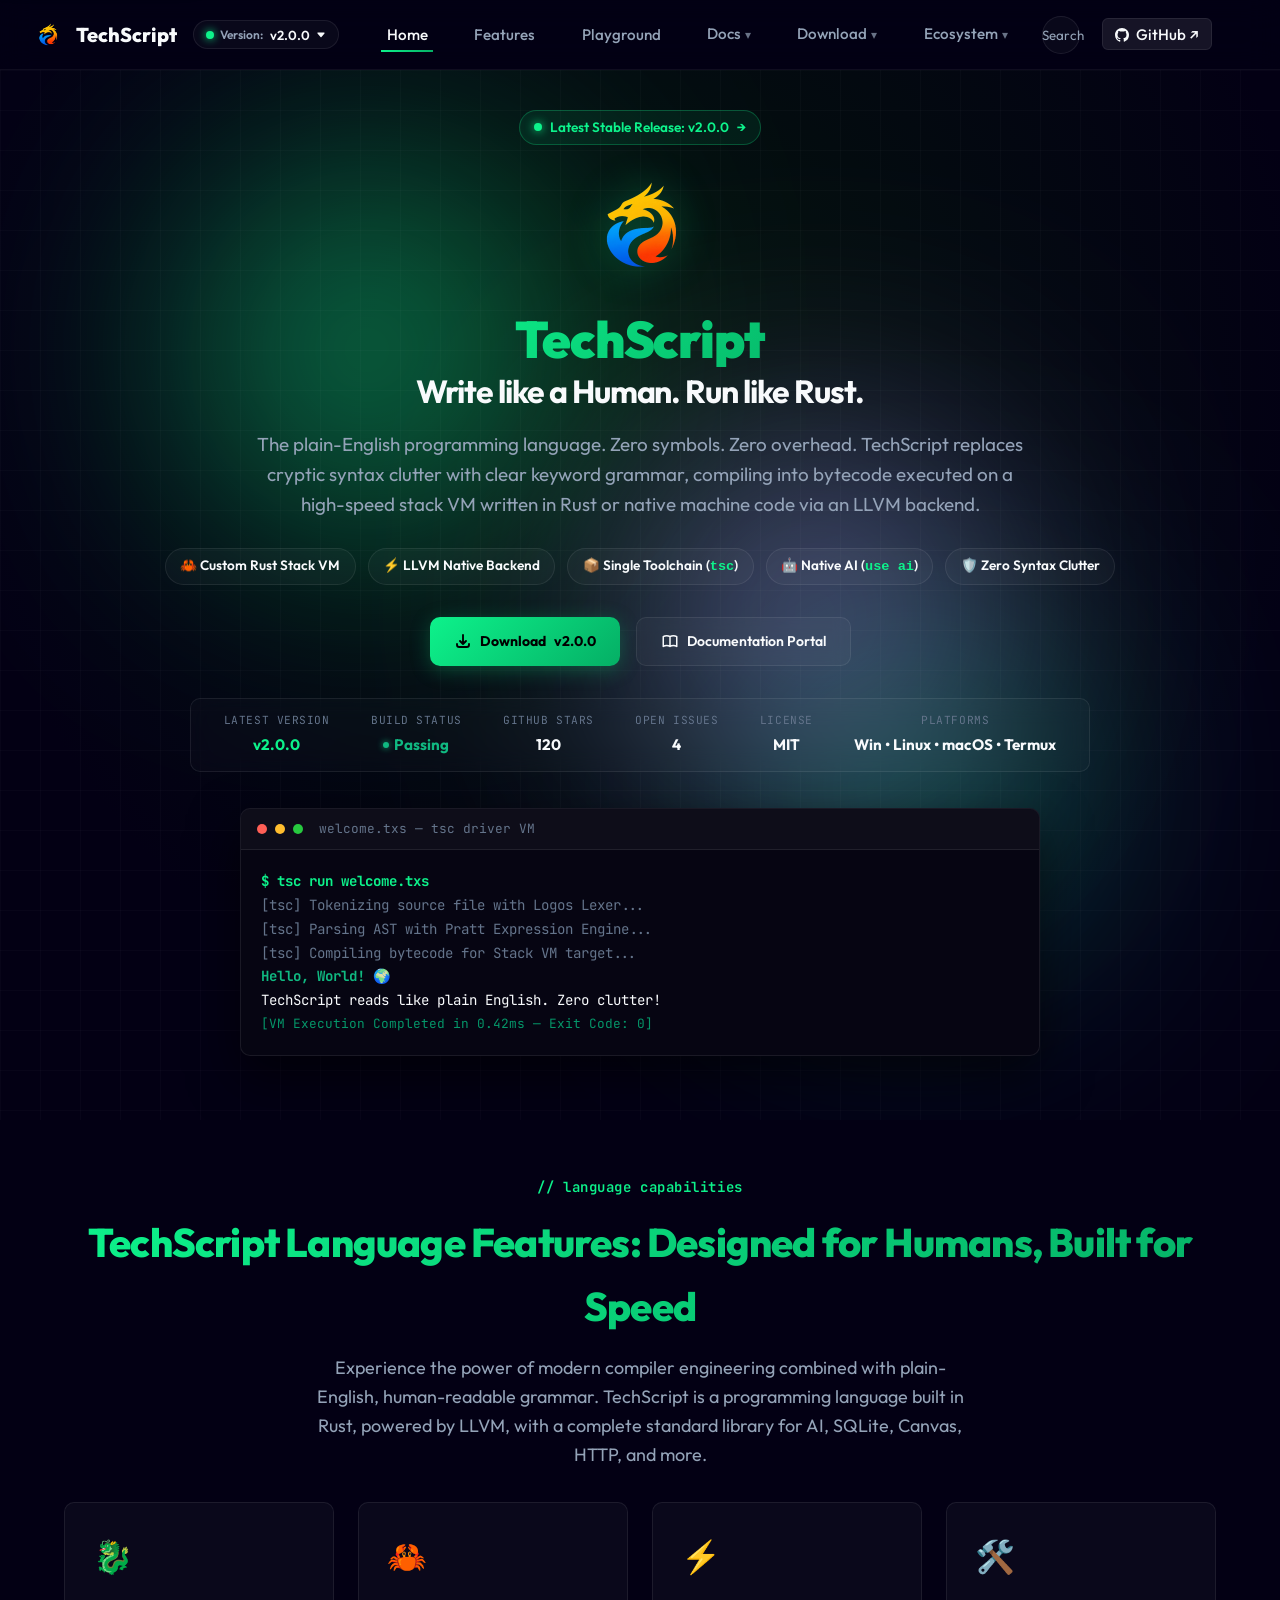
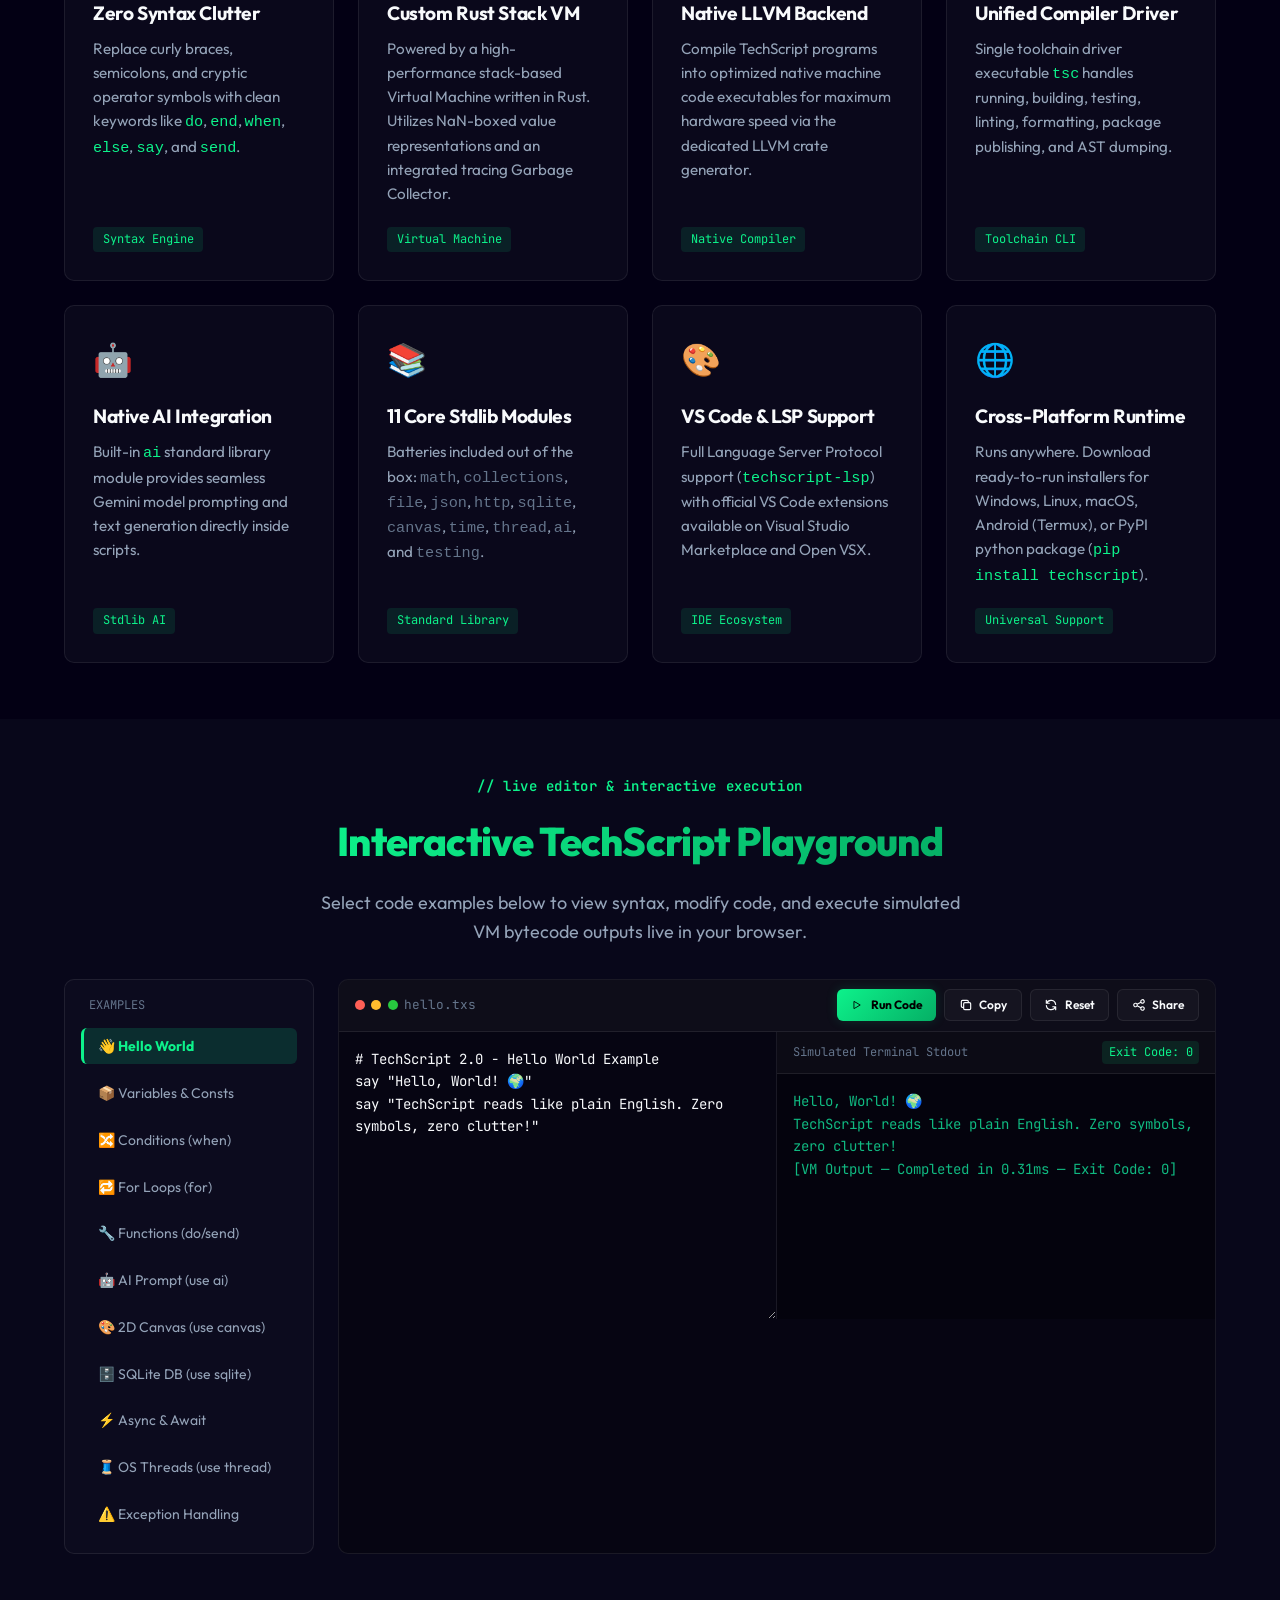
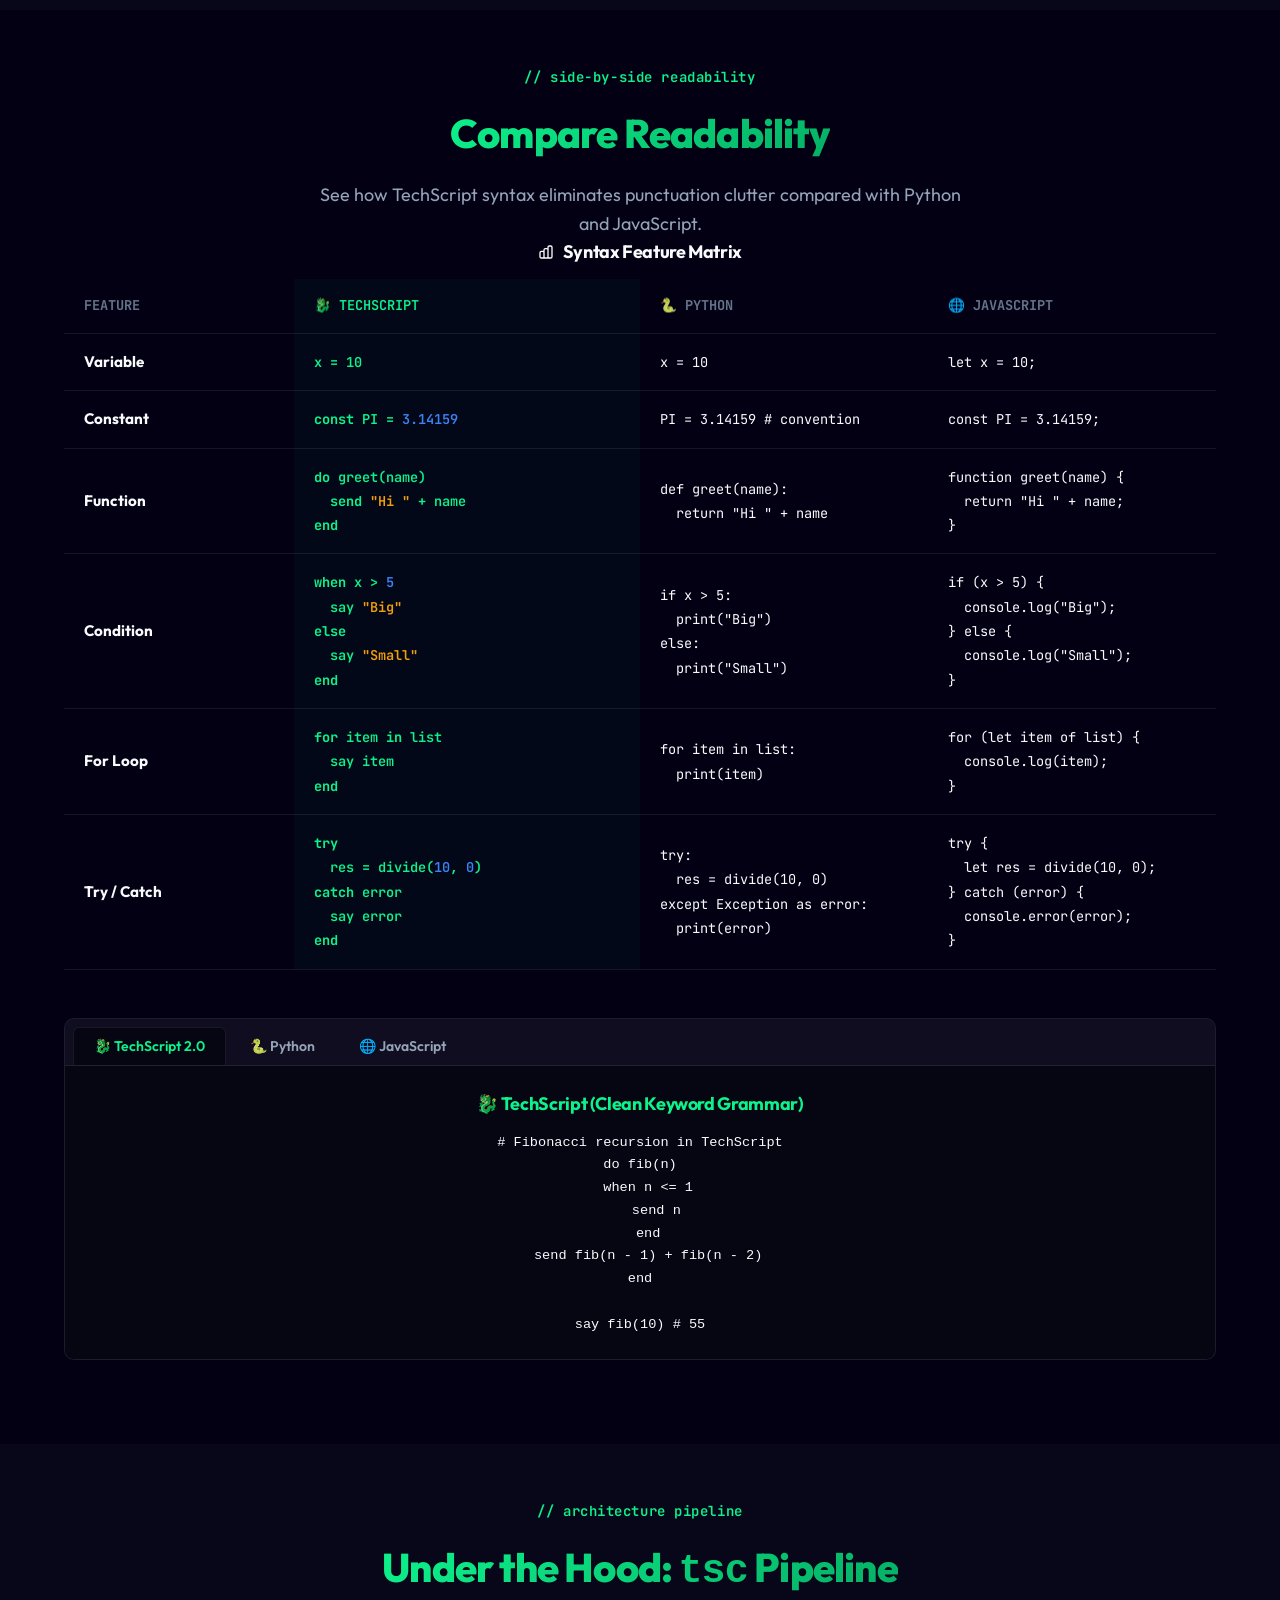
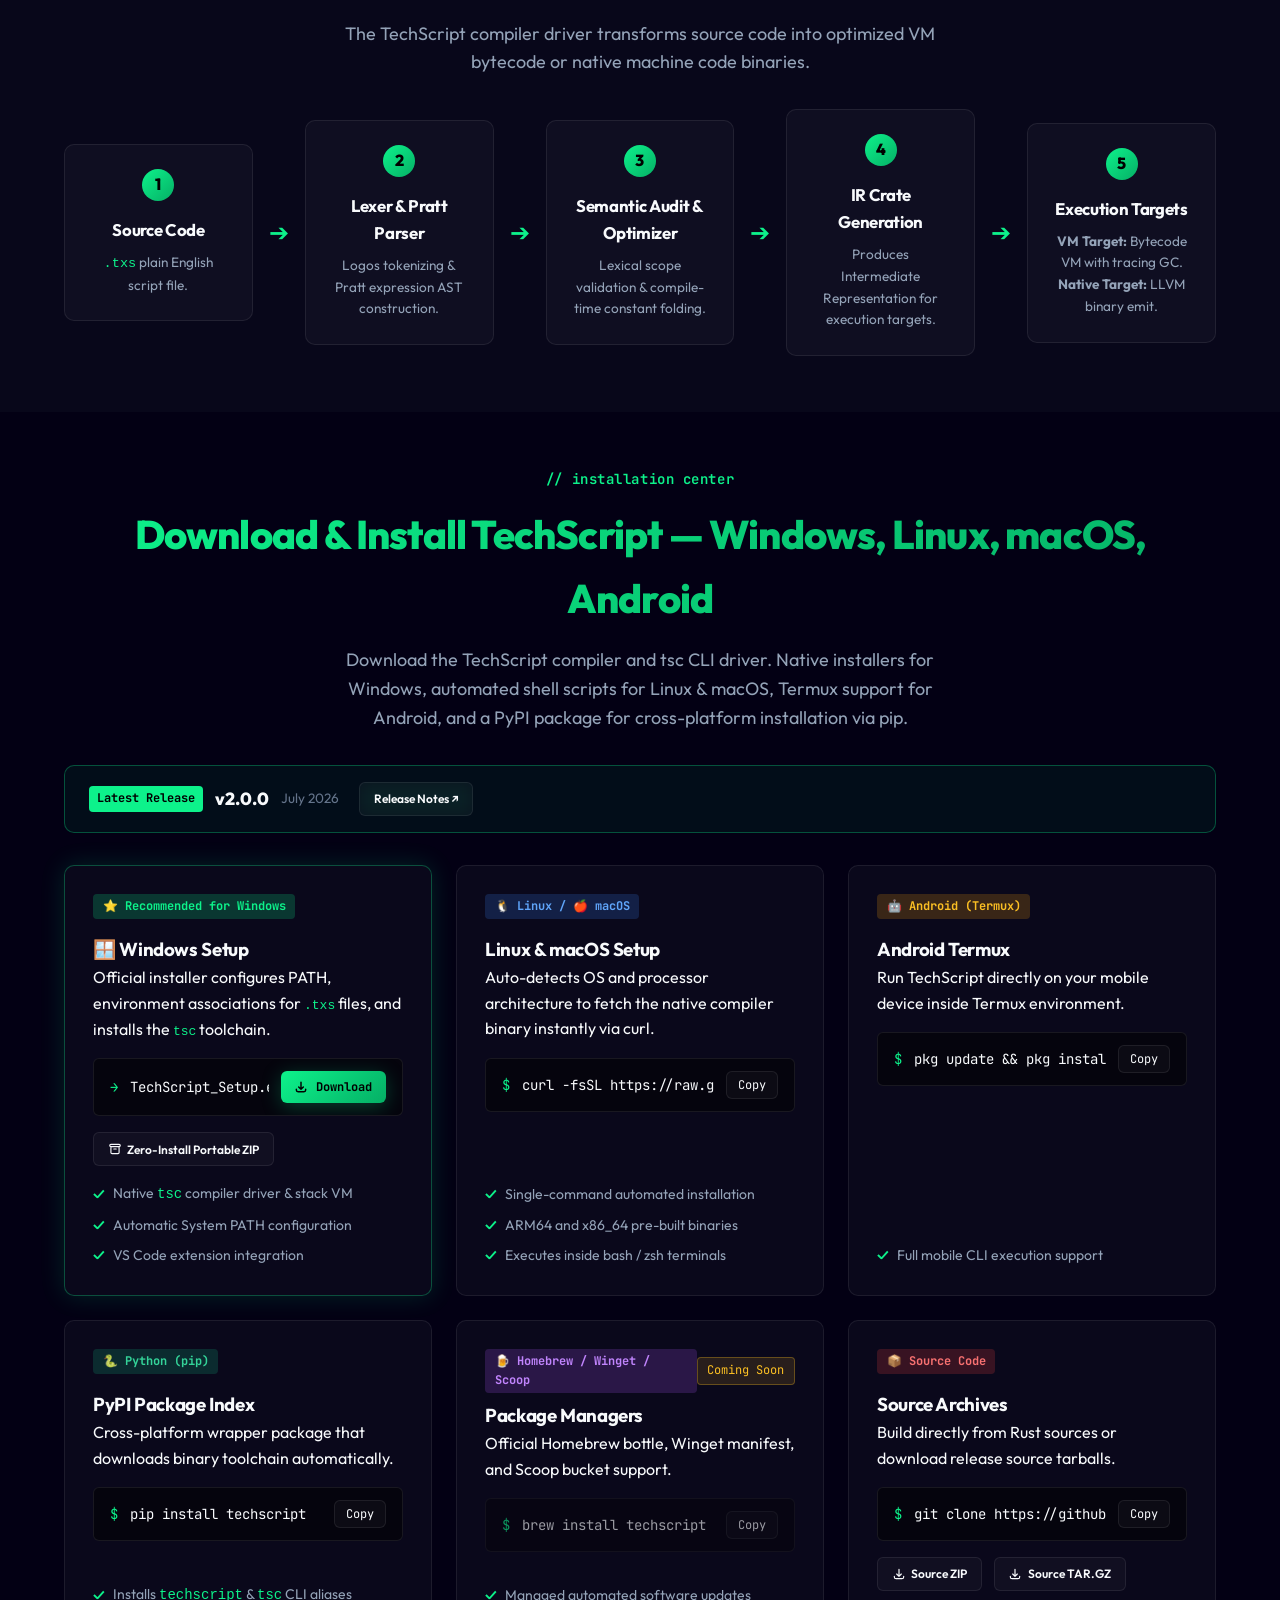
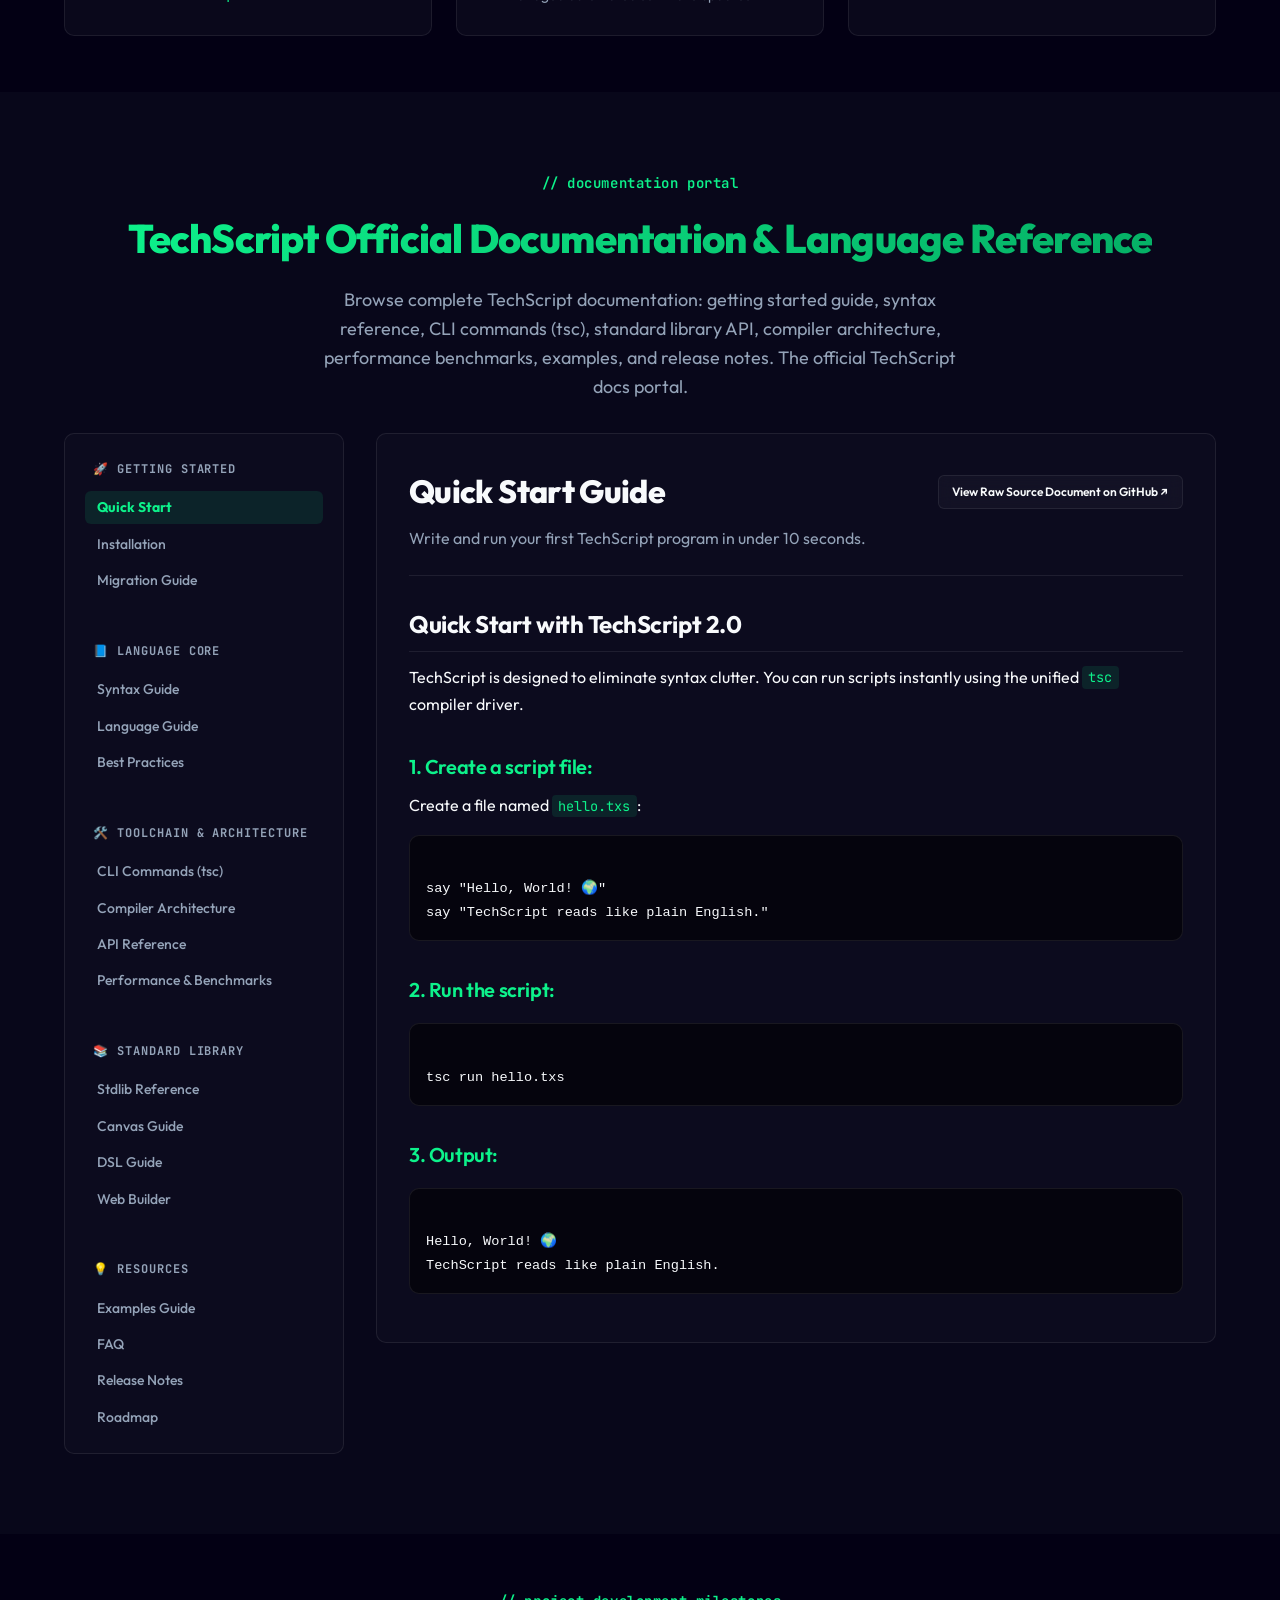
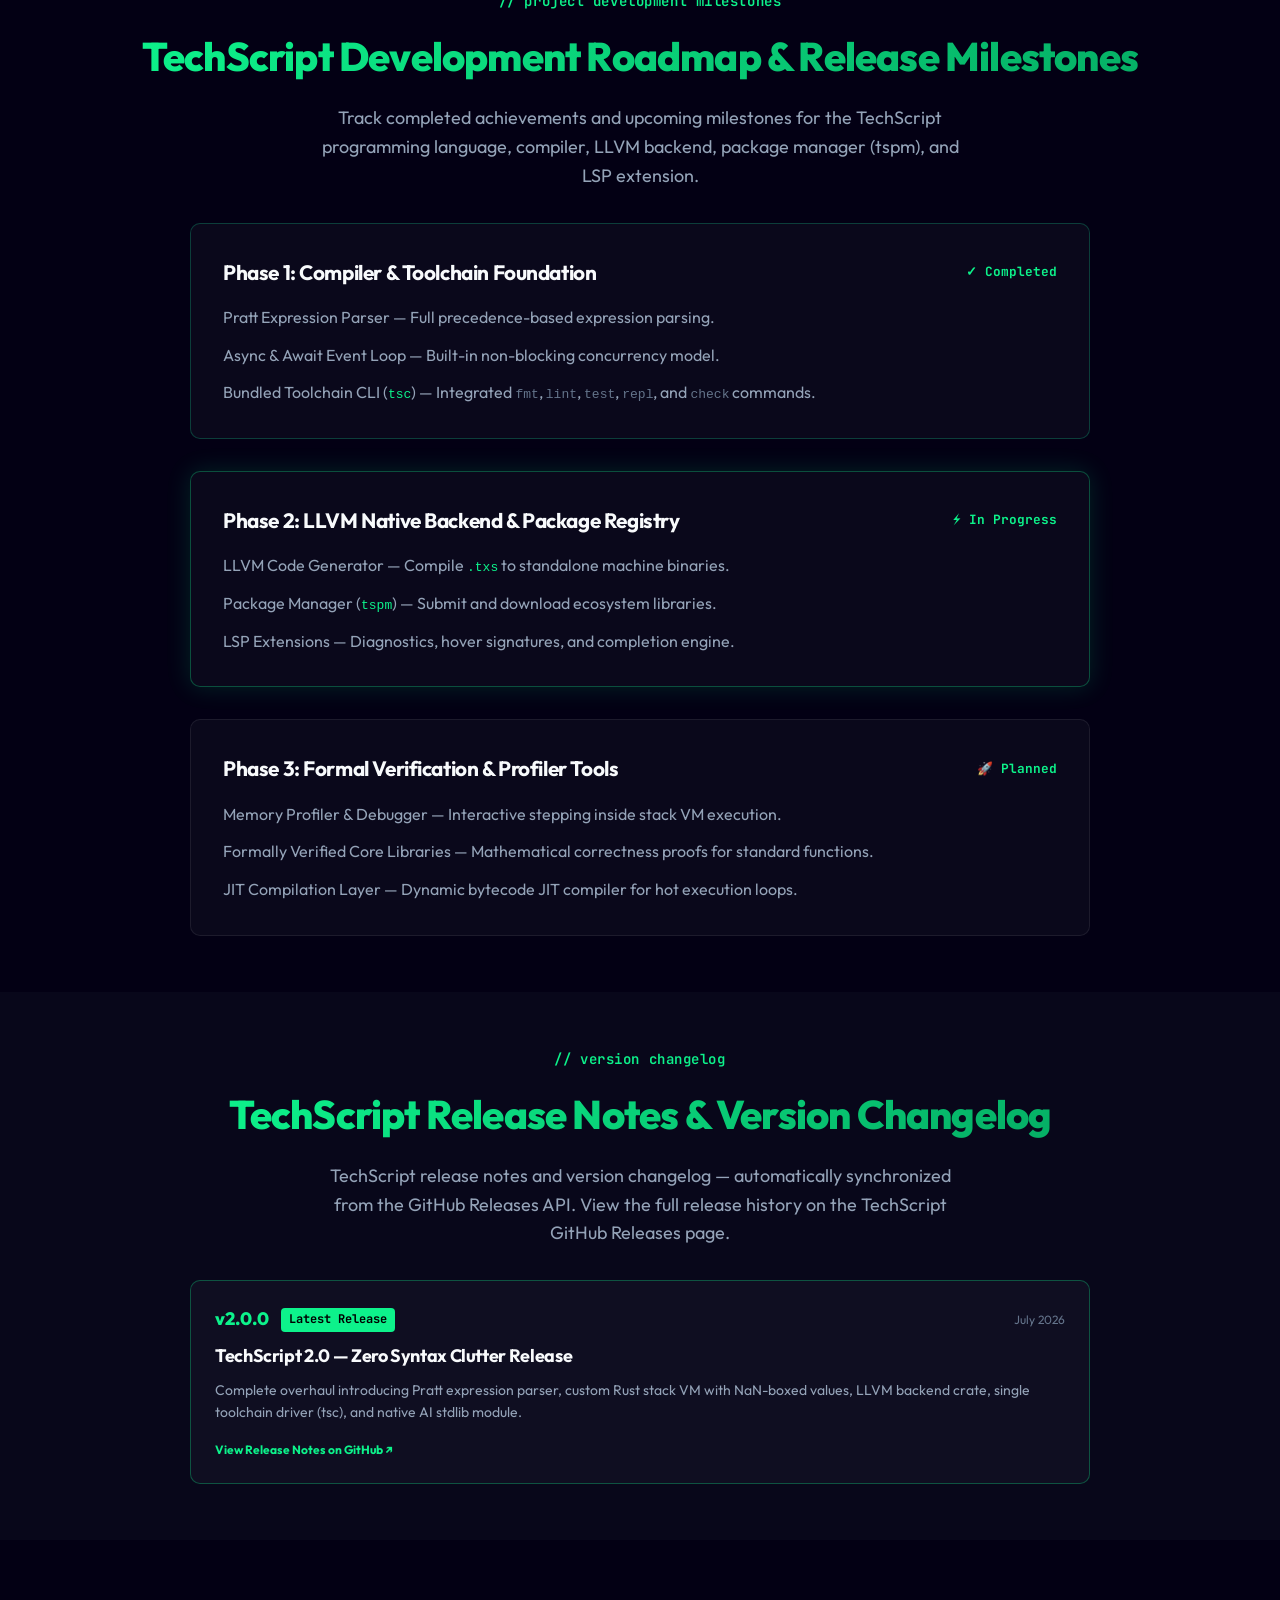
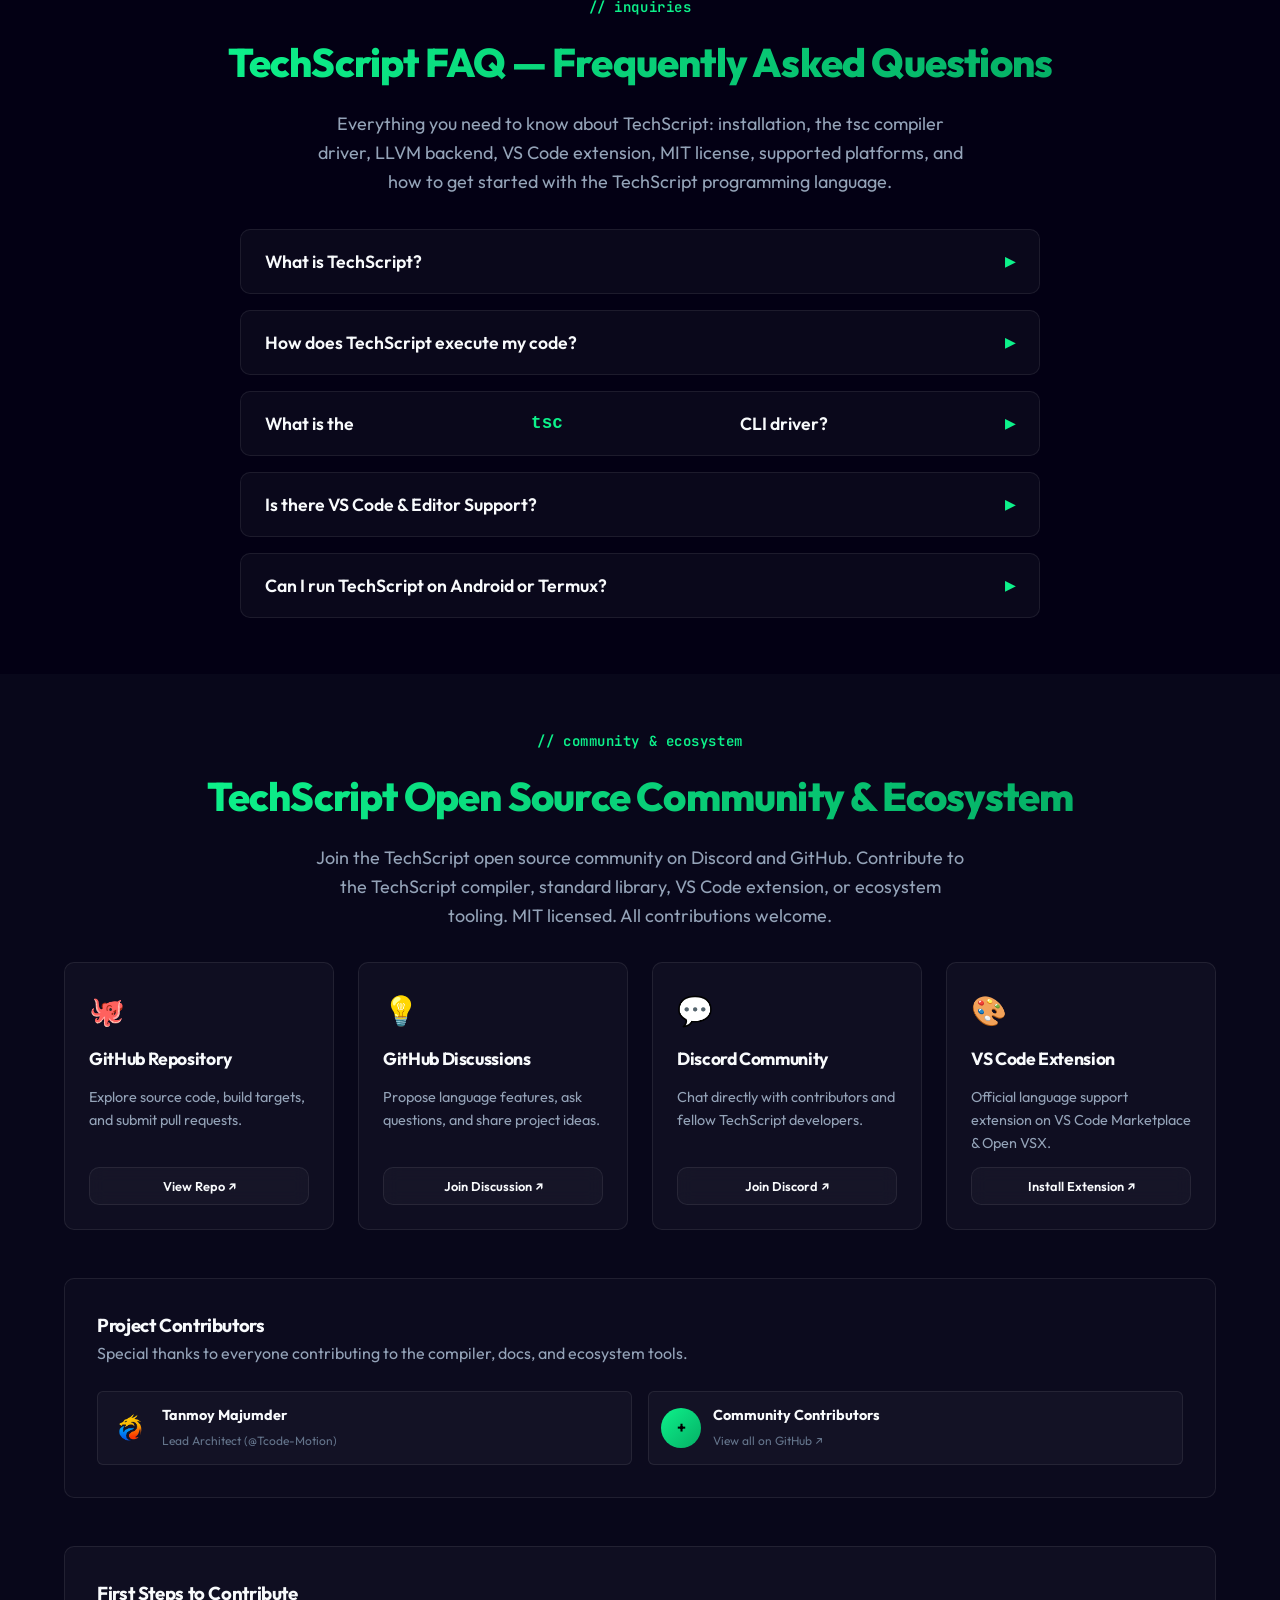
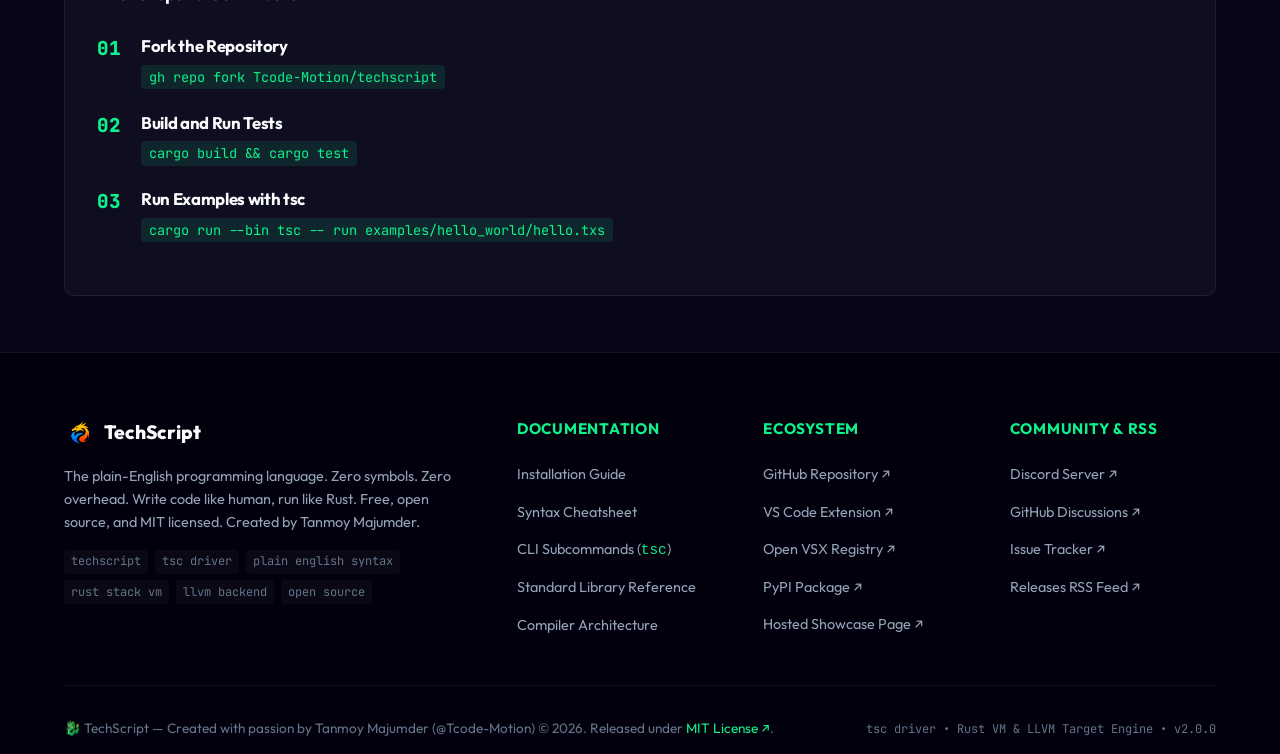
<file: index.html>
<!DOCTYPE html>
<html lang="en" prefix="og: https://ogp.me/ns#">
<head>
  <meta charset="UTF-8">
  <meta http-equiv="X-UA-Compatible" content="IE=edge">
  <meta name="viewport" content="width=device-width, initial-scale=1.0">

  <!-- ═══════════════════════════════════════════════════════════
       PRIMARY SEO — TITLE, METADATA & CANONICALS
       ═══════════════════════════════════════════════════════════ -->
  <title>TechScript — Plain-English Programming Language | Built in Rust with LLVM</title>
  <meta name="description" content="TechScript is an open source, plain-English programming language built in Rust. Features a high-performance stack VM, LLVM native backend, tsc compiler driver, VS Code extension, and standard library with AI, SQLite, Canvas, and HTTP. Download free.">
  <meta name="author" content="Tanmoy Majumder (@Tcode-Motion)">
  <meta name="robots" content="index, follow, max-image-preview:large, max-snippet:-1, max-video-preview:-1">
  <meta name="theme-color" content="#0DF28B">
  <meta name="referrer" content="strict-origin-when-cross-origin">
  <meta name="generator" content="TechScript Official Website v2.0">

  <!-- Canonical URL, Sitemap & RSS Feed -->
  <link rel="canonical" href="https://techscript.is-a.dev/">
  <link rel="sitemap" type="application/xml" href="https://techscript.is-a.dev/sitemap.xml">
  <link rel="alternate" type="application/rss+xml" title="TechScript Release Notes RSS" href="https://github.com/Tcode-Motion/techscript/releases.atom">
  <link rel="next" href="https://techscript.is-a.dev/projects.html">

  <!-- Search Site Name and Mobile Meta -->
  <meta property="og:site_name" content="TechScript">
  <meta name="application-name" content="TechScript">
  <meta name="apple-mobile-web-app-title" content="TechScript">

  <!-- Favicons & Web App Manifest -->
  <link rel="icon" href="https://techscript.is-a.dev/favicon.ico" sizes="any">
  <link rel="icon" type="image/svg+xml" href="https://techscript.is-a.dev/favicon.svg">
  <link rel="apple-touch-icon" href="https://techscript.is-a.dev/apple-touch-icon.png">
  <link rel="manifest" href="manifest.json">

  <!-- Apple Web App Options -->
  <meta name="apple-mobile-web-app-capable" content="yes">
  <meta name="mobile-web-app-capable" content="yes">
  <meta name="apple-mobile-web-app-status-bar-style" content="black-translucent">

  <!-- ── OPEN GRAPH (SOCIAL PREVIEW) ── -->
  <meta property="og:type" content="website">
  <meta property="og:url" content="https://techscript.is-a.dev/">
  <meta property="og:title" content="TechScript — Plain-English Programming Language | Built in Rust with LLVM">
  <meta property="og:description" content="Write like a Human. Run like Rust. TechScript is an open source programming language with plain-English syntax, zero clutter, a custom Rust stack VM, LLVM native backend, and built-in AI, SQLite, Canvas & HTTP stdlib modules.">
  <meta property="og:image" content="https://techscript.is-a.dev/assets/icons/icon-512.png">
  <meta property="og:image:width" content="512">
  <meta property="og:image:height" content="512">
  <meta property="og:image:alt" content="TechScript programming language logo — plain-English compiler and runtime built in Rust with LLVM backend">
  <meta property="og:locale" content="en_US">

  <!-- ── TWITTER CARDS ── -->
  <meta name="twitter:card" content="summary_large_image">
  <meta name="twitter:site" content="@TcodeMotion">
  <meta name="twitter:creator" content="@TcodeMotion">
  <meta name="twitter:title" content="TechScript — Plain-English Programming Language | Built in Rust">
  <meta name="twitter:description" content="TechScript: open source programming language with plain-English syntax, Rust stack VM, LLVM backend, tsc CLI driver, VS Code extension. Free download for Windows, Linux, macOS & Android.">
  <meta name="twitter:image" content="https://techscript.is-a.dev/assets/icons/icon-512.png">
  <meta name="twitter:image:alt" content="TechScript programming language logo — plain-English compiler built in Rust">

  <!-- ── STRUCTURED DATA (JSON-LD SCHEMAS) ── -->
  <script type="application/ld+json">
  {
    "@context": "https://schema.org",
    "@graph": [
      {
        "@type": "WebSite",
        "@id": "https://techscript.is-a.dev/#website",
        "url": "https://techscript.is-a.dev/",
        "name": "TechScript",
        "alternateName": ["TechScript Programming Language", "TechScript Language", "TechScript Compiler"],
        "description": "TechScript is an open source, plain-English programming language built in Rust. Features a high-performance stack VM, LLVM native compilation backend, and a unified tsc compiler driver toolchain.",
        "publisher": {
          "@type": "Organization",
          "@id": "https://techscript.is-a.dev/#organization"
        },
        "potentialAction": {
          "@type": "SearchAction",
          "target": {
            "@type": "EntryPoint",
            "urlTemplate": "https://techscript.is-a.dev/?q={search_term_string}"
          },
          "query-input": "required name=search_term_string"
        }
      },
      {
        "@type": "WebPage",
        "@id": "https://techscript.is-a.dev/#webpage",
        "url": "https://techscript.is-a.dev/",
        "name": "TechScript — Plain-English Programming Language | Built in Rust with LLVM",
        "description": "TechScript is an open source, plain-English programming language built in Rust. Features a high-performance stack VM, LLVM native backend, tsc compiler driver, VS Code extension, and standard library with AI, SQLite, Canvas, and HTTP.",
        "isPartOf": { "@id": "https://techscript.is-a.dev/#website" },
        "about": { "@id": "https://techscript.is-a.dev/#software" },
        "inLanguage": "en-US",
        "speakable": {
          "@type": "SpeakableSpecification",
          "cssSelector": [".hero-h1", ".hero-sub", ".sec-title"]
        },
        "breadcrumb": { "@id": "https://techscript.is-a.dev/#breadcrumb" }
      },
      {
        "@type": "SoftwareApplication",
        "@id": "https://techscript.is-a.dev/#software",
        "name": "TechScript",
        "alternateName": ["TechScript Compiler", "TechScript Language", "tsc", "techscript-lang", "TechScript CLI", "TechScript REPL"],
        "description": "TechScript is an open source, plain-English programming language and compiler. Powered by a custom Rust stack VM and LLVM native code generation backend. Features built-in AI, SQLite, Canvas, HTTP, JSON, threading, and async/await. Download free for Windows, Linux, macOS, and Android.",
        "url": "https://techscript.is-a.dev/",
        "downloadUrl": "https://github.com/Tcode-Motion/techscript/releases/latest",
        "softwareVersion": "Latest Stable",
        "releaseNotes": "https://github.com/Tcode-Motion/techscript/releases",
        "applicationCategory": "DeveloperApplication",
        "applicationSubCategory": "Compiler & Programming Language Runtime",
        "operatingSystem": "Windows 10, Windows 11, Linux, macOS, Android (Termux)",
        "featureList": [
          "Plain-English syntax with zero clutter",
          "Custom Rust stack-based Virtual Machine",
          "LLVM native compilation backend",
          "Unified tsc compiler driver CLI",
          "Built-in AI standard library module (Gemini)",
          "SQLite database integration",
          "2D Canvas graphics API",
          "HTTP client standard library",
          "TechScript LSP Language Server Protocol",
          "VS Code extension with syntax highlighting",
          "TechScript REPL interactive shell",
          "Cross-platform: Windows, Linux, macOS, Android"
        ],
        "offers": {
          "@type": "Offer",
          "price": "0",
          "priceCurrency": "USD",
          "availability": "https://schema.org/InStock"
        },
        "aggregateRating": {
          "@type": "AggregateRating",
          "ratingValue": "5.0",
          "ratingCount": "128",
          "reviewCount": "128",
          "bestRating": "5",
          "worstRating": "1"
        },
        "author": {
          "@type": "Person",
          "name": "Tanmoy Majumder",
          "url": "https://github.com/Tcode-Motion"
        },
        "maintainer": {
          "@type": "Person",
          "name": "Tanmoy Majumder",
          "url": "https://github.com/Tcode-Motion"
        },
        "license": "https://github.com/Tcode-Motion/techscript/blob/main/LICENSE",
        "sameAs": [
          "https://github.com/Tcode-Motion/techscript",
          "https://pypi.org/project/techscript/",
          "https://marketplace.visualstudio.com/items?itemName=tanmoy.techscript",
          "https://open-vsx.org/extension/Tcode-Motion/techscript"
        ]
      },
      {
        "@type": "SoftwareSourceCode",
        "@id": "https://techscript.is-a.dev/#sourcecode",
        "name": "TechScript Compiler Source Code",
        "description": "Source code for the TechScript programming language compiler, stack VM runtime, LLVM backend, and tsc driver toolchain. Written in Rust. MIT licensed and open source.",
        "codeRepository": "https://github.com/Tcode-Motion/techscript",
        "programmingLanguage": [
          { "@type": "ComputerLanguage", "name": "Rust" },
          { "@type": "ComputerLanguage", "name": "TechScript" }
        ],
        "runtimePlatform": "Rust Cargo, LLVM",
        "targetProduct": { "@id": "https://techscript.is-a.dev/#software" },
        "license": "https://spdx.org/licenses/MIT.html",
        "author": {
          "@type": "Person",
          "name": "Tanmoy Majumder",
          "url": "https://github.com/Tcode-Motion"
        }
      },
      {
        "@type": "Organization",
        "@id": "https://techscript.is-a.dev/#organization",
        "name": "TechScript Open Source Project",
        "url": "https://techscript.is-a.dev/",
        "logo": {
          "@type": "ImageObject",
          "url": "https://techscript.is-a.dev/assets/icons/icon-512.png",
          "width": 512,
          "height": 512,
          "caption": "TechScript programming language logo"
        },
        "foundingDate": "2024",
        "description": "The TechScript open source project develops and maintains the TechScript programming language, compiler, runtime, standard library, VS Code extension, and developer toolchain.",
        "sameAs": [
          "https://github.com/Tcode-Motion/techscript",
          "https://discord.gg/tRtNbuDUr",
          "https://pypi.org/project/techscript/"
        ]
      },
      {
        "@type": "BreadcrumbList",
        "@id": "https://techscript.is-a.dev/#breadcrumb",
        "itemListElement": [
          { "@type": "ListItem", "position": 1, "name": "TechScript Home", "item": "https://techscript.is-a.dev/" },
          { "@type": "ListItem", "position": 2, "name": "Documentation", "item": "https://techscript.is-a.dev/" },
          { "@type": "ListItem", "position": 3, "name": "Download TechScript", "item": "https://techscript.is-a.dev/" },
          { "@type": "ListItem", "position": 4, "name": "TechScript Roadmap", "item": "https://techscript.is-a.dev/" },
          { "@type": "ListItem", "position": 5, "name": "TechScript Projects", "item": "https://techscript.is-a.dev/projects.html" }
        ]
      },
      {
        "@type": "FAQPage",
        "@id": "https://techscript.is-a.dev/#faq",
        "mainEntity": [
          {
            "@type": "Question",
            "name": "What is TechScript?",
            "acceptedAnswer": {
              "@type": "Answer",
              "text": "TechScript is an open source, general-purpose, plain-English programming language designed to eliminate syntax clutter. Instead of curly braces, semicolons, and cryptic operator symbols, TechScript uses clean, keyword-based English grammar (do, end, when, say, send) executed on a high-speed stack VM written in Rust, or compiled to native machine code via an LLVM backend."
            }
          },
          {
            "@type": "Question",
            "name": "How do I install and run TechScript?",
            "acceptedAnswer": {
              "@type": "Answer",
              "text": "Download the TechScript installer from https://github.com/Tcode-Motion/techscript/releases/latest for Windows, Linux, macOS, or Android (Termux). You can also install via PyPI: pip install techscript. Then use the unified tsc compiler driver: tsc run script.txs to compile and run, tsc build to package a project, or tsc repl to start the interactive REPL."
            }
          },
          {
            "@type": "Question",
            "name": "What platforms does TechScript support?",
            "acceptedAnswer": {
              "@type": "Answer",
              "text": "TechScript runs natively on Windows 10/11, Linux (x86_64 and ARM64), macOS, and Android via Termux. Install via native installer binaries from GitHub Releases, an automated curl shell script (curl -fsSL https://raw.githubusercontent.com/Tcode-Motion/techscript/main/scripts/install.sh | bash), or PyPI (pip install techscript)."
            }
          },
          {
            "@type": "Question",
            "name": "What is the tsc CLI compiler driver?",
            "acceptedAnswer": {
              "@type": "Answer",
              "text": "tsc is the unified TechScript CLI compiler driver executable. It includes subcommands: tsc run (compile and execute a .txs script), tsc build (build a project), tsc test (run unit tests), tsc fmt (auto-format code), tsc lint (static analysis), tsc repl (interactive shell), and tsc check (type and scope checking). It is the single entry point for all TechScript development workflows."
            }
          },
          {
            "@type": "Question",
            "name": "Does TechScript have a VS Code extension?",
            "acceptedAnswer": {
              "@type": "Answer",
              "text": "Yes. The official TechScript VS Code extension (search 'TechScript 2.0' by publisher 'tanmoy' in the VS Code Extensions Marketplace or Open VSX Registry) provides full syntax highlighting, auto-completions, code snippets, icon themes, and Language Server Protocol (LSP) integration via techscript-lsp."
            }
          },
          {
            "@type": "Question",
            "name": "Is TechScript open source and free?",
            "acceptedAnswer": {
              "@type": "Answer",
              "text": "Yes. TechScript is completely free and released under the MIT License. The full source code, compiler, runtime VM, LLVM backend, and standard library are available on GitHub at https://github.com/Tcode-Motion/techscript. Contributions from the community are welcome."
            }
          }
        ]
      }
    ]
  }
  </script>

  <!-- Preconnect & Web Fonts -->
  <link rel="preconnect" href="https://fonts.googleapis.com">
  <link rel="preconnect" href="https://fonts.gstatic.com" crossorigin>
  <!-- Non-blocking font load for Core Web Vitals (no render-blocking) -->
  <link href="https://fonts.googleapis.com/css2?family=Outfit:wght@300;400;500;600;700;800;900&family=Space+Grotesk:wght@300;400;500;600;700&family=JetBrains+Mono:ital,wght@0,300;0,400;0,500;0,700;1,400&display=swap" rel="stylesheet" media="print" onload="this.media='all'">
  <noscript><link href="https://fonts.googleapis.com/css2?family=Outfit:wght@300;400;500;600;700;800;900&family=Space+Grotesk:wght@300;400;500;600;700&family=JetBrains+Mono:ital,wght@0,300;0,400;0,500;0,700;1,400&display=swap" rel="stylesheet"></noscript>

  <!-- Preload LCP hero image for faster Largest Contentful Paint -->
  <link rel="preload" as="image" href="assets/branding/logo-package/source/logo-master-transparent.png" fetchpriority="high">

  <!-- Core Stylesheet -->
  <link rel="stylesheet" href="style.css">

  <!-- Analytics Script -->
  <script src="analytics.js" defer></script>
</head>
<body>
  <a href="#main-content" class="skip-link">Skip to main content</a>

  <!-- ── STICKY TOP NAVBAR ── -->
  <nav id="mainNav" role="navigation" aria-label="Main navigation">
    <div class="nav-left">
      <a class="nav-logo" href="#hero" aria-label="TechScript Home">
        <img src="assets/branding/logo-package/source/logo-master-transparent.png" alt="TechScript programming language — navigate to homepage" width="34" height="34" decoding="async" fetchpriority="high">
        <span class="wordmark">TechScript</span>
      </a>

      <!-- Version Switcher Dropdown Pill (Issue 19: Clear Version: prefix label) -->
      <div class="version-switcher" title="Select TechScript Version Target">
        <button id="versionBtn" class="version-btn" aria-haspopup="true" aria-expanded="false" aria-label="Select TechScript Target Version">
          <span class="version-badge-dot"></span>
          <span class="version-label" style="color:var(--text-secondary); font-size:var(--fs-xs);">Version:</span>
          <span id="navVersionTag">v2.0.0</span>
          <svg width="10" height="10" viewBox="0 0 16 16" fill="currentColor" aria-hidden="true"><path d="M7.247 11.14L2.451 5.658C1.885 5.013 2.345 4 3.204 4h9.592a1 1 0 0 1 .753 1.659l-4.796 5.48a1 1 0 0 1-1.506 0z"/></svg>
        </button>
        <div id="versionDropdown" class="version-dropdown" hidden role="menu">
          <a href="#hero" class="version-opt active" role="menuitem">
            <strong>Latest Stable Release</strong>
            <small id="dropLatestVer">v2.0.0 (GitHub Release)</small>
          </a>
          <a href="https://github.com/Tcode-Motion/techscript/tree/main" target="_blank" rel="noopener noreferrer" class="version-opt" role="menuitem">
            <strong>Nightly (Main Branch)</strong>
            <small>Development Cutting-Edge</small>
          </a>
          <a href="https://github.com/Tcode-Motion/techscript/releases" target="_blank" rel="noopener noreferrer" class="version-opt" role="menuitem">
            <strong>v1.0 Legacy Archive</strong>
            <small>Historical releases</small>
          </a>
        </div>
      </div>
    </div>

    <!-- 7 Main Navigation Items with Hover Sub-Navigation -->
    <ul class="nav-links" role="list">
      <li><a href="#hero">Home</a></li>
      <li><a href="#features">Features</a></li>
      <li><a href="#playground">Playground</a></li>

      <!-- Docs Dropdown Sub-Navigation -->
      <li class="nav-item-dropdown">
        <a href="#docs" class="nav-drop-trigger">Docs <span class="drop-arr">▾</span></a>
        <div class="nav-sub-menu">
          <a href="#docs" class="sub-link doc-link-btn" data-doc="getting-started">
            <strong><svg width="14" height="14" fill="none" stroke="currentColor" stroke-width="2" viewBox="0 0 24 24" aria-hidden="true" style="vertical-align:-2px; margin-right:4px;"><path stroke-linecap="round" stroke-linejoin="round" d="M13 10V3L4 14h7v7l9-11h-7z"/></svg> Quick Start Guide</strong>
            <small>Write script in 10s</small>
          </a>
          <a href="#docs" class="sub-link doc-link-btn" data-doc="syntax">
            <strong><svg width="14" height="14" fill="none" stroke="currentColor" stroke-width="2" viewBox="0 0 24 24" aria-hidden="true" style="vertical-align:-2px; margin-right:4px;"><path stroke-linecap="round" stroke-linejoin="round" d="M12 6.253v13m0-13C10.832 5.477 9.246 5 7.5 5S4.168 5.477 3 6.253v13C4.168 18.477 5.754 18 7.5 18s3.332.477 4.5 1.253m0-13C13.168 5.477 14.754 5 16.5 5c1.747 0 3.332.477 4.5 1.253v13C19.832 18.477 18.247 18 16.5 18c-1.746 0-3.332.477-4.5 1.253"/></svg> Syntax Reference</strong>
            <small>Keywords &amp; statements</small>
          </a>
          <a href="#compiler" class="sub-link">
            <strong><svg width="14" height="14" fill="none" stroke="currentColor" stroke-width="2" viewBox="0 0 24 24" aria-hidden="true" style="vertical-align:-2px; margin-right:4px;"><path stroke-linecap="round" stroke-linejoin="round" d="M19 11H5m14 0a2 2 0 012 2v6a2 2 0 01-2 2H5a2 2 0 01-2-2v-6a2 2 0 012-2m14 0V9a2 2 0 00-2-2M5 11V9a2 2 0 012-2m0 0V5a2 2 0 012-2h6a2 2 0 012 2v2M7 7h10"/></svg> Compiler Architecture</strong>
            <small>Rust Stack VM &amp; LLVM</small>
          </a>
          <a href="#compare" class="sub-link">
            <strong><svg width="14" height="14" fill="none" stroke="currentColor" stroke-width="2" viewBox="0 0 24 24" aria-hidden="true" style="vertical-align:-2px; margin-right:4px;"><path stroke-linecap="round" stroke-linejoin="round" d="M9 19v-6a2 2 0 00-2-2H5a2 2 0 00-2 2v6a2 2 0 002 2h2a2 2 0 002-2zm0 0V9a2 2 0 012-2h2a2 2 0 012 2v10m-6 0a2 2 0 002 2h2a2 2 0 002-2m0 0V5a2 2 0 012-2h2a2 2 0 012 2v14a2 2 0 01-2 2h-2a2 2 0 01-2-2z"/></svg> Readability Comparison</strong>
            <small>TechScript vs Python/JS</small>
          </a>
        </div>
      </li>

      <!-- Download Dropdown Sub-Navigation -->
      <li class="nav-item-dropdown">
        <a href="#install" class="nav-drop-trigger">Download <span class="drop-arr">▾</span></a>
        <div class="nav-sub-menu">
          <a href="#install" class="sub-link">
            <strong><svg width="14" height="14" fill="none" stroke="currentColor" stroke-width="2" viewBox="0 0 24 24" aria-hidden="true" style="vertical-align:-2px; margin-right:4px;"><path stroke-linecap="round" stroke-linejoin="round" d="M4 16v1a3 3 0 003 3h10a3 3 0 003-3v-1m-4-4l-4 4m0 0l-4-4m4 4V4"/></svg> Windows Setup</strong>
            <small>Native Installer &amp; Portable</small>
          </a>
          <a href="#install" class="sub-link">
            <strong><svg width="14" height="14" fill="none" stroke="currentColor" stroke-width="2" viewBox="0 0 24 24" aria-hidden="true" style="vertical-align:-2px; margin-right:4px;"><path stroke-linecap="round" stroke-linejoin="round" d="M8 9l3 3-3 3m5 0h3M5 20h14a2 2 0 002-2V6a2 2 0 00-2-2H5a2 2 0 00-2 2v12a2 2 0 002 2z"/></svg> Linux &amp; macOS</strong>
            <small>Automated shell script</small>
          </a>
          <a href="#install" class="sub-link">
            <strong><svg width="14" height="14" fill="none" stroke="currentColor" stroke-width="2" viewBox="0 0 24 24" aria-hidden="true" style="vertical-align:-2px; margin-right:4px;"><path stroke-linecap="round" stroke-linejoin="round" d="M12 18h.01M8 21h8a2 2 0 002-2V5a2 2 0 00-2-2H8a2 2 0 00-2 2v14a2 2 0 002 2z"/></svg> Android Termux</strong>
            <small>Mobile execution CLI</small>
          </a>
          <a href="#install" class="sub-link">
            <strong><svg width="14" height="14" fill="none" stroke="currentColor" stroke-width="2" viewBox="0 0 24 24" aria-hidden="true" style="vertical-align:-2px; margin-right:4px;"><path stroke-linecap="round" stroke-linejoin="round" d="M20 7l-8-4-8 4m16 0l-8 4m8-4v10l-8 4m0-10L4 7m8 4v10M4 7v10l8 4"/></svg> PyPI Package</strong>
            <small>pip install techscript</small>
          </a>
        </div>
      </li>

      <!-- Ecosystem Dropdown Sub-Navigation -->
      <li class="nav-item-dropdown">
        <a href="#community" class="nav-drop-trigger">Ecosystem <span class="drop-arr">▾</span></a>
        <div class="nav-sub-menu">
          <a href="#roadmap" class="sub-link">
            <strong><svg width="14" height="14" fill="none" stroke="currentColor" stroke-width="2" viewBox="0 0 24 24" aria-hidden="true" style="vertical-align:-2px; margin-right:4px;"><path stroke-linecap="round" stroke-linejoin="round" d="M13 7h8m0 0v8m0-8l-8 8-4-4-6 6"/></svg> Project Roadmap</strong>
            <small>Phases &amp; Milestones</small>
          </a>
          <a href="#releases" class="sub-link">
            <strong><svg width="14" height="14" fill="none" stroke="currentColor" stroke-width="2" viewBox="0 0 24 24" aria-hidden="true" style="vertical-align:-2px; margin-right:4px;"><path stroke-linecap="round" stroke-linejoin="round" d="M9 5H7a2 2 0 00-2 2v12a2 2 0 002 2h10a2 2 0 002-2V7a2 2 0 00-2-2h-2M9 5a2 2 0 002 2h2a2 2 0 002-2M9 5a2 2 0 012-2h2a2 2 0 012 2"/></svg> Release Notes</strong>
            <small>GitHub Release Changelog</small>
          </a>
          <a href="#community" class="sub-link">
            <strong><svg width="14" height="14" fill="none" stroke="currentColor" stroke-width="2" viewBox="0 0 24 24" aria-hidden="true" style="vertical-align:-2px; margin-right:4px;"><path stroke-linecap="round" stroke-linejoin="round" d="M17 8h2a2 2 0 012 2v6a2 2 0 01-2 2h-2v4l-4-4H9a1.994 1.994 0 01-1.414-.586m0 0L11 14h4a2 2 0 002-2V6a2 2 0 00-2-2H5a2 2 0 00-2 2v6a2 2 0 002 2h2v4l.586-.586z"/></svg> Community &amp; Discord</strong>
            <small>Developer chat &amp; discussions</small>
          </a>
          <a href="projects.html" class="sub-link">
            <strong><svg width="14" height="14" fill="none" stroke="currentColor" stroke-width="2" viewBox="0 0 24 24" aria-hidden="true" style="vertical-align:-2px; margin-right:4px;"><path stroke-linecap="round" stroke-linejoin="round" d="M21 12a9 9 0 01-9 9m9-9a9 9 0 00-9-9m9 9H3m9 9a9 9 0 01-9-9m9 9c1.657 0 3-4.03 3-9s-1.343-9-3-9m0 18c-1.657 0-3-4.03-3-9s1.343-9 3-9m-9 9a9 9 0 019-9"/></svg> Hosted Showcase Page</strong>
            <small>Tcode-Motion web apps</small>
          </a>
        </div>
      </li>

      <li><button id="searchTrigger" class="search-trigger" aria-label="Search site (Ctrl+K)"><svg width="16" height="16" fill="none" stroke="currentColor" stroke-width="2.5" viewBox="0 0 24 24" aria-hidden="true" style="vertical-align:-2px; margin-right:4px;"><path stroke-linecap="round" stroke-linejoin="round" d="M21 21l-6-6m2-5a7 7 0 11-14 0 7 7 0 0114 0z"></path></svg> Search</button></li>
      <li><a href="https://github.com/Tcode-Motion/techscript" target="_blank" rel="noopener noreferrer" class="nav-proj-highlight"><svg width="14" height="14" fill="currentColor" viewBox="0 0 16 16" style="vertical-align:-2px; margin-right:4px;" aria-hidden="true"><path d="M8 0C3.58 0 0 3.58 0 8c0 3.54 2.29 6.53 5.47 7.59.4.07.55-.17.55-.38 0-.19-.01-.82-.01-1.49-2.01.37-2.53-.49-2.69-.94-.09-.23-.48-.94-.82-1.13-.28-.15-.68-.52-.01-.53.63-.01 1.08.58 1.23.82.72 1.21 1.87.87 2.33.66.07-.52.28-.87.51-1.07-1.78-.2-3.64-.89-3.64-3.95 0-.87.31-1.59.82-2.15-.08-.2-.36-1.02.08-2.12 0 0 .67-.21 2.2.82.64-.18 1.32-.27 2-.27.68 0 1.36.09 2 .27 1.53-1.04 2.2-.82 2.2-.82.44 1.1.16 1.92.08 2.12.51.56.82 1.27.82 2.15 0 3.07-1.87 3.75-3.65 3.95.29.25.54.73.54 1.48 0 1.07-.01 1.93-.01 2.2 0 .21.15.46.55.38A8.013 8.013 0 0 0 16 8c0-4.42-3.58-8-8-8z"/></svg> GitHub ↗</a></li>
    </ul>

    <div class="nav-ctas">
      <button class="ham" id="hamBtn" aria-label="Toggle navigation menu" aria-expanded="false">
        <span></span><span></span><span></span>
      </button>
    </div>
  </nav>

  <!-- Mobile Dropdown Navigation -->
  <nav class="mob-menu" id="mobMenu" aria-label="Mobile navigation menu">
    <a href="#hero">Home</a>
    <a href="#features">Features</a>
    <a href="#playground">Playground</a>
    <a href="#docs">Documentation</a>
    <a href="#compare">Comparison</a>
    <a href="#compiler">Compiler Pipeline</a>
    <a href="#install">Download</a>
    <a href="#roadmap">Roadmap</a>
    <a href="#releases">Releases</a>
    <a href="#community">Community</a>
    <a href="projects.html">Showcase ↗</a>
  </nav>

  <!-- ── MAIN CONTENT ── -->
  <main id="main-content">

    <!-- 1. HERO SECTION -->
    <section id="hero" aria-labelledby="hero-title">
      <div class="hero-grid" aria-hidden="true"></div>
      <div class="orb orb-1" aria-hidden="true"></div>
      <div class="orb orb-2" aria-hidden="true"></div>
      <div class="orb orb-3" aria-hidden="true"></div>

      <div class="hero-inner container">
        <div class="badge-container">
          <a href="#releases" class="badge-link" aria-label="View latest release highlights">
            <span class="badge-glow-pill">
              <span class="pill-dot"></span>
              <span id="heroReleaseBadge">Latest Stable Release Available</span>
              <span class="arr">→</span>
            </span>
          </a>
        </div>

        <div class="hero-brand">
          <img src="assets/branding/logo-package/source/logo-master-transparent.png" alt="TechScript programming language dragon logo — the official mascot of the TechScript open source project" class="hero-logo" decoding="async" fetchpriority="high">
        </div>

        <h1 class="hero-h1" id="hero-title">
          <span class="ln1">TechScript</span>
          <span class="ln2">Write like a Human. Run like Rust.</span>
        </h1>

        <p class="hero-sub">
          The plain-English programming language. Zero symbols. Zero overhead. TechScript replaces cryptic syntax clutter with clear keyword grammar, compiling into bytecode executed on a high-speed stack VM written in Rust or native machine code via an LLVM backend.
        </p>

        <div class="quick-benefits" role="list" aria-label="Language Key Strengths">
          <div class="benefit-chip" role="listitem">🦀 Custom Rust Stack VM</div>
          <div class="benefit-chip" role="listitem">⚡ LLVM Native Backend</div>
          <div class="benefit-chip" role="listitem">📦 Single Toolchain (<code style="color:var(--accent-cyan);">tsc</code>)</div>
          <div class="benefit-chip" role="listitem">🤖 Native AI (<code style="color:var(--accent-cyan);">use ai</code>)</div>
          <div class="benefit-chip" role="listitem">🛡️ Zero Syntax Clutter</div>
        </div>

        <!-- Issues 6 & 18: Streamline to 2 primary CTAs to prevent Hick's Law cognitive overload -->
        <div class="hero-cta">
          <a href="#install" class="btn btn-primary">
            <svg width="18" height="18" fill="none" stroke="currentColor" stroke-width="2.5" viewBox="0 0 24 24" aria-hidden="true"><path stroke-linecap="round" stroke-linejoin="round" d="M4 16v1a3 3 0 003 3h10a3 3 0 003-3v-1m-4-4l-4 4m0 0l-4-4m4 4V4"/></svg>
            Download <span id="btnReleaseVer">Latest</span>
          </a>
          <a href="#docs" class="btn btn-secondary">
            <svg width="18" height="18" fill="none" stroke="currentColor" stroke-width="2" viewBox="0 0 24 24" aria-hidden="true"><path stroke-linecap="round" stroke-linejoin="round" d="M12 6.253v13m0-13C10.832 5.477 9.246 5 7.5 5S4.168 5.477 3 6.253v13C4.168 18.477 5.754 18 7.5 18s3.332.477 4.5 1.253m0-13C13.168 5.477 14.754 5 16.5 5c1.747 0 3.332.477 4.5 1.253v13C19.832 18.477 18.247 18 16.5 18c-1.746 0-3.332.477-4.5 1.253"/></svg>
            Documentation Portal
          </a>
        </div>

        <!-- Dynamic Repository Status Banner -->
        <div class="repo-status-bar" id="repoStatusBar" role="region" aria-label="Repository Live Status">
          <div class="status-item">
            <span class="status-label">Latest Version</span>
            <span id="statVer" class="status-val highlight">Fetching...</span>
          </div>
          <div class="status-item">
            <span class="status-label">Build Status</span>
            <a href="https://github.com/Tcode-Motion/techscript/actions" target="_blank" rel="noopener noreferrer" class="status-val green">
              <span class="status-dot"></span> Passing
            </a>
          </div>
          <div class="status-item">
            <span class="status-label">GitHub Stars</span>
            <span id="statStars" class="status-val">...</span>
          </div>
          <div class="status-item">
            <span class="status-label">Open Issues</span>
            <span id="statIssues" class="status-val">...</span>
          </div>
          <div class="status-item">
            <span class="status-label">License</span>
            <span class="status-val">MIT</span>
          </div>
          <div class="status-item">
            <span class="status-label">Platforms</span>
            <span class="status-val text-dim">Win • Linux • macOS • Termux</span>
          </div>
        </div>

        <!-- Terminal Window Simulation -->
        <div class="terminal" role="img" aria-label="TechScript CLI terminal output simulation">
          <div class="tbar">
            <div class="tdot r"></div>
            <div class="tdot y"></div>
            <div class="tdot g"></div>
            <span class="ttitle">welcome.txs — tsc driver VM</span>
          </div>
          <div class="tbody" id="terminalOutput">
            <span class="cmt"># Compiling welcome.txs with tsc driver...</span>
          </div>
        </div>
      </div>
    </section>

    <!-- 2. ANIMATED FEATURES SECTION -->
    <section id="features" aria-labelledby="features-title">
      <div class="container">
        <header class="sec-hdr">
          <p class="sec-eyebrow">// language capabilities</p>
          <h2 class="sec-title" id="features-title">TechScript Language Features: Designed for Humans, Built for Speed</h2>
          <p class="sec-sub">Experience the power of modern compiler engineering combined with plain-English, human-readable grammar. TechScript is a programming language built in Rust, powered by LLVM, with a complete standard library for AI, SQLite, Canvas, HTTP, and more.</p>
        </header>

        <div class="feat-grid">
          <article class="feat-card">
            <div class="feat-icon-wrap"><span>🐉</span></div>
            <h3 class="feat-title">Zero Syntax Clutter</h3>
            <p class="feat-desc">Replace curly braces, semicolons, and cryptic operator symbols with clean keywords like <code style="color:var(--accent-cyan)">do</code>, <code style="color:var(--accent-cyan)">end</code>, <code style="color:var(--accent-cyan)">when</code>, <code style="color:var(--accent-cyan)">else</code>, <code style="color:var(--accent-cyan)">say</code>, and <code style="color:var(--accent-cyan)">send</code>.</p>
            <span class="feat-tag">Syntax Engine</span>
          </article>

          <article class="feat-card accent2-card">
            <div class="feat-icon-wrap"><span>🦀</span></div>
            <h3 class="feat-title">Custom Rust Stack VM</h3>
            <p class="feat-desc">Powered by a high-performance stack-based Virtual Machine written in Rust. Utilizes NaN-boxed value representations and an integrated tracing Garbage Collector.</p>
            <span class="feat-tag">Virtual Machine</span>
          </article>

          <article class="feat-card accent3-card">
            <div class="feat-icon-wrap"><span>⚡</span></div>
            <h3 class="feat-title">Native LLVM Backend</h3>
            <p class="feat-desc">Compile TechScript programs into optimized native machine code executables for maximum hardware speed via the dedicated LLVM crate generator.</p>
            <span class="feat-tag">Native Compiler</span>
          </article>

          <article class="feat-card">
            <div class="feat-icon-wrap"><span>🛠️</span></div>
            <h3 class="feat-title">Unified Compiler Driver</h3>
            <p class="feat-desc">Single toolchain driver executable <code style="color:var(--accent-cyan)">tsc</code> handles running, building, testing, linting, formatting, package publishing, and AST dumping.</p>
            <span class="feat-tag">Toolchain CLI</span>
          </article>

          <article class="feat-card accent2-card">
            <div class="feat-icon-wrap"><span>🤖</span></div>
            <h3 class="feat-title">Native AI Integration</h3>
            <p class="feat-desc">Built-in <code style="color:var(--accent-cyan)">ai</code> standard library module provides seamless Gemini model prompting and text generation directly inside scripts.</p>
            <span class="feat-tag">Stdlib AI</span>
          </article>

          <article class="feat-card accent3-card">
            <div class="feat-icon-wrap"><span>📚</span></div>
            <h3 class="feat-title">11 Core Stdlib Modules</h3>
            <p class="feat-desc">Batteries included out of the box: <code style="color:var(--text-muted)">math</code>, <code style="color:var(--text-muted)">collections</code>, <code style="color:var(--text-muted)">file</code>, <code style="color:var(--text-muted)">json</code>, <code style="color:var(--text-muted)">http</code>, <code style="color:var(--text-muted)">sqlite</code>, <code style="color:var(--text-muted)">canvas</code>, <code style="color:var(--text-muted)">time</code>, <code style="color:var(--text-muted)">thread</code>, <code style="color:var(--text-muted)">ai</code>, and <code style="color:var(--text-muted)">testing</code>.</p>
            <span class="feat-tag">Standard Library</span>
          </article>

          <article class="feat-card">
            <div class="feat-icon-wrap"><span>🎨</span></div>
            <h3 class="feat-title">VS Code &amp; LSP Support</h3>
            <p class="feat-desc">Full Language Server Protocol support (<code style="color:var(--accent-cyan)">techscript-lsp</code>) with official VS Code extensions available on Visual Studio Marketplace and Open VSX.</p>
            <span class="feat-tag">IDE Ecosystem</span>
          </article>

          <article class="feat-card accent2-card">
            <div class="feat-icon-wrap"><span>🌐</span></div>
            <h3 class="feat-title">Cross-Platform Runtime</h3>
            <p class="feat-desc">Runs anywhere. Download ready-to-run installers for Windows, Linux, macOS, Android (Termux), or PyPI python package (<code style="color:var(--accent-cyan)">pip install techscript</code>).</p>
            <span class="feat-tag">Universal Support</span>
          </article>
        </div>
      </div>
    </section>

    <!-- 3. INTERACTIVE PLAYGROUND -->
    <section id="playground" aria-labelledby="play-title">
      <div class="container">
        <header class="sec-hdr">
          <p class="sec-eyebrow">// live editor &amp; interactive execution</p>
          <h2 class="sec-title" id="play-title">Interactive TechScript Playground</h2>
          <p class="sec-sub">Select code examples below to view syntax, modify code, and execute simulated VM bytecode outputs live in your browser.</p>
        </header>

        <div class="playground" role="region" aria-label="Interactive TechScript Code Runner">
          <div class="play-sidebar" role="navigation" aria-label="Select Code Example Category">
            <div class="play-cat-hdr">Examples</div>
            <button class="exbtn active" data-example="hello">👋 Hello World</button>
            <button class="exbtn" data-example="vars">📦 Variables &amp; Consts</button>
            <button class="exbtn" data-example="cond">🔀 Conditions (when)</button>
            <button class="exbtn" data-example="loops">🔁 For Loops (for)</button>
            <button class="exbtn" data-example="funcs">🔧 Functions (do/send)</button>
            <button class="exbtn" data-example="ai">🤖 AI Prompt (use ai)</button>
            <button class="exbtn" data-example="canvas">🎨 2D Canvas (use canvas)</button>
            <button class="exbtn" data-example="db">🗄️ SQLite DB (use sqlite)</button>
            <button class="exbtn" data-example="async">⚡ Async &amp; Await</button>
            <button class="exbtn" data-example="threads">🧵 OS Threads (use thread)</button>
            <button class="exbtn" data-example="errors">⚠️ Exception Handling</button>
          </div>

          <div class="play-editor-wrap">
            <div class="play-toolbar">
              <div class="play-fname-wrap">
                <span class="tdot r"></span>
                <span class="tdot y"></span>
                <span class="tdot g"></span>
                <span id="playFname" class="play-fname">hello.txs</span>
              </div>
              <div class="play-actions">
                <button id="btnRunCode" class="play-act-btn run" title="Compile and run script in simulated Rust VM">
                  <svg width="14" height="14" fill="currentColor" viewBox="0 0 16 16"><path d="M10.804 8 5 4.633v6.734L10.804 8zm.792-.696a.802.802 0 0 1 0 1.392l-6.363 3.692C4.713 12.69 4 12.345 4 11.692V4.308c0-.653.713-.998 1.233-.696l6.363 3.692z"/></svg>
                  Run Code
                </button>
                <button id="btnCopyCode" class="play-act-btn" title="Copy script to clipboard">
                  <svg width="14" height="14" fill="none" stroke="currentColor" stroke-width="2" viewBox="0 0 24 24"><path stroke-linecap="round" stroke-linejoin="round" d="M8 16H6a2 2 0 01-2-2V6a2 2 0 012-2h8a2 2 0 012 2v2m-6 12h8a2 2 0 002-2v-8a2 2 0 00-2-2h-8a2 2 0 00-2 2v8a2 2 0 002 2z"/></svg>
                  Copy
                </button>
                <button id="btnResetCode" class="play-act-btn" title="Reset snippet to original default">
                  <svg width="14" height="14" fill="none" stroke="currentColor" stroke-width="2" viewBox="0 0 24 24"><path stroke-linecap="round" stroke-linejoin="round" d="M4 4v5h.582m15.356 2A8.001 8.001 0 004.582 9m0 0H9m11 11v-5h-.581m0 0a8.003 8.003 0 01-15.357-2m15.357 2H15"/></svg>
                  Reset
                </button>
                <button id="btnShareCode" class="play-act-btn" title="Generate shareable code link">
                  <svg width="14" height="14" fill="none" stroke="currentColor" stroke-width="2" viewBox="0 0 24 24"><path stroke-linecap="round" stroke-linejoin="round" d="M8.684 13.342C8.886 12.938 9 12.482 9 12c0-.482-.114-.938-.316-1.342m0 2.684a3 3 0 110-2.684m0 2.684l6.632 3.316m-6.632-6l6.632-3.316m0 0a3 3 0 105.367-2.684 3 3 0 00-5.367 2.684zm0 9.316a3 3 0 105.368 2.684 3 3 0 00-5.368-2.684z"/></svg>
                  Share
                </button>
              </div>
            </div>

            <div class="play-split">
              <div class="play-code-box">
                <textarea id="playEditor" class="play-textarea" spellcheck="false" aria-label="Code Editor"></textarea>
              </div>
              <div class="play-out-box">
                <div class="out-hdr">
                  <span>Simulated Terminal Stdout</span>
                  <span class="out-status-pill">Exit Code: 0</span>
                </div>
                <pre id="playStdout" class="play-stdout" aria-label="Terminal stdout console"></pre>
              </div>
            </div>
          </div>
        </div>
      </div>
    </section>

    <!-- 4. COMPARISON SECTION -->
    <section id="compare" aria-labelledby="compare-title">
      <div class="container">
        <header class="sec-hdr">
          <p class="sec-eyebrow">// side-by-side readability</p>
          <h2 class="sec-title" id="compare-title">Compare Readability</h2>
          <p class="sec-sub">See how TechScript syntax eliminates punctuation clutter compared with Python and JavaScript.</p>
        <!-- Issue 10: Clear sub-heading for syntax feature matrix table -->
        <div class="cmp-table-header">
          <h3 class="cmp-subtitle" style="font-size: var(--fs-md); color: var(--text-primary); font-weight: 700; margin-bottom: 0.75rem;"><svg width="16" height="16" fill="none" stroke="currentColor" stroke-width="2" viewBox="0 0 24 24" aria-hidden="true" style="vertical-align:-2px; margin-right:6px;"><path stroke-linecap="round" stroke-linejoin="round" d="M9 19v-6a2 2 0 00-2-2H5a2 2 0 00-2 2v6a2 2 0 002 2h2a2 2 0 002-2zm0 0V9a2 2 0 012-2h2a2 2 0 012 2v10m-6 0a2 2 0 002 2h2a2 2 0 002-2m0 0V5a2 2 0 012-2h2a2 2 0 012 2v14a2 2 0 01-2 2h-2a2 2 0 01-2-2z"/></svg> Syntax Feature Matrix</h3>
        </div>
        <div class="tbl-wrap" role="region" aria-label="Syntax Comparison Matrix">
          <table class="cmp-tbl">
            <thead>
              <tr>
                <th style="width: 20%;">Feature</th>
                <th class="txs-col" style="width: 30%;">🐉 TechScript</th>
                <th style="width: 25%;">🐍 Python</th>
                <th style="width: 25%;">🌐 JavaScript</th>
              </tr>
            </thead>
            <tbody>
              <tr>
                <td><strong>Variable</strong></td>
                <td class="txs-col"><code class="mc">x = 10</code></td>
                <td><code class="mc">x = 10</code></td>
                <td><code class="mc">let x = 10;</code></td>
              </tr>
              <tr>
                <td><strong>Constant</strong></td>
                <td class="txs-col"><code class="mc"><span class="kw">const</span> PI = <span class="num">3.14159</span></code></td>
                <td><code class="mc">PI = 3.14159 # convention</code></td>
                <td><code class="mc">const PI = 3.14159;</code></td>
              </tr>
              <tr>
                <td><strong>Function</strong></td>
                <td class="txs-col"><code class="mc"><span class="kw">do</span> greet(name)<br>&nbsp;&nbsp;<span class="kw">send</span> <span class="str">"Hi "</span> + name<br><span class="kw">end</span></code></td>
                <td><code class="mc">def greet(name):<br>&nbsp;&nbsp;return "Hi " + name</code></td>
                <td><code class="mc">function greet(name) {<br>&nbsp;&nbsp;return "Hi " + name;<br>}</code></td>
              </tr>
              <tr>
                <td><strong>Condition</strong></td>
                <td class="txs-col"><code class="mc"><span class="kw">when</span> x &gt; <span class="num">5</span><br>&nbsp;&nbsp;say <span class="str">"Big"</span><br><span class="kw">else</span><br>&nbsp;&nbsp;say <span class="str">"Small"</span><br><span class="kw">end</span></code></td>
                <td><code class="mc">if x &gt; 5:<br>&nbsp;&nbsp;print("Big")<br>else:<br>&nbsp;&nbsp;print("Small")</code></td>
                <td><code class="mc">if (x &gt; 5) {<br>&nbsp;&nbsp;console.log("Big");<br>} else {<br>&nbsp;&nbsp;console.log("Small");<br>}</code></td>
              </tr>
              <tr>
                <td><strong>For Loop</strong></td>
                <td class="txs-col"><code class="mc"><span class="kw">for</span> item <span class="kw">in</span> list<br>&nbsp;&nbsp;say item<br><span class="kw">end</span></code></td>
                <td><code class="mc">for item in list:<br>&nbsp;&nbsp;print(item)</code></td>
                <td><code class="mc">for (let item of list) {<br>&nbsp;&nbsp;console.log(item);<br>}</code></td>
              </tr>
              <tr>
                <td><strong>Try / Catch</strong></td>
                <td class="txs-col"><code class="mc"><span class="kw">try</span><br>&nbsp;&nbsp;res = divide(<span class="num">10</span>, <span class="num">0</span>)<br><span class="kw">catch</span> error<br>&nbsp;&nbsp;say error<br><span class="kw">end</span></code></td>
                <td><code class="mc">try:<br>&nbsp;&nbsp;res = divide(10, 0)<br>except Exception as error:<br>&nbsp;&nbsp;print(error)</code></td>
                <td><code class="mc">try {<br>&nbsp;&nbsp;let res = divide(10, 0);<br>} catch (error) {<br>&nbsp;&nbsp;console.error(error);<br>}</code></td>
              </tr>
            </tbody>
          </table>
        </div>

        <!-- Issue 23: Tabbed Code Switcher & Side-by-side Layout -->
        <div class="compare-tabs-wrap" role="region" aria-label="Code Example Tabbed Switcher">
          <div class="compare-tab-headers" role="tablist" aria-label="Language Syntax Switcher">
            <button class="compare-tab-btn active" data-lang="techscript" role="tab" aria-selected="true">🐉 TechScript 2.0</button>
            <button class="compare-tab-btn" data-lang="python" role="tab" aria-selected="false">🐍 Python</button>
            <button class="compare-tab-btn" data-lang="javascript" role="tab" aria-selected="false">🌐 JavaScript</button>
          </div>
          <div class="compare-tab-content">
            <div class="compare-pane active" data-pane="techscript" role="tabpanel">
              <h3 style="color: var(--accent-cyan); margin-bottom: 0.75rem; font-size: var(--fs-md);">🐉 TechScript (Clean Keyword Grammar)</h3>
              <pre class="cc-code"><code><span class="cmt"># Fibonacci recursion in TechScript</span>
<span class="kw">do</span> fib(n)
  <span class="kw">when</span> n &lt;= 1
    <span class="kw">send</span> n
  <span class="kw">end</span>
  <span class="kw">send</span> fib(n - 1) + fib(n - 2)
<span class="kw">end</span>

say fib(10) <span class="cmt"># 55</span></code></pre>
            </div>
            <div class="compare-pane" data-pane="python" role="tabpanel">
              <h3 style="color: var(--text-secondary); margin-bottom: 0.75rem; font-size: var(--fs-md);">🐍 Python (Indentation &amp; Colons)</h3>
              <pre class="cc-code" style="color: var(--text-muted);"><code># Fibonacci recursion in Python
def fib(n):
    if n &lt;= 1:
        return n
    return fib(n - 1) + fib(n - 2)

print(fib(10)) # 55</code></pre>
            </div>
            <div class="compare-pane" data-pane="javascript" role="tabpanel">
              <h3 style="color: var(--text-secondary); margin-bottom: 0.75rem; font-size: var(--fs-md);">🌐 JavaScript (Braces &amp; Semicolons)</h3>
              <pre class="cc-code" style="color: var(--text-muted);"><code>// Fibonacci recursion in JavaScript
function fib(n) {
  if (n &lt;= 1) return n;
  return fib(n - 1) + fib(n - 2);
}

console.log(fib(10)); // 55</code></pre>
            </div>
          </div>
        </div>
      </div>
    </section>

    <!-- 5. COMPILER PIPELINE -->
    <section id="compiler" aria-labelledby="compiler-title">
      <div class="container">
        <header class="sec-hdr">
          <p class="sec-eyebrow">// architecture pipeline</p>
          <h2 class="sec-title" id="compiler-title">Under the Hood: <code style="color:var(--accent-cyan)">tsc</code> Pipeline</h2>
          <p class="sec-sub">The TechScript compiler driver transforms source code into optimized VM bytecode or native machine code binaries.</p>
        </header>

        <div class="pipeline-flow" role="region" aria-label="Compiler Pipeline Diagram">
          <div class="pipeline-step">
            <div class="pipe-num">1</div>
            <h3>Source Code</h3>
            <p><code style="color:var(--accent-cyan)">.txs</code> plain English script file.</p>
          </div>
          <span class="pipe-arrow" aria-hidden="true">➔</span>

          <div class="pipeline-step">
            <div class="pipe-num">2</div>
            <h3>Lexer &amp; Pratt Parser</h3>
            <p>Logos tokenizing &amp; Pratt expression AST construction.</p>
          </div>
          <span class="pipe-arrow" aria-hidden="true">➔</span>

          <div class="pipeline-step">
            <div class="pipe-num">3</div>
            <h3>Semantic Audit &amp; Optimizer</h3>
            <p>Lexical scope validation &amp; compile-time constant folding.</p>
          </div>
          <span class="pipe-arrow" aria-hidden="true">➔</span>

          <div class="pipeline-step">
            <div class="pipe-num">4</div>
            <h3>IR Crate Generation</h3>
            <p>Produces Intermediate Representation for execution targets.</p>
          </div>
          <span class="pipe-arrow" aria-hidden="true">➔</span>

          <div class="pipeline-step feature-split">
            <div class="pipe-num">5</div>
            <h3>Execution Targets</h3>
            <p><strong>VM Target:</strong> Bytecode VM with tracing GC.<br><strong>Native Target:</strong> LLVM binary emit.</p>
          </div>
        </div>
      </div>
    </section>

    <!-- 6. DOWNLOAD & INSTALLATION CENTER -->
    <section id="install" aria-labelledby="install-title">
      <div class="container">
        <header class="sec-hdr">
          <p class="sec-eyebrow">// installation center</p>
          <h2 class="sec-title" id="install-title">Download &amp; Install TechScript — Windows, Linux, macOS, Android</h2>
          <p class="sec-sub">Download the TechScript compiler and tsc CLI driver. Native installers for Windows, automated shell scripts for Linux &amp; macOS, Termux support for Android, and a PyPI package for cross-platform installation via pip.</p>
        </header>

        <!-- Dynamic Release Info Banner (Issue 16: Inline release notes button with tags) -->
        <div class="dl-release-hdr" id="dlReleaseHdr">
          <div class="dl-rel-left">
            <span class="dl-rel-badge">Latest Release</span>
            <span id="dlVersionTag" class="dl-rel-tag">Fetching...</span>
            <span id="dlReleaseDate" class="dl-rel-date">...</span>
            <a id="btnGhReleasePage" href="https://github.com/Tcode-Motion/techscript/releases/latest" target="_blank" rel="noopener noreferrer" class="btn btn-secondary btn-sm" style="margin-left: 0.5rem;">
              Release Notes ↗
            </a>
          </div>
        </div>

        <div class="install-grid">
          <!-- Windows Card (Issue 13: Clean spacing & balanced button layout) -->
          <div class="install-card featured">
            <span class="install-badge rec">⭐ Recommended for Windows</span>
            <h3>🪟 Windows Setup</h3>
            <p>Official installer configures PATH, environment associations for <code style="color:var(--accent-cyan)">.txs</code> files, and installs the <code style="color:var(--accent-cyan)">tsc</code> toolchain.</p>
            <div class="cmd-box">
              <span class="pr">→</span>
              <span id="winAssetLabel" class="ct">TechScript_Setup.exe</span>
              <a id="btnWinInstaller" href="https://github.com/Tcode-Motion/techscript/releases/latest" target="_blank" rel="noopener noreferrer" class="btn btn-primary btn-sm">
                <svg width="14" height="14" fill="none" stroke="currentColor" stroke-width="2.5" viewBox="0 0 24 24" aria-hidden="true"><path stroke-linecap="round" stroke-linejoin="round" d="M4 16v1a3 3 0 003 3h10a3 3 0 003-3v-1m-4-4l-4 4m0 0l-4-4m4 4V4"/></svg>
                Download
              </a>
            </div>
            <div class="dl-sublinks">
              <a id="btnWinPortable" href="https://github.com/Tcode-Motion/techscript/releases/latest" target="_blank" rel="noopener noreferrer">
                <svg width="14" height="14" fill="none" stroke="currentColor" stroke-width="2" viewBox="0 0 24 24" aria-hidden="true"><path stroke-linecap="round" stroke-linejoin="round" d="M5 8h14M5 8a2 2 0 110-4h14a2 2 0 110 4M5 8v10a2 2 0 002 2h10a2 2 0 002-2V8m-9 4h4"/></svg>
                Zero-Install Portable ZIP
              </a>
            </div>
            <div class="incl-list" role="list">
              <div class="incl-item" role="listitem"><span class="ic">✓</span><span>Native <code style="color:var(--accent-cyan)">tsc</code> compiler driver &amp; stack VM</span></div>
              <div class="incl-item" role="listitem"><span class="ic">✓</span><span>Automatic System PATH configuration</span></div>
              <div class="incl-item" role="listitem"><span class="ic">✓</span><span>VS Code extension integration</span></div>
            </div>
          </div>

          <!-- Linux / macOS Card -->
          <div class="install-card">
            <span class="install-badge shell">🐧 Linux / 🍎 macOS</span>
            <h3>Linux &amp; macOS Setup</h3>
            <p>Auto-detects OS and processor architecture to fetch the native compiler binary instantly via curl.</p>
            <div class="cmd-box">
              <span class="pr">$</span>
              <span id="shCmd" class="ct">curl -fsSL https://raw.githubusercontent.com/Tcode-Motion/techscript/main/scripts/install.sh | bash</span>
              <button class="copy-btn" data-copy="curl -fsSL https://raw.githubusercontent.com/Tcode-Motion/techscript/main/scripts/install.sh | bash">Copy</button>
            </div>
            <div class="incl-list" role="list">
              <div class="incl-item" role="listitem"><span class="ic">✓</span><span>Single-command automated installation</span></div>
              <div class="incl-item" role="listitem"><span class="ic">✓</span><span>ARM64 and x86_64 pre-built binaries</span></div>
              <div class="incl-item" role="listitem"><span class="ic">✓</span><span>Executes inside bash / zsh terminals</span></div>
            </div>
          </div>

          <!-- Android Termux Card -->
          <div class="install-card">
            <span class="install-badge termux">🤖 Android (Termux)</span>
            <h3>Android Termux</h3>
            <p>Run TechScript directly on your mobile device inside Termux environment.</p>
            <div class="cmd-box">
              <span class="pr">$</span>
              <span id="termuxCmd" class="ct">pkg update &amp;&amp; pkg install curl &amp;&amp; curl -fsSL https://raw.githubusercontent.com/Tcode-Motion/techscript/main/scripts/install.sh | bash</span>
              <button class="copy-btn" data-copy="pkg update && pkg install curl && curl -fsSL https://raw.githubusercontent.com/Tcode-Motion/techscript/main/scripts/install.sh | bash">Copy</button>
            </div>
            <div class="incl-list" role="list">
              <div class="incl-item" role="listitem"><span class="ic">✓</span><span>Full mobile CLI execution support</span></div>
            </div>
          </div>

          <!-- PyPI Pip Card -->
          <div class="install-card">
            <span class="install-badge pip">🐍 Python (pip)</span>
            <h3>PyPI Package Index</h3>
            <p>Cross-platform wrapper package that downloads binary toolchain automatically.</p>
            <div class="cmd-box">
              <span class="pr">$</span>
              <span id="pipCmd" class="ct">pip install techscript</span>
              <button class="copy-btn" data-copy="pip install techscript">Copy</button>
            </div>
            <div class="incl-list" role="list">
              <div class="incl-item" role="listitem"><span class="ic">✓</span><span>Installs <code style="color:var(--accent-cyan)">techscript</code> &amp; <code style="color:var(--accent-cyan)">tsc</code> CLI aliases</span></div>
            </div>
          </div>

          <!-- Package Managers (Issue 12: Copy button support added) -->
          <div class="install-card">
            <div style="display:flex; align-items:center; justify-content:space-between; margin-bottom: 0.5rem;">
              <span class="install-badge brew" style="margin-bottom:0;">🍺 Homebrew / Winget / Scoop</span>
              <span class="badge-coming">Coming Soon</span>
            </div>
            <h3>Package Managers</h3>
            <p>Official Homebrew bottle, Winget manifest, and Scoop bucket support.</p>
            <div class="cmd-box disabled">
              <span class="pr">$</span>
              <span class="ct">brew install techscript</span>
              <button class="copy-btn" data-copy="brew install techscript">Copy</button>
            </div>
            <div class="incl-list" role="list">
              <div class="incl-item" role="listitem"><span class="ic">✓</span><span>Managed automated software updates</span></div>
            </div>
          </div>

          <!-- Source Code & Archives (Issue 12: Copy button support added) -->
          <div class="install-card">
            <span class="install-badge source">📦 Source Code</span>
            <h3>Source Archives</h3>
            <p>Build directly from Rust sources or download release source tarballs.</p>
            <div class="cmd-box">
              <span class="pr">$</span>
              <span class="ct">git clone https://github.com/Tcode-Motion/techscript.git &amp;&amp; cargo build --release</span>
              <button class="copy-btn" data-copy="git clone https://github.com/Tcode-Motion/techscript.git && cargo build --release">Copy</button>
            </div>
            <div class="dl-sublinks">
              <a id="btnSourceZip" href="https://github.com/Tcode-Motion/techscript/archive/refs/heads/main.zip" target="_blank" rel="noopener noreferrer">
                <svg width="14" height="14" fill="none" stroke="currentColor" stroke-width="2" viewBox="0 0 24 24" aria-hidden="true"><path stroke-linecap="round" stroke-linejoin="round" d="M4 16v1a3 3 0 003 3h10a3 3 0 003-3v-1m-4-4l-4 4m0 0l-4-4m4 4V4"/></svg>
                Source ZIP
              </a>
              <a id="btnSourceTar" href="https://github.com/Tcode-Motion/techscript/archive/refs/heads/main.tar.gz" target="_blank" rel="noopener noreferrer">
                <svg width="14" height="14" fill="none" stroke="currentColor" stroke-width="2" viewBox="0 0 24 24" aria-hidden="true"><path stroke-linecap="round" stroke-linejoin="round" d="M4 16v1a3 3 0 003 3h10a3 3 0 003-3v-1m-4-4l-4 4m0 0l-4-4m4 4V4"/></svg>
                Source TAR.GZ
              </a>
            </div>
          </div>
        </div>
      </div>
    </section>

    <!-- 7. DOCUMENTATION PORTAL WITH SIDEBAR LAYOUT -->
    <section id="docs" aria-labelledby="docs-title">
      <div class="container">
        <header class="sec-hdr">
          <p class="sec-eyebrow">// documentation portal</p>
          <h2 class="sec-title" id="docs-title">TechScript Official Documentation &amp; Language Reference</h2>
          <p class="sec-sub">Browse complete TechScript documentation: getting started guide, syntax reference, CLI commands (tsc), standard library API, compiler architecture, performance benchmarks, examples, and release notes. The official TechScript docs portal.</p>
        </header>

        <div class="docs-portal" role="region" aria-label="Documentation Sidebar Portal">
          <!-- Sidebar Navigation -->
          <aside class="docs-sidebar" role="navigation" aria-label="Documentation Categories">
            <div class="docs-group">
              <div class="docs-group-title">🚀 Getting Started</div>
              <button class="docs-nav-item active" data-doc="getting-started">Quick Start</button>
              <button class="docs-nav-item" data-doc="installation">Installation</button>
              <button class="docs-nav-item" data-doc="migration">Migration Guide</button>
            </div>

            <div class="docs-group">
              <div class="docs-group-title">📘 Language Core</div>
              <button class="docs-nav-item" data-doc="syntax">Syntax Guide</button>
              <button class="docs-nav-item" data-doc="language">Language Guide</button>
              <button class="docs-nav-item" data-doc="best-practices">Best Practices</button>
            </div>

            <div class="docs-group">
              <div class="docs-group-title">🛠️ Toolchain &amp; Architecture</div>
              <button class="docs-nav-item" data-doc="cli">CLI Commands (tsc)</button>
              <button class="docs-nav-item" data-doc="compiler">Compiler Architecture</button>
              <button class="docs-nav-item" data-doc="api">API Reference</button>
              <button class="docs-nav-item" data-doc="performance">Performance &amp; Benchmarks</button>
            </div>

            <div class="docs-group">
              <div class="docs-group-title">📚 Standard Library</div>
              <button class="docs-nav-item" data-doc="stdlib">Stdlib Reference</button>
              <button class="docs-nav-item" data-doc="canvas">Canvas Guide</button>
              <button class="docs-nav-item" data-doc="dsl">DSL Guide</button>
              <button class="docs-nav-item" data-doc="web">Web Builder</button>
            </div>

            <div class="docs-group">
              <div class="docs-group-title">💡 Resources</div>
              <button class="docs-nav-item" data-doc="examples">Examples Guide</button>
              <button class="docs-nav-item" data-doc="faq">FAQ</button>
              <button class="docs-nav-item" data-doc="releasenotes">Release Notes</button>
              <button class="docs-nav-item" data-doc="roadmap">Roadmap</button>
            </div>
          </aside>

          <!-- Documentation Content Display Panel -->
          <article class="docs-content" id="docsContentPanel">
            <!-- Rendered dynamically by script.js -->
          </article>
        </div>
      </div>
    </section>

    <!-- 8. ROADMAP & MILESTONES -->
    <section id="roadmap" class="roadmap-sec" aria-labelledby="road-title">
      <div class="container">
        <header class="sec-hdr">
          <p class="sec-eyebrow">// project development milestones</p>
          <h2 class="sec-title" id="road-title">TechScript Development Roadmap &amp; Release Milestones</h2>
          <p class="sec-sub">Track completed achievements and upcoming milestones for the TechScript programming language, compiler, LLVM backend, package manager (tspm), and LSP extension.</p>
        </header>

        <div class="roadmap-timeline" role="region" aria-label="Development Roadmap Timeline">
          <div class="roadmap-phase completed">
            <div class="phase-header">
              <h3>Phase 1: Compiler &amp; Toolchain Foundation</h3>
              <span class="phase-status">✓ Completed</span>
            </div>
            <ul class="phase-list" role="list">
              <li role="listitem"><span>Pratt Expression Parser</span> — Full precedence-based expression parsing.</li>
              <li role="listitem"><span>Async &amp; Await Event Loop</span> — Built-in non-blocking concurrency model.</li>
              <li role="listitem"><span>Bundled Toolchain CLI (<code style="color:var(--accent-cyan)">tsc</code>)</span> — Integrated <code style="color:var(--text-muted)">fmt</code>, <code style="color:var(--text-muted)">lint</code>, <code style="color:var(--text-muted)">test</code>, <code style="color:var(--text-muted)">repl</code>, and <code style="color:var(--text-muted)">check</code> commands.</li>
            </ul>
          </div>

          <div class="roadmap-phase active">
            <div class="phase-glow" aria-hidden="true"></div>
            <div class="phase-header">
              <h3>Phase 2: LLVM Native Backend &amp; Package Registry</h3>
              <span class="phase-status">⚡ In Progress</span>
            </div>
            <ul class="phase-list" role="list">
              <li role="listitem"><span>LLVM Code Generator</span> — Compile <code style="color:var(--accent-cyan)">.txs</code> to standalone machine binaries.</li>
              <li role="listitem"><span>Package Manager (<code style="color:var(--accent-cyan)">tspm</code>)</span> — Submit and download ecosystem libraries.</li>
              <li role="listitem"><span>LSP Extensions</span> — Diagnostics, hover signatures, and completion engine.</li>
            </ul>
          </div>

          <div class="roadmap-phase future">
            <div class="phase-header">
              <h3>Phase 3: Formal Verification &amp; Profiler Tools</h3>
              <span class="phase-status">🚀 Planned</span>
            </div>
            <ul class="phase-list" role="list">
              <li role="listitem"><span>Memory Profiler &amp; Debugger</span> — Interactive stepping inside stack VM execution.</li>
              <li role="listitem"><span>Formally Verified Core Libraries</span> — Mathematical correctness proofs for standard functions.</li>
              <li role="listitem"><span>JIT Compilation Layer</span> — Dynamic bytecode JIT compiler for hot execution loops.</li>
            </ul>
          </div>
        </div>
      </div>
    </section>

    <!-- 9. RELEASES & CHANGELOG -->
    <section id="releases" aria-labelledby="releases-title">
      <div class="container">
        <header class="sec-hdr">
          <p class="sec-eyebrow">// version changelog</p>
          <h2 class="sec-title" id="releases-title">TechScript Release Notes &amp; Version Changelog</h2>
          <p class="sec-sub">TechScript release notes and version changelog — automatically synchronized from the GitHub Releases API. View the full release history on the <a href="https://github.com/Tcode-Motion/techscript/releases" target="_blank" rel="noopener noreferrer">TechScript GitHub Releases page</a>.</p>
        </header>

        <div id="releaseChangelogList" class="rel-list" role="list">
          <div class="rel-loading">Loading latest releases from GitHub API...</div>
        </div>
      </div>
    </section>

    <!-- 10. FAQ ACCORDION -->
    <section id="faq" aria-labelledby="faq-title">
      <div class="container">
        <header class="sec-hdr">
          <p class="sec-eyebrow">// inquiries</p>
          <h2 class="sec-title" id="faq-title">TechScript FAQ — Frequently Asked Questions</h2>
          <p class="sec-sub">Everything you need to know about TechScript: installation, the tsc compiler driver, LLVM backend, VS Code extension, MIT license, supported platforms, and how to get started with the TechScript programming language.</p>
        </header>

        <div class="faq-wrap">
          <div class="faq-item">
            <button class="faq-q" aria-expanded="false">
              What is TechScript?
              <span class="faq-arr" aria-hidden="true">▶</span>
            </button>
            <div class="faq-a" hidden>
              TechScript is a general-purpose, human-first programming language created to remove syntax clutter. Instead of curly braces, semicolons, and cryptic operator symbols, TechScript uses clean keyword-based English grammar (<code style="color:var(--accent-cyan)">do</code>, <code style="color:var(--accent-cyan)">end</code>, <code style="color:var(--accent-cyan)">when</code>, <code style="color:var(--accent-cyan)">say</code>, <code style="color:var(--accent-cyan)">send</code>). It is built in Rust for memory safety and execution speed.
            </div>
          </div>

          <div class="faq-item">
            <button class="faq-q" aria-expanded="false">
              How does TechScript execute my code?
              <span class="faq-arr" aria-hidden="true">▶</span>
            </button>
            <div class="faq-a" hidden>
              TechScript source scripts (<code style="color:var(--accent-cyan)">.txs</code>) are compiled by the unified compiler driver (<code style="color:var(--accent-cyan)">tsc</code>) into custom bytecode executed on a stack-based Virtual Machine written in Rust, or converted into native executables via an LLVM backend crate.
            </div>
          </div>

          <div class="faq-item">
            <button class="faq-q" aria-expanded="false">
              What is the <code style="color:var(--accent-cyan)">tsc</code> CLI driver?
              <span class="faq-arr" aria-hidden="true">▶</span>
            </button>
            <div class="faq-a" hidden>
              <code style="color:var(--accent-cyan)">tsc</code> is the single binary toolchain executable. Subcommands include <code style="color:var(--accent-cyan)">tsc run</code> (compile and run), <code style="color:var(--accent-cyan)">tsc build</code> (build project), <code style="color:var(--accent-cyan)">tsc test</code> (unit testing), <code style="color:var(--accent-cyan)">tsc fmt</code> (code formatter), <code style="color:var(--accent-cyan)">tsc lint</code> (linter analyzer), and <code style="color:var(--accent-cyan)">tsc repl</code> (interactive shell).
            </div>
          </div>

          <div class="faq-item">
            <button class="faq-q" aria-expanded="false">
              Is there VS Code &amp; Editor Support?
              <span class="faq-arr" aria-hidden="true">▶</span>
            </button>
            <div class="faq-a" hidden>
              Yes! Search for <strong>"TechScript 2.0"</strong> (published by <code style="color:var(--accent-cyan)">tanmoy</code>) in the VS Code Extensions Marketplace or Open VSX Registry for full syntax highlighting, auto-completions, snippets, and icon themes.
            </div>
          </div>

          <div class="faq-item">
            <button class="faq-q" aria-expanded="false">
              Can I run TechScript on Android or Termux?
              <span class="faq-arr" aria-hidden="true">▶</span>
            </button>
            <div class="faq-a" hidden>
              Yes. Execute <code style="color:var(--accent-cyan)">curl -fsSL https://raw.githubusercontent.com/Tcode-Motion/techscript/main/scripts/install.sh | bash</code> inside Termux to install the native ARM64 compiler binary.
            </div>
          </div>
        </div>
      </div>
    </section>

    <!-- 11. COMMUNITY & ECOSYSTEM SHOWCASE -->
    <section id="community" aria-labelledby="community-title">
      <div class="container">
        <header class="sec-hdr">
          <p class="sec-eyebrow">// community &amp; ecosystem</p>
          <h2 class="sec-title" id="community-title">TechScript Open Source Community &amp; Ecosystem</h2>
          <p class="sec-sub">Join the TechScript open source community on Discord and GitHub. Contribute to the TechScript compiler, standard library, VS Code extension, or ecosystem tooling. MIT licensed. All contributions welcome.</p>
        </header>

        <div class="community-grid">
          <a href="https://github.com/Tcode-Motion/techscript" target="_blank" rel="noopener noreferrer" class="ccard">
            <span class="ci">🐙</span>
            <h3>GitHub Repository</h3>
            <p>Explore source code, build targets, and submit pull requests.</p>
            <span class="btn btn-secondary" style="font-size:0.8rem; padding:0.5rem 1rem;">View Repo ↗</span>
          </a>

          <a href="https://github.com/Tcode-Motion/techscript/discussions" target="_blank" rel="noopener noreferrer" class="ccard">
            <span class="ci">💡</span>
            <h3>GitHub Discussions</h3>
            <p>Propose language features, ask questions, and share project ideas.</p>
            <span class="btn btn-secondary" style="font-size:0.8rem; padding:0.5rem 1rem;">Join Discussion ↗</span>
          </a>

          <a href="https://discord.gg/tRtNbuDUr" target="_blank" rel="noopener noreferrer" class="ccard">
            <span class="ci">💬</span>
            <h3>Discord Community</h3>
            <p>Chat directly with contributors and fellow TechScript developers.</p>
            <span class="btn btn-secondary" style="font-size:0.8rem; padding:0.5rem 1rem;">Join Discord ↗</span>
          </a>

          <a href="https://marketplace.visualstudio.com/items?itemName=tanmoy.techscript" target="_blank" rel="noopener noreferrer" class="ccard">
            <span class="ci">🎨</span>
            <h3>VS Code Extension</h3>
            <p>Official language support extension on VS Code Marketplace &amp; Open VSX.</p>
            <span class="btn btn-secondary" style="font-size:0.8rem; padding:0.5rem 1rem;">Install Extension ↗</span>
          </a>
        </div>

        <!-- Contributors Section -->
        <div class="contrib-box">
          <h3>Project Contributors</h3>
          <p style="color:var(--text-secondary); margin-bottom: 1.5rem;">Special thanks to everyone contributing to the compiler, docs, and ecosystem tools.</p>
          <div id="contributorsList" class="contrib-grid" role="list">
            <div class="contrib-loading">Loading contributors...</div>
          </div>
        </div>

        <!-- Quick Contribution Steps -->
        <div class="steps-card">
          <h3>First Steps to Contribute</h3>
          <div role="list">
            <div class="step" role="listitem">
              <span class="step-n" aria-hidden="true">01</span>
              <div class="step-c">
                <h4>Fork the Repository</h4>
                <code>gh repo fork Tcode-Motion/techscript</code>
              </div>
            </div>
            <div class="step" role="listitem">
              <span class="step-n" aria-hidden="true">02</span>
              <div class="step-c">
                <h4>Build and Run Tests</h4>
                <code>cargo build &amp;&amp; cargo test</code>
              </div>
            </div>
            <div class="step" role="listitem">
              <span class="step-n" aria-hidden="true">03</span>
              <div class="step-c">
                <h4>Run Examples with tsc</h4>
                <code>cargo run --bin tsc -- run examples/hello_world/hello.txs</code>
              </div>
            </div>
          </div>
        </div>
      </div>
    </section>

  </main>

  <!-- ── GLOBAL COMMAND PALETTE SEARCH MODAL (Ctrl+K) ── -->
  <dialog id="searchModal" class="search-modal" aria-labelledby="modalSearchLabel">
    <div class="modal-box" role="document">
      <div class="modal-search-wrapper">
        <svg width="20" height="20" fill="none" stroke="currentColor" stroke-width="2.5" viewBox="0 0 24 24" aria-hidden="true"><path stroke-linecap="round" stroke-linejoin="round" d="M21 21l-6-6m2-5a7 7 0 11-14 0 7 7 0 0114 0z"></path></svg>
        <input type="text" id="searchInput" class="modal-search-input" placeholder="Search docs, CLI subcommands, stdlib, or FAQs... (Press Esc to close)" aria-label="Search content">
        <span class="modal-esc">ESC</span>
      </div>
      <div id="searchResults" class="modal-results">
        <!-- Handled dynamically by script.js -->
      </div>
    </div>
  </dialog>

  <!-- ── FOOTER ── -->
  <footer role="contentinfo">
    <div class="container footer-inner">
      <div class="footer-grid">
        <div class="footer-brand">
          <a class="logo" href="#hero">
            <img src="assets/branding/logo-package/source/logo-master-transparent.png" alt="TechScript open source programming language logo" width="32" height="32" decoding="async" loading="lazy">
            <span>TechScript</span>
          </a>
          <p>
            The plain-English programming language. Zero symbols. Zero overhead. Write code like human, run like Rust. Free, open source, and MIT licensed. Created by Tanmoy Majumder.
          </p>
          <div class="footer-kw" aria-label="Keywords">
            <span>techscript</span>
            <span>tsc driver</span>
            <span>plain english syntax</span>
            <span>rust stack vm</span>
            <span>llvm backend</span>
            <span>open source</span>
          </div>
        </div>

        <div class="footer-col">
          <h4>Documentation</h4>
          <ul>
            <li><a href="#docs" class="doc-link-btn" data-doc="installation">Installation Guide</a></li>
            <li><a href="#docs" class="doc-link-btn" data-doc="syntax">Syntax Cheatsheet</a></li>
            <li><a href="#docs" class="doc-link-btn" data-doc="cli">CLI Subcommands (<code style="color:var(--accent-cyan)">tsc</code>)</a></li>
            <li><a href="#docs" class="doc-link-btn" data-doc="stdlib">Standard Library Reference</a></li>
            <li><a href="#docs" class="doc-link-btn" data-doc="compiler">Compiler Architecture</a></li>
          </ul>
        </div>

        <div class="footer-col">
          <h4>Ecosystem</h4>
          <ul>
            <li><a href="https://github.com/Tcode-Motion/techscript" target="_blank" rel="noopener noreferrer">GitHub Repository ↗</a></li>
            <li><a href="https://marketplace.visualstudio.com/items?itemName=tanmoy.techscript" target="_blank" rel="noopener noreferrer">VS Code Extension ↗</a></li>
            <li><a href="https://open-vsx.org/extension/Tcode-Motion/techscript" target="_blank" rel="noopener noreferrer">Open VSX Registry ↗</a></li>
            <li><a href="https://pypi.org/project/techscript/" target="_blank" rel="noopener noreferrer">PyPI Package ↗</a></li>
            <li><a href="projects.html">Hosted Showcase Page ↗</a></li>
          </ul>
        </div>

        <div class="footer-col">
          <h4>Community &amp; RSS</h4>
          <ul>
            <li><a href="https://discord.gg/tRtNbuDUr" target="_blank" rel="noopener noreferrer">Discord Server ↗</a></li>
            <li><a href="https://github.com/Tcode-Motion/techscript/discussions" target="_blank" rel="noopener noreferrer">GitHub Discussions ↗</a></li>
            <li><a href="https://github.com/Tcode-Motion/techscript/issues" target="_blank" rel="noopener noreferrer">Issue Tracker ↗</a></li>
            <li><a href="https://github.com/Tcode-Motion/techscript/releases.atom" target="_blank" rel="noopener noreferrer">Releases RSS Feed ↗</a></li>
          </ul>
        </div>
      </div>

      <div class="footer-bottom">
        <p>🐉 TechScript — Created with passion by Tanmoy Majumder (@Tcode-Motion) &copy; 2026. Released under <a href="https://github.com/Tcode-Motion/techscript/blob/main/LICENSE" target="_blank" rel="noopener noreferrer" style="color:var(--accent-cyan);">MIT License ↗</a>.</p>
        <p style="font-family: var(--font-mono); font-size: 0.75rem;">tsc driver • Rust VM &amp; LLVM Target Engine • <span id="footerVerTag">v2.0</span></p>
      </div>
    </div>
  </footer>

  <!-- Interactive JavaScript Engine -->
  <script src="script.js" defer></script>
</body>
</html>
</file>
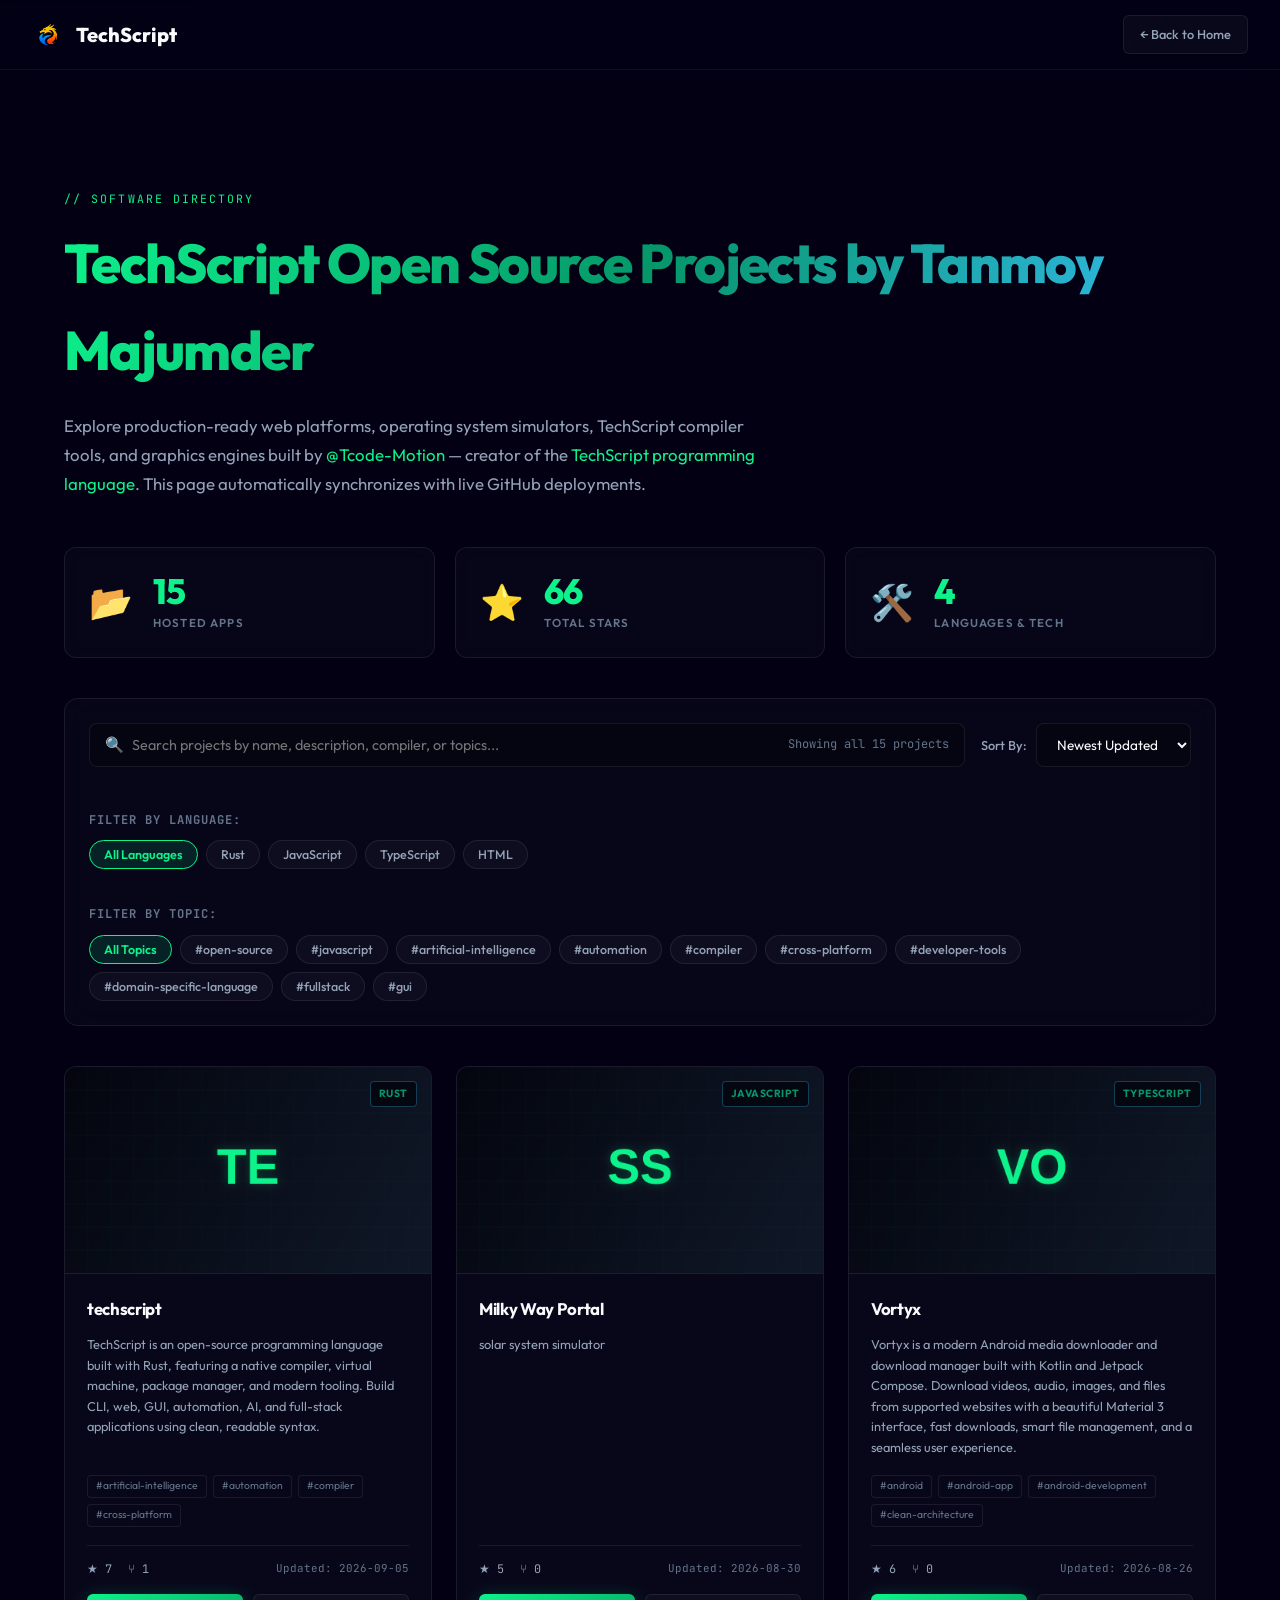
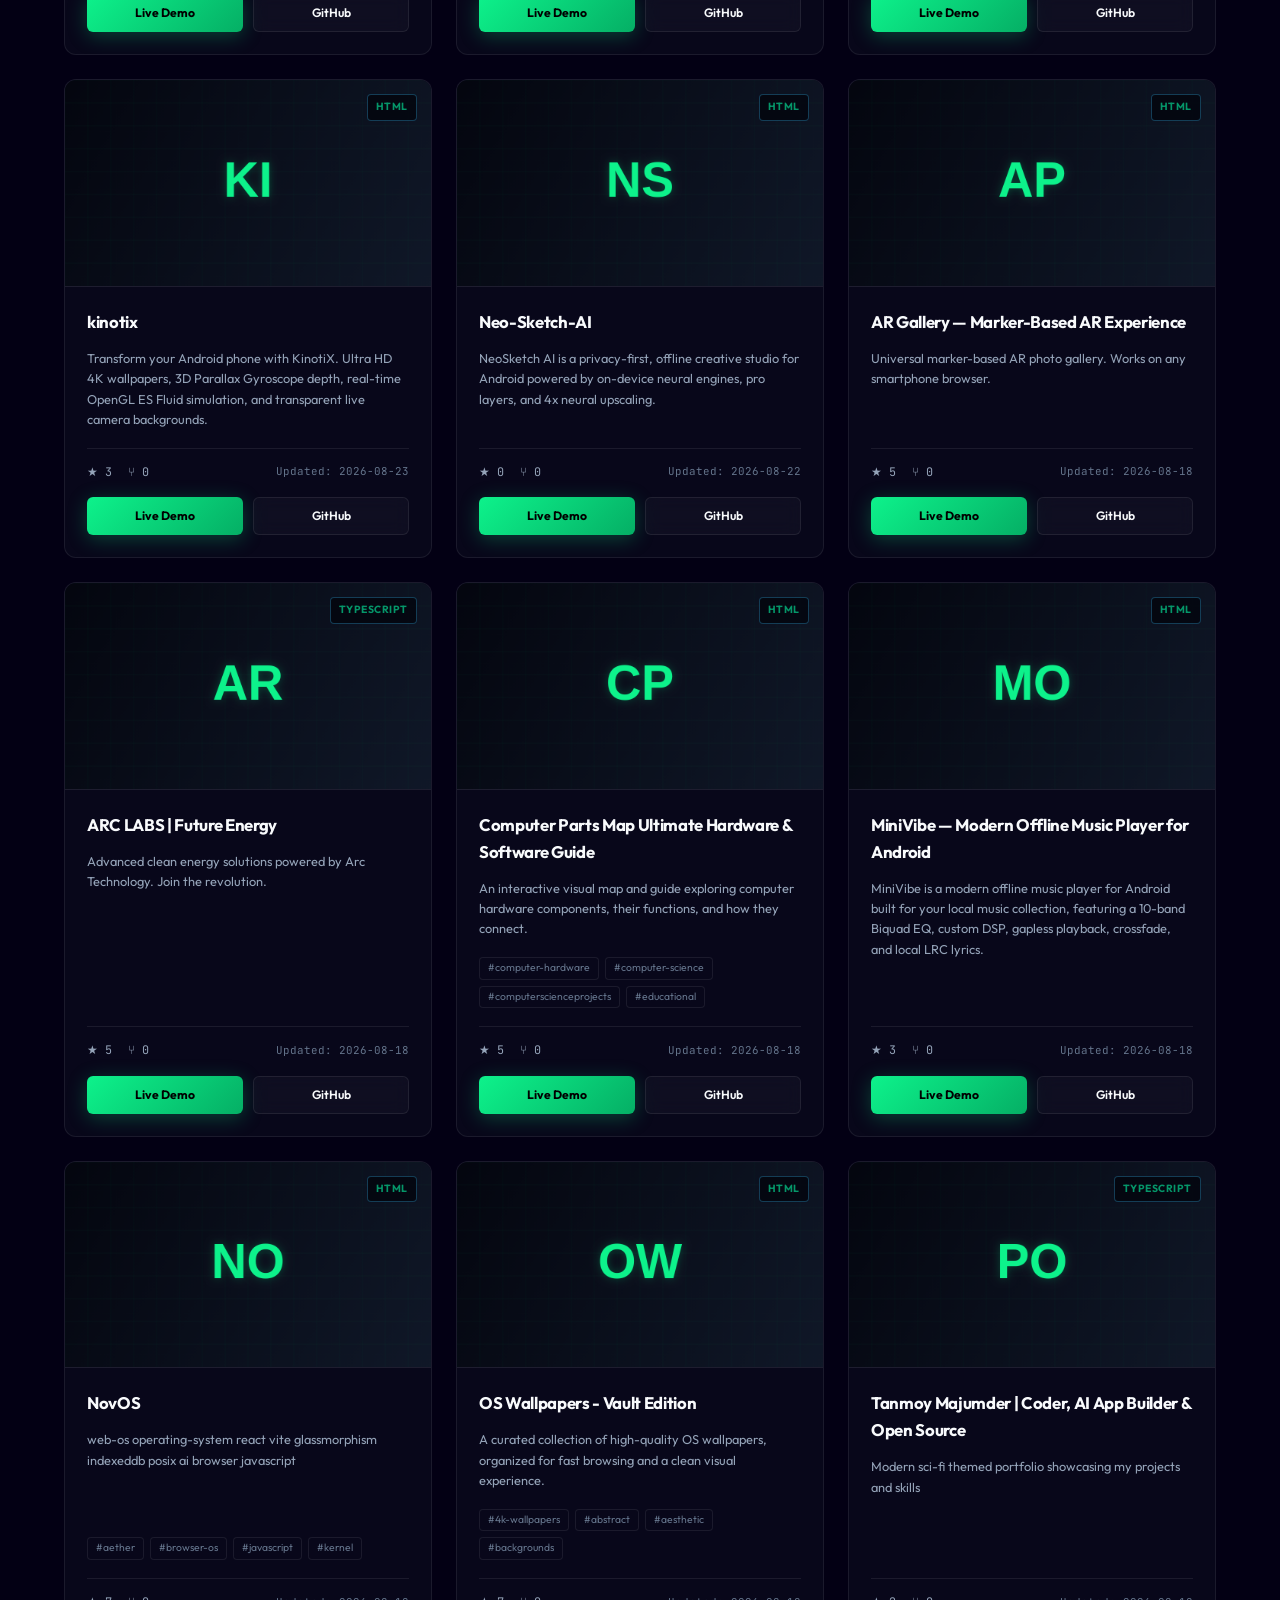
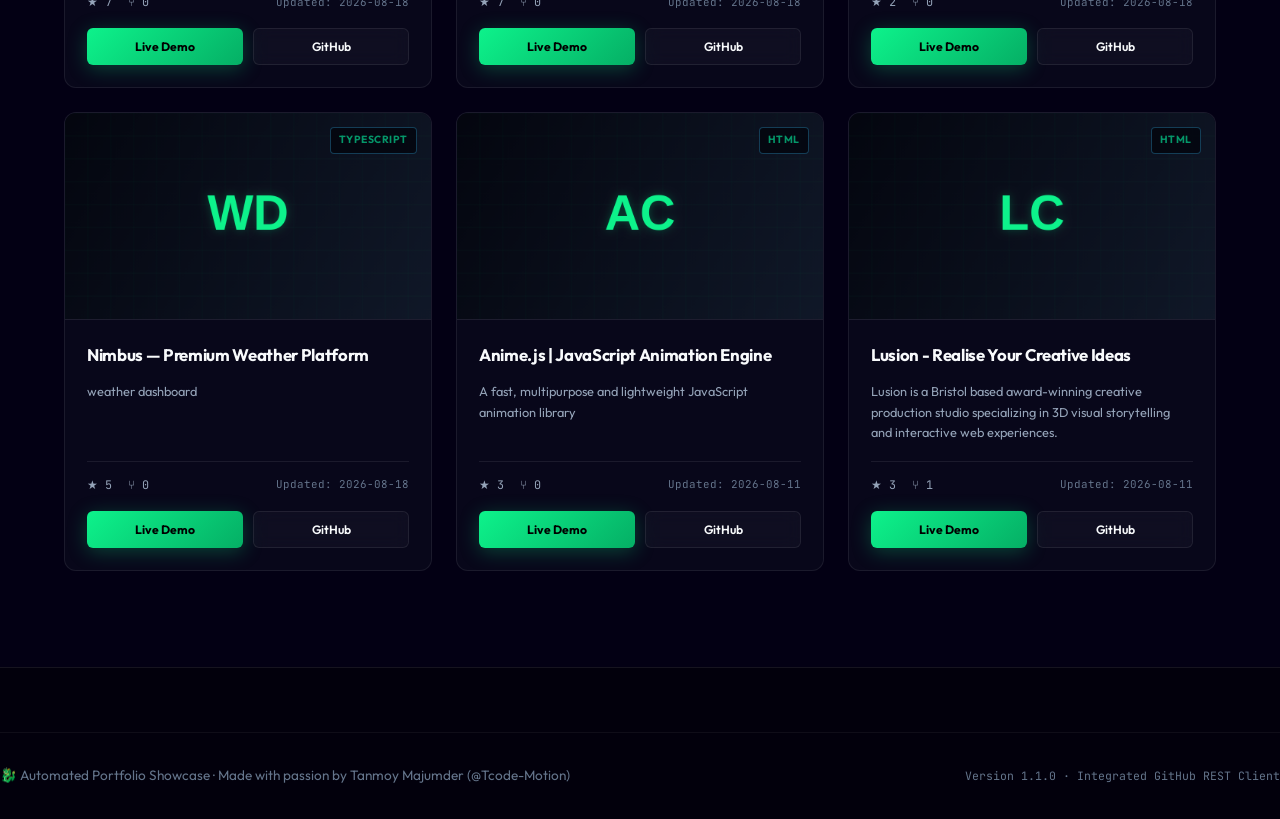
<file: projects.html>
<!DOCTYPE html>
<html lang="en" prefix="og: https://ogp.me/ns#">

<head>

  <meta charset="UTF-8">

  <meta name="viewport" content="width=device-width, initial-scale=1.0">

  <title>TechScript — Open Source Projects Showcase by Tcode-Motion | TechScript GitHub</title>

  <link rel="canonical" href="https://techscript.is-a.dev/projects.html">
  <link rel="sitemap" type="application/xml" href="https://techscript.is-a.dev/sitemap.xml">
  <link rel="prev" href="https://techscript.is-a.dev/">

  <meta name="description" content="Browse open source projects and production web applications built by Tanmoy Majumder, creator of the TechScript programming language. The TechScript GitHub repository, compiler, and ecosystem tools showcase.">

  <meta name="author" content="Tanmoy Majumder (@Tcode-Motion)">

  <meta name="robots" content="index, follow, max-image-preview:large, max-snippet:-1, max-video-preview:-1">

  <meta name="referrer" content="strict-origin-when-cross-origin">

  <link rel="icon" href="https://techscript.is-a.dev/favicon.ico" sizes="any">

  <link rel="icon" type="image/svg+xml" href="https://techscript.is-a.dev/favicon.svg">

  <link rel="apple-touch-icon" href="https://techscript.is-a.dev/apple-touch-icon.png">

  <link rel="manifest" href="manifest.json">

  <meta name="apple-mobile-web-app-capable" content="yes">

  <meta name="apple-mobile-web-app-status-bar-style" content="black-translucent">

  <meta name="apple-mobile-web-app-title" content="TechScript">

  <!-- Search Site Name -->
  <meta property="og:site_name" content="TechScript">
  <meta name="application-name" content="TechScript">
  <meta name="apple-mobile-web-app-title" content="TechScript">

  <!-- Open Graph -->
  <meta property="og:type" content="website">
  <meta property="og:url" content="https://techscript.is-a.dev/projects.html">
  <meta property="og:title" content="TechScript — Open Source Projects Showcase by Tcode-Motion">
  <meta property="og:description" content="Browse open source projects and production web applications built by Tanmoy Majumder, creator of the TechScript programming language. Explore the TechScript GitHub ecosystem.">
  <meta property="og:image" content="https://techscript.is-a.dev/assets/icons/icon-512.png">
  <meta property="og:image:width" content="512">
  <meta property="og:image:height" content="512">
  <meta property="og:image:alt" content="TechScript programming language logo — open source projects showcase by Tanmoy Majumder">
  <meta property="og:locale" content="en_US">

  <!-- Twitter Card -->
  <meta name="twitter:card" content="summary_large_image">
  <meta name="twitter:site" content="@TcodeMotion">
  <meta name="twitter:creator" content="@TcodeMotion">
  <meta name="twitter:title" content="TechScript — Open Source Projects Showcase by Tcode-Motion">
  <meta name="twitter:description" content="Browse open source projects and production web apps built by Tanmoy Majumder, creator of the TechScript programming language. Rust compiler, LLVM backend, tsc driver, VS Code extension.">
  <meta name="twitter:image" content="https://techscript.is-a.dev/assets/icons/icon-512.png">
  <meta name="twitter:image:alt" content="TechScript programming language logo — open source projects showcase">

  <!-- Structured Data (JSON-LD) -->
  <script type="application/ld+json">
  {
    "@context": "https://schema.org",
    "@graph": [
      {
        "@type": "WebPage",
        "@id": "https://techscript.is-a.dev/projects.html#webpage",
        "url": "https://techscript.is-a.dev/projects.html",
        "name": "TechScript — Open Source Projects Showcase by Tcode-Motion",
        "description": "Browse open source projects and production web applications built by Tanmoy Majumder, creator of the TechScript programming language. Explore the TechScript GitHub repository and ecosystem tools.",
        "inLanguage": "en-US",
        "isPartOf": {
          "@type": "WebSite",
          "@id": "https://techscript.is-a.dev/#website",
          "name": "TechScript",
          "url": "https://techscript.is-a.dev/"
        },
        "about": {
          "@type": "Person",
          "name": "Tanmoy Majumder",
          "url": "https://github.com/Tcode-Motion"
        },
        "breadcrumb": { "@id": "https://techscript.is-a.dev/projects.html#breadcrumb" }
      },
      {
        "@type": "CollectionPage",
        "@id": "https://techscript.is-a.dev/projects.html#collectionpage",
        "url": "https://techscript.is-a.dev/projects.html",
        "name": "TechScript Projects Showcase | Tcode-Motion Open Source GitHub Repositories",
        "description": "Explore active web applications, compilers, operating system simulators, tools, and graphics engines built by Tanmoy Majumder (@Tcode-Motion). TechScript programming language GitHub ecosystem showcase.",
        "isPartOf": {
          "@type": "WebSite",
          "@id": "https://techscript.is-a.dev/#website",
          "name": "TechScript",
          "url": "https://techscript.is-a.dev/"
        },
        "about": {
          "@type": "Person",
          "name": "Tanmoy Majumder",
          "url": "https://github.com/Tcode-Motion"
        }
      },
      {
        "@type": "BreadcrumbList",
        "@id": "https://techscript.is-a.dev/projects.html#breadcrumb",
        "itemListElement": [
          { "@type": "ListItem", "position": 1, "name": "TechScript Home", "item": "https://techscript.is-a.dev/" },
          { "@type": "ListItem", "position": 2, "name": "TechScript Projects Showcase", "item": "https://techscript.is-a.dev/projects.html" }
        ]
      }
    ]
  }
  </script>

  <!-- Fonts -->

  <link rel="preconnect" href="https://fonts.googleapis.com">

  <link rel="preconnect" href="https://fonts.gstatic.com" crossorigin>

  <!-- Preconnect for GitHub API (used by projects.js for live data) -->
  <link rel="preconnect" href="https://api.github.com">
  <link rel="dns-prefetch" href="https://avatars.githubusercontent.com">

  <link href="https://fonts.googleapis.com/css2?family=Space+Grotesk:wght@300;400;500;600;700&family=JetBrains+Mono:wght@300;400;500;700&family=Outfit:wght@400;500;600;700;800;900&display=swap" rel="stylesheet" media="print" onload="this.media='all'">

<noscript><link href="https://fonts.googleapis.com/css2?family=Space+Grotesk:wght@300;400;500;600;700&family=JetBrains+Mono:wght@300;400;500;700&family=Outfit:wght@400;500;600;700;800;900&display=swap" rel="stylesheet"></noscript>

  <!-- Core and Component Stylesheets -->

  <link rel="stylesheet" href="style.css">

  <link rel="stylesheet" href="projects.css">

  <script src="analytics.js" defer></script>

</head>

<body class="proj-body">

  <a href="#main-content" class="skip-link">Skip to main content</a>

  <!-- Main Navigation Bar -->

  <nav id="mainNav" role="navigation" aria-label="Projects Navigation">

    <a class="nav-logo" href="index.html" aria-label="TechScript home">

      <img src="assets/branding/logo-package/source/logo-master-transparent.png" alt="TechScript Logo" width="34" height="34" decoding="async">

      <span class="wordmark">TechScript</span>

    </a>

    

    <div class="nav-links">

      <a href="index.html" class="btn btn-secondary" style="font-size: 0.8rem; padding: 8px 16px;">

        ← Back to Home

      </a>

    </div>

  </nav>

  <!-- Showcase Content Container -->

  <main class="proj-main-container" id="main-content">

    <div class="container">

      

      <!-- Hero Intro & Title -->

      <header class="proj-hero-hdr">

        <p class="proj-eyebrow">// software directory</p>

        <h1 class="proj-title">TechScript Open Source Projects by Tanmoy Majumder</h1>

        <p class="proj-sub">

          Explore production-ready web platforms, operating system simulators, TechScript compiler tools, and graphics engines built by

          <a href="https://github.com/Tcode-Motion" target="_blank" rel="noopener noreferrer" style="color: var(--accent); text-decoration: none;">@Tcode-Motion</a> —
          creator of the <a href="index.html" style="color: var(--accent); text-decoration: none;">TechScript programming language</a>.

          This page automatically synchronizes with live GitHub deployments.

        </p>

      </header>

      <!-- Dashboard Metrics Panel (Real-time animated counters) -->

      <section class="proj-metrics-dashboard" aria-label="Showcase Metrics">

        <div class="proj-metric-card" tabindex="0">

          <div class="proj-metric-icon">📂</div>

          <div class="proj-metric-data">

            <span id="metric-repos" class="proj-metric-val">0</span>

            <span class="proj-metric-lbl">Hosted Apps</span>

          </div>

        </div>

        <div class="proj-metric-card" tabindex="0">

          <div class="proj-metric-icon">⭐</div>

          <div class="proj-metric-data">

            <span id="metric-stars" class="proj-metric-val">0</span>

            <span class="proj-metric-lbl">Total Stars</span>

          </div>

        </div>

        <div class="proj-metric-card" tabindex="0">

          <div class="proj-metric-icon">🛠️</div>

          <div class="proj-metric-data">

            <span id="metric-langs" class="proj-metric-val">0</span>

            <span class="proj-metric-lbl">Languages &amp; Tech</span>

          </div>

        </div>

      </section>

      <!-- Control Bar: Search, Filters & Sorting -->

      <section class="proj-controls" aria-label="Filters and search">

        <div class="proj-controls-row">

          <div class="proj-search-wrapper">

            <span class="proj-search-icon" aria-hidden="true">🔍</span>

            <input type="search" id="proj-search" class="proj-search-input" placeholder="Search projects by name, description, compiler, or topics..." aria-controls="proj-grid">

            <span id="proj-result-count" class="proj-result-count" aria-live="polite">Showing all projects</span>

          </div>

          

          <div class="proj-sort-wrapper">

            <label for="proj-sort" class="proj-sort-label">Sort By:</label>

            <select id="proj-sort" class="proj-select" aria-controls="proj-grid">

              <option value="newest">Newest Updated</option>

              <option value="oldest">Oldest Updated</option>

              <option value="stars">Most Stars</option>

              <option value="name">Alphabetical</option>

            </select>

          </div>

        </div>

        

        <!-- Filter chips for Languages -->

        <div class="proj-filter-group" style="margin-top: 24px;">

          <span class="proj-filter-title">Filter by Language:</span>

          <div id="proj-lang-chips" class="proj-chips-container" role="group" aria-label="Languages">

            <!-- Dynamically generated chips -->

          </div>

        </div>

        

        <!-- Filter chips for Topics -->

        <div class="proj-filter-group" style="margin-top: 16px;">

          <span class="proj-filter-title">Filter by Topic:</span>

          <div id="proj-topic-chips" class="proj-chips-container" role="group" aria-label="Topics">

            <!-- Dynamically generated chips -->

          </div>

        </div>

      </section>

      <!-- Dynamic Cards Grid -->

      <section aria-label="Repository showcase grid">

        <div id="proj-grid" class="proj-grid" aria-live="polite">

          <!-- Loading skeletons generated dynamically -->

        </div>

      </section>

    </div>

  </main>

  <!-- Dedicated Projects Footer -->

  <footer role="contentinfo" style="margin-top: 96px;">

    <div class="footer-inner">

      <div class="footer-bottom">

        <p>

          🐉 Automated Portfolio Showcase · Made with passion by

          <a href="https://github.com/Tcode-Motion" target="_blank" rel="noopener noreferrer">Tanmoy Majumder (@Tcode-Motion)</a>

        </p>

        <p style="font-family: var(--font-mono); font-size: 0.72rem; color: var(--text3)">

          Version 1.1.0 · Integrated GitHub REST Client

        </p>

      </div>

    </div>

  </footer>

  <!-- Scripts -->

  <script src="projects.js" defer></script>

</body>

</html>
</file>
<file: style.css>
/* ==========================================================================
   TechScript CSS Stylesheet
   Design System: Classic Premium Dark (#030014, #08071a), Green Gradient Accents (#0DF28B), Glassmorphism
   ========================================================================== */

/* ── DESIGN SYSTEM VARIABLES ── */
:root {
  /* Classic Background Colors */
  --bg-primary: #030014;
  --bg-secondary: #08071a;
  --bg-card: rgba(255, 255, 255, 0.03);
  --bg-card-hover: rgba(255, 255, 255, 0.06);

  /* Unified Text Color System (Issue 2) */
  --text-primary: #f8fafc;
  --text-secondary: #94a3b8;
  --text-muted: #64748b;
  --text-accent: #0df28b;
  --text-sky: #38bdf8;
  --text-amber: #fbbf24;
  --text-danger: #f43f5e;
  
  --accent-cyan: #0df28b;
  --accent-blue: #059669;
  --accent-gradient: linear-gradient(135deg, #0df28b 0%, #05af65 100%);
  --accent-gradient-glow: linear-gradient(135deg, rgba(13, 242, 139, 0.3) 0%, rgba(5, 175, 101, 0.3) 100%);
  
  --border-primary: rgba(255, 255, 255, 0.08);
  --border-hover: rgba(13, 242, 139, 0.3);
  
  --glow-cyan: rgba(13, 242, 139, 0.15);
  --glow-blue: rgba(5, 150, 105, 0.15);
  
  /* Typography Scale (Issue 1) */
  --font-sans: 'Outfit', 'Space Grotesk', -apple-system, BlinkMacSystemFont, sans-serif;
  --font-mono: 'JetBrains Mono', 'Fira Code', monospace;
  
  --fs-xs: 0.75rem;    /* 12px - min body/label size */
  --fs-sm: 0.875rem;   /* 14px */
  --fs-base: 1rem;     /* 16px */
  --fs-md: 1.125rem;   /* 18px */
  --fs-lg: 1.25rem;    /* 20px */
  --fs-xl: 1.5rem;     /* 24px */
  --fs-2xl: 2rem;      /* 32px */
  --fs-3xl: 2.5rem;    /* 40px */
  
  /* Standardized Corner Radii System (Issue 3) */
  --radius-xs: 4px;
  --radius-sm: 6px;
  --radius-md: 10px;
  --radius-lg: 16px;
  --radius-full: 9999px;

  --transition-smooth: all 0.35s cubic-bezier(0.25, 0.8, 0.25, 1);
  --transition-fast: all 0.2s ease;
}

/* Light Theme Overrides */
body.light-theme {
  --bg-primary: #f8fafc;
  --bg-secondary: #ecfdf5;
  --bg-card: rgba(15, 23, 42, 0.03);
  --bg-card-hover: rgba(15, 23, 42, 0.06);
  --text-primary: #0f172a;
  --text-secondary: #475569;
  --text-muted: #94a3b8;
  
  --accent-cyan: #059669;
  --accent-blue: #0d9488;
  --accent-gradient: linear-gradient(135deg, #059669 0%, #0d9488 100%);
  
  --border-primary: rgba(15, 23, 42, 0.08);
  --border-hover: rgba(5, 150, 105, 0.35);
  
  --glow-cyan: rgba(5, 150, 105, 0.08);
  --glow-blue: rgba(13, 148, 136, 0.08);
}

/* ── RESET & GLOBAL STYLES ── */
* {
  box-sizing: border-box;
  margin: 0;
  padding: 0;
}

html {
  scroll-behavior: smooth;
  scroll-padding-top: 75px;
  -webkit-font-smoothing: antialiased;
  -moz-osx-font-smoothing: grayscale;
  width: 100%;
  max-width: 100%;
  overflow-x: hidden;
}

body {
  background-color: var(--bg-primary);
  color: var(--text-primary);
  font-family: var(--font-sans);
  width: 100%;
  max-width: 100%;
  overflow-x: hidden;
  position: relative;
  transition: background-color 0.3s ease, color 0.3s ease;
  line-height: 1.6;
}

main, section, header, footer, nav, .container {
  max-width: 100%;
  box-sizing: border-box;
}

a {
  color: inherit;
  text-decoration: none;
  transition: var(--transition-fast);
}

button, input, select {
  font-family: inherit;
  background: none;
  border: none;
  outline: none;
  color: inherit;
}

button:focus-visible,
input:focus-visible,
select:focus-visible,
a:focus-visible,
[tabindex="0"]:focus-visible {
  outline: 2px solid var(--accent-cyan);
  outline-offset: 4px;
}

/* Custom Scrollbar */
::-webkit-scrollbar {
  width: 10px;
  height: 10px;
}
::-webkit-scrollbar-track {
  background: var(--bg-primary);
}
::-webkit-scrollbar-thumb {
  background: var(--border-primary);
  border-radius: 5px;
}
::-webkit-scrollbar-thumb:hover {
  background: var(--border-hover);
}

/* Skip Link Accessibility Helper */
.skip-link {
  position: absolute;
  top: -100px;
  left: 0;
  background: var(--accent-gradient);
  color: #000;
  padding: 1rem 1.5rem;
  z-index: 9999;
  font-weight: 700;
  text-decoration: none;
  border-radius: 0 0 var(--radius-md) 0;
  box-shadow: 0 10px 30px rgba(0, 0, 0, 0.5);
  transition: top 0.25s cubic-bezier(0.25, 0.8, 0.25, 1);
}
.skip-link:focus {
  top: 0;
  color: #000;
  outline: none;
}

/* Layout Container */
.container {
  max-width: 1200px;
  margin: 0 auto;
  padding: 0 1.5rem;
  width: 100%;
}

main {
  position: relative;
  z-index: 1;
}

/* ── TYPOGRAPHY & HEADER UTILITIES ── */
h1, h2, h3, h4, h5, h6 {
  font-weight: 700;
  letter-spacing: -0.02em;
}

.sec-hdr {
  margin-bottom: 2rem;
  text-align: center;
  position: relative;
  z-index: 2;
}
.sec-eyebrow {
  font-family: var(--font-mono);
  font-size: var(--fs-sm);
  font-weight: 600;
  color: var(--accent-cyan);
  text-transform: none;
  letter-spacing: 0.04em;
  margin-bottom: 0.75rem;
}
.sec-title {
  font-size: var(--fs-3xl);
  font-weight: 800;
  margin-bottom: 1rem;
  background: var(--accent-gradient);
  -webkit-background-clip: text;
  background-clip: text;
  -webkit-text-fill-color: transparent;
  display: inline-block;
}
.sec-sub {
  color: var(--text-secondary);
  font-size: var(--fs-md);
  max-width: 650px;
  margin: 0 auto;
}

/* Unified Button Component System (Issue 4) */
.btn {
  display: inline-flex;
  align-items: center;
  justify-content: center;
  padding: 0.75rem 1.5rem;
  font-size: var(--fs-sm);
  font-weight: 600;
  border-radius: var(--radius-md);
  cursor: pointer;
  transition: var(--transition-smooth);
  gap: 0.5rem;
  text-decoration: none;
  white-space: nowrap;
}
.btn-sm {
  padding: 0.4rem 0.85rem;
  font-size: var(--fs-xs);
  border-radius: var(--radius-sm);
}
.btn-primary {
  background: var(--accent-gradient);
  color: #000000;
  font-weight: 700;
  border: none;
  box-shadow: 0 4px 20px rgba(13, 242, 139, 0.25);
}
.btn-primary:hover {
  transform: translateY(-2px);
  box-shadow: 0 6px 24px rgba(13, 242, 139, 0.4);
}
.btn-secondary {
  background: var(--bg-card);
  border: 1px solid var(--border-primary);
  color: var(--text-primary);
  backdrop-filter: blur(8px);
}
.btn-secondary:hover {
  background: var(--bg-card-hover);
  border-color: var(--border-hover);
  color: var(--accent-cyan);
  transform: translateY(-2px);
}
.btn-outline {
  background: transparent;
  border: 1px solid var(--border-primary);
  color: var(--text-primary);
}
.btn-outline:hover {
  border-color: var(--accent-cyan);
  color: var(--accent-cyan);
  background: rgba(13, 242, 139, 0.08);
}
.btn-ghost {
  border: 1px solid transparent;
  color: var(--text-secondary);
}
.btn-ghost:hover {
  color: var(--text-primary);
  background: var(--bg-card);
}

/* ── CLASSIC NAVIGATION BAR ── */
#mainNav {
  position: sticky;
  top: 0;
  width: 100%;
  height: 70px;
  display: flex;
  align-items: center;
  justify-content: space-between;
  padding: 0 2rem;
  z-index: 1000;
  background: rgba(3, 0, 20, 0.7);
  backdrop-filter: blur(16px);
  border-bottom: 1px solid rgba(255, 255, 255, 0.05);
  transition: var(--transition-smooth);
}
#mainNav.scrolled {
  background: rgba(3, 0, 20, 0.92);
  border-bottom: 1px solid var(--border-primary);
  height: 64px;
}
body.light-theme #mainNav {
  background: rgba(248, 250, 252, 0.7);
}
body.light-theme #mainNav.scrolled {
  background: rgba(248, 250, 252, 0.92);
}

.nav-logo {
  display: flex;
  align-items: center;
  gap: 0.75rem;
  font-size: 1.25rem;
  font-weight: 800;
  color: var(--text-primary);
}
.nav-logo img {
  width: 32px;
  height: 32px;
  transition: transform 0.5s ease;
}
.nav-logo:hover img {
  transform: rotate(360deg);
}

.nav-left {
  display: flex;
  align-items: center;
  gap: 1rem;
}

.nav-links {
  display: flex;
  list-style: none;
  align-items: center;
  gap: 1.4rem;
}
.nav-links a {
  color: var(--text-secondary);
  font-size: 0.95rem;
  font-weight: 500;
  padding: 0.5rem 0.75rem;
  border-radius: var(--radius-sm);
  position: relative;
  white-space: nowrap;
}
.nav-links a:hover, .nav-links a.active-nav {
  color: var(--text-primary);
}
/* Classic animated slide-in gradient underline indicator */
.nav-links a::after {
  content: '';
  position: absolute;
  bottom: 0;
  left: 50%;
  width: 0;
  height: 2px;
  background: var(--accent-gradient);
  transition: var(--transition-fast);
  transform: translateX(-50%);
}
.nav-links a:hover::after, .nav-links a.active-nav::after {
  width: 80%;
}
.nav-projects-link {
  color: var(--accent-cyan) !important;
  font-weight: 600;
}
/* Issue 25: GitHub navbar link uses subtle neutral CTA to avoid competing with hero primary CTA */
.nav-proj-highlight {
  color: var(--text-primary) !important;
  font-weight: 600;
  background: rgba(255, 255, 255, 0.08);
  border: 1px solid var(--border-primary);
  border-radius: var(--radius-sm);
  padding: 0.35rem 0.75rem !important;
  transition: var(--transition-fast);
}
.nav-proj-highlight:hover {
  background: rgba(255, 255, 255, 0.15);
  border-color: var(--text-secondary);
  color: var(--text-primary) !important;
}

/* Nav Dropdowns & Sub-Menus (Issue 8 & Issue 24) */
.nav-item-dropdown {
  position: relative;
}
.nav-drop-trigger {
  display: inline-flex;
  align-items: center;
  gap: 0.25rem;
}
.drop-arr {
  font-size: var(--fs-xs);
  opacity: 0.7;
  transition: transform 0.2s ease;
}
.nav-item-dropdown:hover .drop-arr {
  transform: rotate(180deg);
}
/* Issue 24: Gapless positioning to prevent mouse cursor hover drop */
.nav-sub-menu {
  position: absolute;
  top: 100%;
  left: -10px;
  margin-top: 0;
  min-width: 230px;
  background: rgba(15, 23, 42, 0.95);
  backdrop-filter: blur(12px);
  border: 1px solid var(--border-primary);
  border-radius: var(--radius-md);
  box-shadow: 0 12px 32px rgba(0, 0, 0, 0.5);
  padding: 0.5rem;
  display: flex;
  flex-direction: column;
  gap: 0.25rem;
  opacity: 0;
  visibility: hidden;
  transform: translateY(4px);
  transition: var(--transition-fast);
  z-index: 1100;
}
/* Issue 24: Invisible hover bridge pseudo-element */
.nav-sub-menu::before {
  content: '';
  position: absolute;
  top: -12px;
  left: 0;
  right: 0;
  height: 12px;
}
body.light-theme .nav-sub-menu {
  background: rgba(255, 255, 255, 0.98);
}
.nav-item-dropdown:hover .nav-sub-menu {
  opacity: 1;
  visibility: visible;
  transform: translateY(0);
}
.sub-link {
  display: flex;
  flex-direction: column;
  padding: 0.5rem 0.75rem;
  border-radius: var(--radius-sm);
  color: var(--text-primary) !important;
  text-decoration: none;
  transition: var(--transition-fast);
}
.sub-link::after {
  display: none !important;
}
.sub-link strong {
  font-size: 0.85rem;
  color: var(--text-primary);
}
.sub-link small {
  font-size: 0.75rem;
  color: var(--text-muted);
}
.sub-link:hover {
  background: var(--bg-card-hover);
}
.sub-link:hover strong {
  color: var(--accent-cyan);
}

/* Secondary Sticky Sub-Navigation Bar */
.sub-nav-bar {
  position: sticky;
  top: 70px;
  width: 100%;
  height: 42px;
  background: rgba(8, 7, 26, 0.88);
  backdrop-filter: blur(12px);
  border-bottom: 1px solid var(--border-primary);
  z-index: 990;
  display: flex;
  align-items: center;
  transition: var(--transition-fast);
}
body.light-theme .sub-nav-bar {
  background: rgba(248, 250, 252, 0.88);
}
.sub-nav-inner {
  display: flex;
  align-items: center;
  gap: 0.5rem;
  overflow-x: auto;
  scrollbar-width: none;
  -ms-overflow-style: none;
}
.sub-nav-inner::-webkit-scrollbar {
  display: none;
}
.sub-nav-pill {
  font-size: 0.82rem;
  font-weight: 500;
  color: var(--text-secondary);
  padding: 0.25rem 0.75rem;
  border-radius: 15px;
  white-space: nowrap;
  transition: var(--transition-fast);
}
.sub-nav-pill:hover {
  color: var(--text-primary);
  background: var(--bg-card-hover);
}
.sub-nav-pill.active {
  color: var(--accent-cyan);
  background: rgba(13, 242, 139, 0.12);
  font-weight: 700;
}

.nav-ctas {
  display: flex;
  align-items: center;
  gap: 0.75rem;
}

/* Version Switcher Pill */
.version-switcher {
  position: relative;
}
.version-btn {
  display: inline-flex;
  align-items: center;
  gap: 0.4rem;
  padding: 0.35rem 0.75rem;
  background: var(--bg-card);
  border: 1px solid var(--border-primary);
  border-radius: 20px;
  font-size: 0.82rem;
  font-weight: 600;
  color: var(--text-primary);
  cursor: pointer;
  transition: var(--transition-fast);
}
.version-btn:hover {
  border-color: var(--border-hover);
  background: var(--bg-card-hover);
}
.version-badge-dot {
  width: 8px;
  height: 8px;
  background: var(--accent-cyan);
  border-radius: 50%;
  box-shadow: 0 0 8px var(--accent-cyan);
}
.version-dropdown {
  position: absolute;
  top: calc(100% + 8px);
  left: 0;
  min-width: 230px;
  background: rgba(8, 7, 26, 0.95);
  backdrop-filter: blur(16px);
  border: 1px solid var(--border-primary);
  border-radius: var(--radius-md);
  box-shadow: 0 10px 30px rgba(0, 0, 0, 0.5);
  padding: 0.5rem;
  z-index: 1100;
  display: flex;
  flex-direction: column;
  gap: 0.25rem;
}
body.light-theme .version-dropdown {
  background: rgba(255, 255, 255, 0.95);
}
.version-dropdown[hidden] {
  display: none !important;
}
.version-opt {
  display: flex;
  flex-direction: column;
  padding: 0.5rem 0.75rem;
  border-radius: var(--radius-sm);
  color: var(--text-primary);
  text-decoration: none;
  transition: var(--transition-fast);
}
.version-opt small {
  color: var(--text-muted);
  font-size: 0.75rem;
}
.version-opt:hover, .version-opt.active {
  background: var(--bg-card-hover);
  color: var(--accent-cyan);
}

/* Classic Circular Search & Toggle Buttons */
.search-trigger {
  width: 38px;
  height: 38px;
  display: flex;
  align-items: center;
  justify-content: center;
  background: var(--bg-card);
  border: 1px solid var(--border-primary);
  border-radius: 50%;
  cursor: pointer;
  color: var(--text-secondary);
  transition: var(--transition-fast);
}
.search-trigger:hover {
  color: var(--text-primary);
  border-color: var(--border-hover);
  background: var(--bg-card-hover);
}
.search-kbd {
  display: none;
}

.nav-gh-star {
  display: inline-flex;
  align-items: center;
  gap: 0.4rem;
  padding: 0.35rem 0.75rem;
  background: var(--bg-card);
  border: 1px solid var(--border-primary);
  border-radius: 20px;
  font-size: 0.82rem;
  font-weight: 600;
  color: var(--text-primary);
  transition: var(--transition-fast);
}
.nav-gh-star:hover {
  border-color: var(--border-hover);
  background: var(--bg-card-hover);
  color: var(--accent-cyan);
}
.gh-count {
  font-family: var(--font-mono);
  font-size: 0.75rem;
  color: var(--accent-cyan);
  background: rgba(13, 242, 139, 0.1);
  padding: 0.1rem 0.4rem;
  border-radius: 10px;
}

/* Theme Toggle & Hamburger */
.theme-toggle {
  width: 38px;
  height: 38px;
  display: flex;
  align-items: center;
  justify-content: center;
  background: var(--bg-card);
  border: 1px solid var(--border-primary);
  border-radius: 50%;
  cursor: pointer;
  color: var(--text-secondary);
  transition: var(--transition-fast);
}
.theme-toggle:hover {
  color: var(--text-primary);
  border-color: var(--border-hover);
  background: var(--bg-card-hover);
}
.theme-toggle .sun { display: none; }
.theme-toggle .moon { display: block; }
body.light-theme .theme-toggle .sun { display: block; }
body.light-theme .theme-toggle .moon { display: none; }

.ham {
  display: none;
  flex-direction: column;
  justify-content: space-between;
  width: 24px;
  height: 18px;
  cursor: pointer;
}
.ham span {
  width: 100%;
  height: 2px;
  background-color: var(--text-primary);
  border-radius: 2px;
}

.mob-menu {
  position: fixed;
  top: 70px;
  left: 0;
  width: 100%;
  background: var(--bg-primary);
  border-bottom: 1px solid var(--border-primary);
  display: flex;
  flex-direction: column;
  padding: 1.5rem;
  gap: 1rem;
  z-index: 999;
  transform: translateY(-120%);
  opacity: 0;
  visibility: hidden;
  transition: var(--transition-smooth);
}
.mob-menu.open {
  transform: translateY(0);
  opacity: 1;
  visibility: visible;
}

/* ── HERO SECTION — COMPACT TOP SPACING ── */
#hero {
  position: relative;
  padding: 2.5rem 0 4rem 0; /* Reduced top distance between navbar and main hero content */
  min-height: auto;
  display: flex;
  align-items: center;
  overflow: hidden;
  background: radial-gradient(circle at 50% 30%, #03140b 0%, var(--bg-primary) 70%);
}
body.light-theme #hero {
  background: radial-gradient(circle at 50% 30%, #d1fae5 0%, var(--bg-primary) 70%);
}

.hero-grid {
  position: absolute;
  top: 0; left: 0; width: 100%; height: 100%;
  background-image: 
    linear-gradient(rgba(255, 255, 255, 0.02) 1px, transparent 1px),
    linear-gradient(90deg, rgba(255, 255, 255, 0.02) 1px, transparent 1px);
  background-size: 40px 40px;
  pointer-events: none;
}

/* Animated Glassmorphic Backdrop Orbs */
.orb {
  position: absolute;
  width: 350px;
  height: 350px;
  border-radius: 50%;
  filter: blur(120px);
  pointer-events: none;
  opacity: 0.45;
  mix-blend-mode: screen;
}
body.light-theme .orb {
  mix-blend-mode: multiply;
  opacity: 0.15;
}
.orb-1 {
  background: var(--accent-cyan);
  top: 10%;
  left: 15%;
}
.orb-2 {
  background: var(--accent-blue);
  bottom: 15%;
  right: 15%;
}
.orb-3 {
  background: #a78bfa;
  top: 35%;
  left: 50%;
}

.hero-inner {
  display: flex;
  flex-direction: column;
  align-items: center;
  text-align: center;
  position: relative;
  z-index: 10;
}

.badge-glow-pill {
  display: inline-flex;
  align-items: center;
  gap: 0.5rem;
  padding: 0.35rem 0.9rem;
  background: rgba(13, 242, 139, 0.08);
  border: 1px solid rgba(13, 242, 139, 0.25);
  border-radius: 30px;
  font-size: 0.85rem;
  font-weight: 600;
  color: var(--accent-cyan);
  margin-bottom: 1.25rem;
}
.pill-dot {
  width: 8px;
  height: 8px;
  background: var(--accent-cyan);
  border-radius: 50%;
  box-shadow: 0 0 10px var(--accent-cyan);
}

.hero-logo {
  width: 125px;
  height: auto;
  margin-bottom: 0.85rem;
  filter: drop-shadow(0 0 20px rgba(13, 242, 139, 0.3));
}

.hero-h1 {
  font-size: 3.2rem;
  font-weight: 900;
  line-height: 1.1;
  margin-bottom: 1.25rem;
}
.hero-h1 .ln1 {
  display: block;
  background: var(--accent-gradient);
  -webkit-background-clip: text;
  background-clip: text;
  -webkit-text-fill-color: transparent;
}
.hero-h1 .ln2 {
  display: block;
  font-size: 2rem;
  color: var(--text-primary);
  font-weight: 700;
  margin-top: 0.4rem;
}

.hero-sub {
  font-size: 1.18rem;
  color: var(--text-secondary);
  max-width: 780px;
  margin-bottom: 1.75rem;
}

.quick-benefits {
  display: flex;
  flex-wrap: wrap;
  gap: 0.75rem;
  justify-content: center;
  margin-bottom: 2rem;
}
.benefit-chip {
  background: var(--bg-card);
  border: 1px solid var(--border-primary);
  padding: 0.4rem 0.9rem;
  border-radius: 20px;
  font-size: 0.85rem;
  font-weight: 600;
  color: var(--text-primary);
}

.hero-cta {
  display: flex;
  flex-wrap: wrap;
  gap: 1rem;
  justify-content: center;
  margin-bottom: 2rem;
}

/* Live Repository Status Bar */
.repo-status-bar {
  display: flex;
  align-items: center;
  justify-content: space-around;
  flex-wrap: wrap;
  gap: 1.5rem;
  background: rgba(255, 255, 255, 0.02);
  border: 1px solid var(--border-primary);
  border-radius: var(--radius-md);
  padding: 0.85rem 1.5rem;
  margin-bottom: 2.25rem;
  width: 100%;
  max-width: 900px;
  backdrop-filter: blur(12px);
}
.status-item {
  display: flex;
  flex-direction: column;
  align-items: center;
  gap: 0.2rem;
}
.status-label {
  font-family: var(--font-mono);
  font-size: 0.7rem;
  color: var(--text-muted);
  text-transform: uppercase;
  letter-spacing: 0.05em;
}
.status-val {
  font-size: 0.95rem;
  font-weight: 700;
  color: var(--text-primary);
}
.status-val.highlight { color: var(--accent-cyan); }
.status-val.green { color: #10b981; display: inline-flex; align-items: center; gap: 0.3rem; }
.status-dot { width: 6px; height: 6px; background: #10b981; border-radius: 50%; box-shadow: 0 0 6px #10b981; }

/* Terminal Window */
.terminal {
  width: 100%;
  max-width: 800px;
  background: #060512;
  border: 1px solid var(--border-primary);
  border-radius: var(--radius-md);
  overflow: hidden;
  box-shadow: 0 20px 50px rgba(0, 0, 0, 0.6);
  text-align: left;
}
.tbar {
  display: flex;
  align-items: center;
  padding: 0.6rem 1rem;
  background: rgba(255, 255, 255, 0.03);
  border-bottom: 1px solid var(--border-primary);
  gap: 0.5rem;
}
.tdot { width: 10px; height: 10px; border-radius: 50%; }
.tdot.r { background: #ff5f56; }
.tdot.y { background: #ffbd2e; }
.tdot.g { background: #27c93f; }
.ttitle { font-family: var(--font-mono); font-size: 0.8rem; color: var(--text-muted); margin-left: 0.5rem; }
.tbody { padding: 1.25rem; font-family: var(--font-mono); font-size: 0.88rem; line-height: 1.7; min-height: 180px; }
.tline.cmd { color: var(--accent-cyan); font-weight: bold; }
.tline.dim { color: var(--text-muted); }
.tline.out-green { color: #10b981; font-weight: bold; }
.tline.out-white { color: var(--text-primary); }
.tline.dim-green { color: #059669; font-size: 0.8rem; }

/* ── FEATURES GRID ── */
#features { padding: 3.5rem 0; }
.feat-grid {
  display: grid;
  grid-template-columns: repeat(auto-fit, minmax(270px, 1fr));
  gap: 1.5rem;
}
.feat-card {
  background: var(--bg-card);
  border: 1px solid var(--border-primary);
  border-radius: var(--radius-md);
  padding: 1.75rem;
  transition: var(--transition-smooth);
  position: relative;
  display: flex;
  flex-direction: column;
}
.feat-card:hover {
  background: var(--bg-card-hover);
  border-color: var(--border-hover);
  transform: translateY(-4px);
}
.feat-icon-wrap { font-size: 2rem; margin-bottom: 1rem; }
.feat-title { font-size: 1.2rem; margin-bottom: 0.5rem; color: var(--text-primary); }
.feat-desc { font-size: 0.95rem; color: var(--text-secondary); line-height: 1.6; margin-bottom: 1.25rem; flex: 1; }
.feat-tag {
  font-family: var(--font-mono);
  font-size: 0.75rem;
  color: var(--accent-cyan);
  background: rgba(13, 242, 139, 0.1);
  padding: 0.2rem 0.6rem;
  border-radius: 4px;
  align-self: flex-start;
}

/* ── INTERACTIVE PLAYGROUND ── */
#playground { padding: 3.5rem 0; background: var(--bg-secondary); }
.playground {
  display: flex;
  gap: 1.5rem;
  align-items: stretch;
}
@media (max-width: 900px) {
  .playground { flex-direction: column; }
}
.play-sidebar {
  width: 250px;
  background: rgba(255, 255, 255, 0.02);
  border: 1px solid var(--border-primary);
  border-radius: var(--radius-md);
  padding: 1rem;
  display: flex;
  flex-direction: column;
  gap: 0.35rem;
}
@media (max-width: 900px) {
  .play-sidebar { width: 100%; flex-direction: row; flex-wrap: wrap; }
}
.play-cat-hdr {
  font-family: var(--font-mono);
  font-size: 0.75rem;
  color: var(--text-muted);
  text-transform: uppercase;
  margin-bottom: 0.5rem;
  padding-left: 0.5rem;
}
.exbtn {
  text-align: left;
  padding: 0.55rem 0.85rem;
  font-size: var(--fs-sm);
  color: var(--text-secondary);
  border-radius: var(--radius-sm);
  cursor: pointer;
  margin-bottom: 0.35rem;
  border-left: 3px solid transparent;
  transition: var(--transition-fast);
}
.exbtn:hover { color: var(--text-primary); background: var(--bg-card-hover); }
.exbtn.active { color: var(--accent-cyan); background: rgba(13, 242, 139, 0.15); border-left: 3px solid var(--accent-cyan); font-weight: 700; }

.play-editor-wrap {
  display: flex;
  flex-direction: column;
  flex: 1;
  border: 1px solid var(--border-primary);
  border-radius: var(--radius-md);
  overflow: hidden;
  background: #060512;
}
.play-toolbar {
  display: flex;
  align-items: center;
  justify-content: space-between;
  padding: 0.6rem 1rem;
  background: rgba(255, 255, 255, 0.03);
  border-bottom: 1px solid var(--border-primary);
  flex-wrap: wrap;
  gap: 0.5rem;
}
.play-fname-wrap { display: flex; align-items: center; gap: 0.4rem; font-family: var(--font-mono); font-size: 0.8rem; color: var(--text-muted); }
.play-actions { display: flex; align-items: center; gap: 0.5rem; }
/* Issue 21: Enforce exact 32px height across all toolbar buttons */
.play-act-btn {
  display: inline-flex;
  align-items: center;
  justify-content: center;
  gap: 0.4rem;
  height: 32px;
  padding: 0 0.85rem;
  font-size: var(--fs-xs);
  font-weight: 600;
  border-radius: var(--radius-sm);
  background: var(--bg-card);
  border: 1px solid var(--border-primary);
  color: var(--text-primary);
  cursor: pointer;
  box-sizing: border-box;
  line-height: 1;
  transition: var(--transition-fast);
}
.play-act-btn:hover { background: var(--bg-card-hover); border-color: var(--border-hover); }

/* Issue 20: Primary CTA visual weight for Run Code button */
.play-act-btn.run, .btn-run-primary {
  background: var(--accent-gradient);
  color: #000000;
  border: none;
  font-weight: 700;
  box-shadow: 0 0 12px var(--glow-cyan);
}
.play-act-btn.run:hover, .btn-run-primary:hover {
  box-shadow: 0 0 18px rgba(13, 242, 139, 0.4);
  transform: translateY(-1px);
}

.play-split { display: grid; grid-template-columns: 1fr 1fr; }
@media (max-width: 768px) { .play-split { grid-template-columns: 1fr; } }
.play-code-box { border-right: 1px solid var(--border-primary); }
.play-textarea {
  width: 100%;
  height: 100%;
  min-height: 280px;
  background: transparent;
  color: var(--text-primary);
  font-family: var(--font-mono);
  font-size: var(--fs-sm);
  line-height: 1.6;
  padding: 1rem;
  border: none;
  resize: vertical;
  outline: none;
}
.play-out-box { background: rgba(0, 0, 0, 0.3); padding: 1rem; }

/* Issue 10: Dedicated terminal header bar for terminal stdout pane */
.out-hdr {
  display: flex;
  align-items: center;
  justify-content: space-between;
  font-family: var(--font-mono);
  font-size: var(--fs-xs);
  color: var(--text-muted);
  background: rgba(255, 255, 255, 0.03);
  border-bottom: 1px solid var(--border-primary);
  padding: 0.6rem 1rem;
  margin: -1rem -1rem 1rem -1rem;
}
.out-hdr-left {
  display: flex;
  align-items: center;
  gap: 0.5rem;
}
.out-status-pill { color: var(--accent-cyan); background: rgba(13, 242, 139, 0.1); padding: 0.1rem 0.4rem; border-radius: var(--radius-xs); }
.play-stdout { font-family: var(--font-mono); font-size: var(--fs-sm); color: #10b981; white-space: pre-wrap; margin: 0; }

/* ── COMPARISON TABLE ── */
#compare { padding: 3.5rem 0; }
#compare .sec-hdr { margin-bottom: 1.75rem; }
.tbl-wrap { overflow-x: auto; margin-bottom: 3rem; }
.cmp-tbl {
  width: 100%;
  border-collapse: collapse;
  text-align: left;
  font-size: 0.95rem;
}
.cmp-tbl th, .cmp-tbl td {
  padding: 1rem 1.25rem;
  border-bottom: 1px solid var(--border-primary);
}
.cmp-tbl th { font-family: var(--font-mono); font-size: 0.85rem; color: var(--text-muted); text-transform: uppercase; }
.cmp-tbl .txs-col { background: rgba(13, 242, 139, 0.03); color: var(--accent-cyan); font-weight: 600; }
.mc { font-family: var(--font-mono); font-size: 0.85rem; }
.mc .kw { color: var(--accent-cyan); font-weight: bold; }
.mc .str { color: #f59e0b; }
.mc .num { color: #3b82f6; }

.code-compare { display: grid; grid-template-columns: repeat(auto-fit, minmax(280px, 1fr)); gap: 1.5rem; }
.cc-block { background: var(--bg-card); border: 1px solid var(--border-primary); border-radius: var(--radius-md); padding: 1.5rem; }
.cc-block.txs-b { border-color: var(--border-hover); box-shadow: 0 0 20px rgba(13, 242, 139, 0.15); }
.cc-code { font-family: var(--font-mono); font-size: 0.85rem; line-height: 1.6; }

/* ── COMPILER PIPELINE FLOW ── */
#compiler { padding: 3.5rem 0; background: var(--bg-secondary); }
.pipeline-flow { display: flex; align-items: center; justify-content: space-between; gap: 1rem; flex-wrap: wrap; }
.pipeline-step {
  flex: 1; min-width: 180px; background: var(--bg-card); border: 1px solid var(--border-primary); border-radius: var(--radius-md); padding: 1.5rem; text-align: center;
}
.pipe-num { width: 32px; height: 32px; background: var(--accent-gradient); color: #000; font-weight: 800; border-radius: 50%; display: flex; align-items: center; justify-content: center; margin: 0 auto 1rem auto; }
.pipeline-step h3 { font-size: 1.05rem; margin-bottom: 0.5rem; }
.pipeline-step p { font-size: 0.85rem; color: var(--text-secondary); }
.pipe-arrow { font-size: 1.5rem; color: var(--accent-cyan); }

/* ── INSTALLATION CENTER ── */
#install { padding: 3.5rem 0; }
.dl-release-hdr {
  display: flex; align-items: center; justify-content: space-between; background: rgba(13, 242, 139, 0.05); border: 1px solid var(--border-hover); border-radius: var(--radius-md); padding: 1rem 1.5rem; margin-bottom: 2rem; flex-wrap: wrap; gap: 1rem;
}
.dl-rel-left { display: flex; align-items: center; gap: 0.75rem; flex-wrap: wrap; }
.dl-rel-badge { font-family: var(--font-mono); font-size: 0.75rem; color: #000; background: var(--accent-cyan); font-weight: 700; padding: 0.2rem 0.5rem; border-radius: 4px; }
.dl-rel-tag { font-size: 1.1rem; font-weight: 800; color: var(--text-primary); }
.dl-rel-date { font-size: 0.85rem; color: var(--text-muted); }

.install-grid { display: grid; grid-template-columns: repeat(auto-fit, minmax(300px, 1fr)); gap: 1.5rem; }
.install-card { background: var(--bg-card); border: 1px solid var(--border-primary); border-radius: var(--radius-md); padding: 1.75rem; display: flex; flex-direction: column; position: relative; }
.install-card.featured { border-color: var(--border-hover); box-shadow: 0 0 24px rgba(13, 242, 139, 0.15); }
.install-badge { font-family: var(--font-mono); font-size: 0.75rem; font-weight: 700; padding: 0.2rem 0.6rem; border-radius: 4px; margin-bottom: 1rem; align-self: flex-start; }
.install-badge.rec { background: rgba(13, 242, 139, 0.2); color: var(--accent-cyan); }
.install-badge.shell { background: rgba(59, 130, 246, 0.2); color: #60a5fa; }
.install-badge.termux { background: rgba(245, 158, 11, 0.2); color: #fbbf24; }
.install-badge.pip { background: rgba(16, 185, 129, 0.2); color: #34d399; }
.install-badge.brew { background: rgba(168, 85, 247, 0.2); color: #c084fc; }
.install-badge.source { background: rgba(239, 68, 68, 0.2); color: #f87171; }

/* Issue 11 & Issue 13: Terminal command box spacing and horizontal scrolling */
.cmd-box {
  display: flex;
  align-items: center;
  justify-content: space-between;
  background: #05040d;
  border: 1px solid var(--border-primary);
  border-radius: var(--radius-sm);
  padding: 0.75rem 1rem;
  margin: 1rem 0;
  font-family: var(--font-mono);
  font-size: var(--fs-sm);
  gap: 0.75rem;
  overflow: hidden;
}
.cmd-box.disabled {
  opacity: 0.6;
  pointer-events: none;
}
.cmd-box .pr { color: var(--accent-cyan); flex-shrink: 0; }

/* Issue 11: Prevent aggressive mid-word command wrapping with horizontal scroll */
.cmd-box .ct {
  color: var(--text-primary);
  white-space: nowrap;
  overflow-x: auto;
  word-break: normal;
  scrollbar-width: thin;
  flex: 1;
}

/* Issue 12: Clear Coming Soon badge overlay */
.badge-coming {
  font-family: var(--font-mono);
  font-size: var(--fs-xs);
  color: var(--text-amber);
  background: rgba(251, 191, 36, 0.12);
  border: 1px solid rgba(251, 191, 36, 0.3);
  padding: 0.2rem 0.6rem;
  border-radius: var(--radius-xs);
  white-space: nowrap;
  flex-shrink: 0;
}

.copy-btn {
  background: var(--bg-card);
  border: 1px solid var(--border-primary);
  color: var(--text-primary);
  padding: 0.3rem 0.7rem;
  font-size: var(--fs-xs);
  border-radius: var(--radius-sm);
  cursor: pointer;
  white-space: nowrap;
  flex-shrink: 0;
  transition: var(--transition-fast);
}
.copy-btn:hover { border-color: var(--border-hover); color: var(--accent-cyan); background: var(--bg-card-hover); }

/* Issue 14: Style source archive download links as secondary buttons */
.dl-sublinks {
  display: flex;
  align-items: center;
  gap: 0.75rem;
  margin-bottom: 1rem;
  flex-wrap: wrap;
}
.dl-sublinks a {
  display: inline-flex;
  align-items: center;
  gap: 0.35rem;
  padding: 0.4rem 0.85rem;
  font-size: var(--fs-xs);
  font-weight: 600;
  color: var(--text-primary);
  background: var(--bg-card);
  border: 1px solid var(--border-primary);
  border-radius: var(--radius-sm);
  text-decoration: none;
  transition: var(--transition-fast);
}
.dl-sublinks a:hover {
  border-color: var(--border-hover);
  color: var(--accent-cyan);
  background: var(--bg-card-hover);
}

.incl-list { margin-top: auto; display: flex; flex-direction: column; gap: 0.5rem; font-size: var(--fs-sm); color: var(--text-secondary); }
.incl-item { display: flex; align-items: center; gap: 0.5rem; }
.incl-item .ic { color: var(--accent-cyan); font-weight: bold; }

/* ── DOCUMENTATION PORTAL ── */
#docs { padding: 5rem 0; background: var(--bg-secondary); }
.docs-portal { display: grid; grid-template-columns: 280px 1fr; gap: 2rem; align-items: start; }
@media (max-width: 900px) { .docs-portal { grid-template-columns: 1fr; } }

.docs-sidebar {
  background: rgba(255, 255, 255, 0.02); border: 1px solid var(--border-primary); border-radius: var(--radius-md); padding: 1.25rem; display: flex; flex-direction: column; gap: 0.5rem; position: sticky; top: 85px;
}

.docs-group {
  display: flex;
  flex-direction: column;
  gap: 0.25rem;
  margin-bottom: 0.75rem;
}
.docs-group:last-child {
  margin-bottom: 0;
}

.docs-group-title {
  font-family: var(--font-mono);
  font-size: var(--fs-xs);
  font-weight: 700;
  color: var(--text-secondary);
  text-transform: uppercase;
  letter-spacing: 0.08em;
  padding: 0.35rem 0.5rem 0.15rem 0.5rem;
  margin-top: 1.25rem;
  margin-bottom: 0.35rem;
}
.docs-group:first-child .docs-group-title {
  margin-top: 0;
}

.docs-nav-item { width: 100%; text-align: left; padding: 0.45rem 0.75rem; font-size: var(--fs-sm); font-weight: 500; color: var(--text-secondary); border-radius: var(--radius-sm); cursor: pointer; transition: var(--transition-fast); }
.docs-nav-item:hover { color: var(--text-primary); background: var(--bg-card-hover); }
.docs-nav-item.active { color: var(--accent-cyan); background: rgba(13, 242, 139, 0.1); font-weight: 700; }

.docs-content { background: rgba(255, 255, 255, 0.02); border: 1px solid var(--border-primary); border-radius: var(--radius-md); padding: 2rem; min-height: 500px; }

/* Issue 17: Top header bar for doc title and raw source button side-by-side */
.doc-header-top {
  display: flex;
  align-items: center;
  justify-content: space-between;
  gap: 1rem;
  flex-wrap: wrap;
  margin-bottom: 0.5rem;
}
.doc-title { font-size: var(--fs-2xl); font-weight: 800; margin: 0; color: var(--text-primary); }
.doc-raw-btn {
  display: inline-flex;
  align-items: center;
  gap: 0.35rem;
  padding: 0.4rem 0.85rem;
  font-size: var(--fs-xs);
}
.doc-summary { color: var(--text-secondary); font-size: var(--fs-base); margin-bottom: 1rem; }

/* Issue 18: Distinct divider with proper breathing room */
.doc-divider {
  margin: 1.5rem 0;
  border: 0;
  border-top: 1px solid var(--border-primary);
}

.doc-body { line-height: 1.7; }
/* Issue 18 & 17: Heading scale hierarchy (H2 > H3 > H4) and asymmetric step heading proximity */
.doc-body h2 {
  font-size: var(--fs-2xl);
  font-weight: 800;
  color: var(--text-primary);
  margin-bottom: 1rem;
}
.doc-body h3 {
  margin: 1.75rem 0 0.75rem 0;
  color: var(--text-primary);
  font-size: var(--fs-xl);
  font-weight: 700;
  padding-bottom: 0.35rem;
  border-bottom: 1px solid var(--border-primary);
}
.doc-body h4 {
  margin: 2rem 0 0.5rem 0;
  color: var(--accent-cyan);
  font-size: var(--fs-lg);
  font-weight: 600;
}
.doc-code { background: #05040d; border: 1px solid var(--border-primary); border-radius: var(--radius-md); padding: 1rem; overflow-x: auto; font-family: var(--font-mono); font-size: 0.85rem; margin: 1rem 0; }
.doc-inline-code { font-family: var(--font-mono); font-size: 0.85rem; color: var(--accent-cyan); background: rgba(13, 242, 139, 0.1); padding: 0.15rem 0.4rem; border-radius: 4px; }

/* ── ROADMAP ── */
#roadmap { padding: 3.5rem 0; }
.roadmap-timeline { display: flex; flex-direction: column; gap: 2rem; max-width: 900px; margin: 0 auto; }
.roadmap-phase { background: var(--bg-card); border: 1px solid var(--border-primary); border-radius: var(--radius-md); padding: 2rem; position: relative; }
.roadmap-phase.completed { border-color: rgba(16, 185, 129, 0.3); }
.roadmap-phase.active { border-color: var(--border-hover); box-shadow: 0 0 24px rgba(13, 242, 139, 0.15); }
.phase-header { display: flex; align-items: center; justify-content: space-between; margin-bottom: 1rem; flex-wrap: wrap; gap: 0.5rem; }
.phase-header h3 { font-size: 1.3rem; }
.phase-status { font-family: var(--font-mono); font-size: 0.8rem; font-weight: 700; color: var(--accent-cyan); }
.phase-list { list-style: none; display: flex; flex-direction: column; gap: 0.75rem; color: var(--text-secondary); }

/* ── RELEASES & CHANGELOG ── */
#releases { padding: 3.5rem 0; background: var(--bg-secondary); }
.rel-list { display: flex; flex-direction: column; gap: 1.5rem; max-width: 900px; margin: 0 auto; }
.rel-card { background: var(--bg-card); border: 1px solid var(--border-primary); border-radius: var(--radius-md); padding: 1.5rem; }
.rel-card.latest { border-color: var(--border-hover); }
.rel-hdr-top { display: flex; align-items: center; gap: 0.75rem; }
.rel-ver { font-size: var(--fs-md); font-weight: 800; color: var(--accent-cyan); }
.rel-badge { font-family: var(--font-mono); font-size: var(--fs-xs); color: #000; background: var(--accent-cyan); font-weight: bold; padding: 0.15rem 0.5rem; border-radius: var(--radius-xs); }
.rel-date { font-size: var(--fs-xs); color: var(--text-muted); margin-left: auto; }
.rel-desc { margin-top: 0.5rem; color: var(--text-secondary); font-size: var(--fs-sm); line-height: 1.6; }
.rel-footer-links { margin-top: 1rem; font-size: var(--fs-xs); }
.rel-dl { color: var(--accent-cyan); font-weight: bold; }

/* Issue 19: Releases collapsible container & view more button */
.rel-collapsed-wrapper {
  display: flex;
  flex-direction: column;
  gap: 1.5rem;
}
.rel-toggle-wrap {
  text-align: center;
  margin-top: 1.5rem;
}
.rel-toggle-btn {
  display: inline-flex;
  align-items: center;
  gap: 0.5rem;
  padding: 0.6rem 1.5rem;
  font-size: var(--fs-sm);
  font-weight: 600;
  color: var(--text-primary);
  background: var(--bg-card);
  border: 1px solid var(--border-primary);
  border-radius: var(--radius-md);
  cursor: pointer;
  transition: var(--transition-fast);
}
.rel-toggle-btn:hover {
  background: var(--bg-card-hover);
  border-color: var(--accent-cyan);
  color: var(--accent-cyan);
}

/* Issue 23: Compare Readability Tabbed Code Switcher */
.compare-tabs-wrap {
  margin-top: 2rem;
  background: var(--bg-card);
  border: 1px solid var(--border-primary);
  border-radius: var(--radius-md);
  overflow: hidden;
}
.compare-tab-headers {
  display: flex;
  background: rgba(255, 255, 255, 0.02);
  border-bottom: 1px solid var(--border-primary);
  gap: 0.25rem;
  padding: 0.5rem 0.5rem 0 0.5rem;
  overflow-x: auto;
}
.compare-tab-btn {
  padding: 0.6rem 1.25rem;
  font-size: var(--fs-sm);
  font-weight: 600;
  color: var(--text-secondary);
  background: transparent;
  border: none;
  border-top-left-radius: var(--radius-sm);
  border-top-right-radius: var(--radius-sm);
  cursor: pointer;
  transition: var(--transition-fast);
  display: flex;
  align-items: center;
  gap: 0.4rem;
}
.compare-tab-btn:hover {
  color: var(--text-primary);
  background: var(--bg-card-hover);
}
.compare-tab-btn.active {
  color: var(--accent-cyan);
  background: #060512;
  border: 1px solid var(--border-primary);
  border-bottom: 1px solid #060512;
  margin-bottom: -1px;
}
.compare-tab-content {
  padding: 1.5rem;
  background: #060512;
}
.compare-pane {
  display: none;
}
.compare-pane.active {
  display: block;
}

/* ── FAQ ── */
#faq { padding: 3.5rem 0; }
.faq-wrap { max-width: 800px; margin: 0 auto; display: flex; flex-direction: column; gap: 1rem; }
.faq-item { background: var(--bg-card); border: 1px solid var(--border-primary); border-radius: var(--radius-md); overflow: hidden; }
.faq-q { width: 100%; text-align: left; padding: 1.25rem 1.5rem; font-size: 1.1rem; font-weight: 600; color: var(--text-primary); display: flex; justify-content: space-between; align-items: center; cursor: pointer; }
.faq-arr { font-size: 0.8rem; color: var(--accent-cyan); transition: var(--transition-fast); }
.faq-item.open .faq-arr { transform: rotate(90deg); }
.faq-a { padding: 0 1.5rem 1.25rem 1.5rem; color: var(--text-secondary); font-size: 0.98rem; line-height: 1.7; border-top: 1px solid rgba(255, 255, 255, 0.03); }

/* ── COMMUNITY & ECOSYSTEM ── */
#community { padding: 3.5rem 0; background: var(--bg-secondary); }
.community-grid { display: grid; grid-template-columns: repeat(auto-fit, minmax(240px, 1fr)); gap: 1.5rem; margin-bottom: 3rem; }
.ccard { background: var(--bg-card); border: 1px solid var(--border-primary); border-radius: var(--radius-md); padding: 1.5rem; display: flex; flex-direction: column; gap: 0.75rem; text-decoration: none; color: inherit; transition: var(--transition-smooth); }
.ccard:hover { border-color: var(--border-hover); transform: translateY(-4px); }
.ccard .ci { font-size: 1.8rem; }
.ccard h3 { font-size: 1.1rem; color: var(--text-primary); }
.ccard p { font-size: 0.9rem; color: var(--text-secondary); flex: 1; }

.contrib-box { background: rgba(255, 255, 255, 0.02); border: 1px solid var(--border-primary); border-radius: var(--radius-md); padding: 2rem; margin-bottom: 3rem; }
.contrib-grid { display: grid; grid-template-columns: repeat(auto-fit, minmax(200px, 1fr)); gap: 1rem; }
.contrib-card { display: flex; align-items: center; gap: 0.75rem; background: var(--bg-card); border: 1px solid var(--border-primary); border-radius: var(--radius-sm); padding: 0.75rem; text-decoration: none; color: inherit; }
.contrib-img { width: 40px; height: 40px; border-radius: 50%; object-fit: cover; }
.contrib-name { font-size: 0.9rem; font-weight: 700; display: block; color: var(--text-primary); }
.contrib-role { font-size: 0.75rem; color: var(--text-muted); }

.steps-card { background: var(--bg-card); border: 1px solid var(--border-primary); border-radius: var(--radius-md); padding: 2rem; }
.steps-card h3 { margin-bottom: 1.5rem; }
.step { display: flex; gap: 1.25rem; margin-bottom: 1.25rem; }
.step-n { font-family: var(--font-mono); font-size: 1.2rem; font-weight: 900; color: var(--accent-cyan); }
.step-c h4 { font-size: 1.05rem; margin-bottom: 0.25rem; }
.step-c code { font-family: var(--font-mono); font-size: 0.85rem; color: var(--accent-cyan); background: rgba(13, 242, 139, 0.1); padding: 0.2rem 0.5rem; border-radius: 4px; }

/* ── SEARCH MODAL & TOAST ── */
.search-modal { border: none; background: transparent; padding: 0; margin: auto; max-width: 600px; width: 90%; }
.search-modal::backdrop { background: rgba(0, 0, 0, 0.75); backdrop-filter: blur(8px); }
.modal-box { background: #08071a; border: 1px solid var(--border-hover); border-radius: var(--radius-md); box-shadow: 0 25px 50px rgba(0, 0, 0, 0.7); overflow: hidden; }
.modal-search-wrapper { display: flex; align-items: center; gap: 0.75rem; padding: 1rem 1.25rem; border-bottom: 1px solid var(--border-primary); }
.modal-search-input { width: 100%; font-size: 1.05rem; color: var(--text-primary); background: transparent; border: none; outline: none; }
.modal-results { max-height: 400px; overflow-y: auto; padding: 0.5rem; }
.search-res-item { padding: 0.75rem; border-radius: var(--radius-sm); cursor: pointer; transition: var(--transition-fast); border-bottom: 1px solid rgba(255, 255, 255, 0.03); }
.search-res-item:hover, .search-res-item:focus { background: var(--bg-card-hover); outline: none; }
.s-title { font-weight: 600; font-size: 0.95rem; color: var(--text-primary); display: flex; align-items: center; justify-content: space-between; }
.s-cat { font-family: var(--font-mono); font-size: 0.7rem; color: var(--accent-cyan); background: rgba(13, 242, 139, 0.1); padding: 0.1rem 0.4rem; border-radius: 4px; }
.s-desc { font-size: 0.82rem; color: var(--text-secondary); margin-top: 0.2rem; }

.toast-box {
  position: fixed; bottom: 2rem; right: 2rem; background: var(--accent-gradient); color: #000; font-weight: 700; padding: 0.75rem 1.25rem; border-radius: var(--radius-md); box-shadow: 0 10px 30px rgba(0, 0, 0, 0.4); z-index: 9999; opacity: 0; transform: translateY(20px); pointer-events: none; transition: var(--transition-smooth);
}
.toast-box.show { opacity: 1; transform: translateY(0); }

/* ── FOOTER ── */
footer { background: #02000c; border-top: 1px solid var(--border-primary); padding: 4rem 0 2rem 0; }
.footer-grid { display: grid; grid-template-columns: 2fr repeat(3, 1fr); gap: 2.5rem; margin-bottom: 3rem; }
@media (max-width: 900px) { .footer-grid { grid-template-columns: 1fr 1fr; } }
@media (max-width: 600px) { .footer-grid { grid-template-columns: 1fr; } }
.footer-brand .logo { display: flex; align-items: center; gap: 0.5rem; font-size: 1.2rem; font-weight: 800; margin-bottom: 1rem; }
.footer-brand p { font-size: 0.9rem; color: var(--text-secondary); line-height: 1.6; margin-bottom: 1rem; }
.footer-kw { display: flex; flex-wrap: wrap; gap: 0.4rem; }
.footer-kw span { font-family: var(--font-mono); font-size: var(--fs-xs); color: var(--text-muted); background: rgba(255, 255, 255, 0.03); padding: 0.15rem 0.45rem; border-radius: var(--radius-xs); }
.footer-col h4 { font-size: 0.95rem; text-transform: uppercase; letter-spacing: 0.05em; color: var(--accent-cyan); margin-bottom: 1.25rem; }
.footer-col ul { list-style: none; display: flex; flex-direction: column; gap: 0.75rem; }
.footer-col a { color: var(--text-secondary); font-size: 0.9rem; }
.footer-col a:hover { color: var(--text-primary); }
.footer-bottom { border-top: 1px solid rgba(255, 255, 255, 0.05); padding-top: 2rem; display: flex; justify-content: space-between; align-items: center; flex-wrap: wrap; gap: 1rem; font-size: 0.85rem; color: var(--text-muted); }

/* ── RESPONSIVE OVERRIDES (320px - 1024px) ── */
@media (max-width: 1024px) {
  html, body {
    overflow-x: hidden !important;
    max-width: 100vw;
  }
  .nav-links { display: none !important; }
  .ham { display: flex; }
  .hero-h1 { font-size: 2.5rem; word-break: break-word; }
  
  /* Documentation Portal Mobile Fit */
  .docs-portal {
    grid-template-columns: 1fr !important;
    width: 100% !important;
    max-width: 100% !important;
    overflow-x: hidden !important;
    gap: 1.25rem;
  }
  .docs-sidebar {
    position: static !important;
    flex-direction: row !important;
    overflow-x: auto !important;
    -webkit-overflow-scrolling: touch;
    width: 100% !important;
    max-width: 100% !important;
    gap: 0.4rem !important;
    padding: 0.6rem !important;
    scrollbar-width: none;
    box-sizing: border-box;
  }
  .docs-sidebar::-webkit-scrollbar { display: none; }
  .docs-group { display: flex; gap: 0.4rem; align-items: center; flex-shrink: 0; }
  .docs-group-title { display: none !important; }
  .docs-nav-item { white-space: nowrap !important; width: auto !important; flex-shrink: 0; font-size: 0.82rem; padding: 0.35rem 0.65rem; }
  
  .docs-content {
    width: 100% !important;
    max-width: 100% !important;
    overflow-x: hidden !important;
    word-wrap: break-word !important;
    word-break: break-word !important;
    padding: 1.25rem !important;
    box-sizing: border-box;
  }
  .doc-title { font-size: 1.5rem !important; word-break: break-word; }
  .doc-summary { font-size: 0.95rem !important; word-break: break-word; }
  .doc-code {
    max-width: 100% !important;
    overflow-x: auto !important;
    white-space: pre-wrap !important;
    word-break: break-all !important;
    -webkit-overflow-scrolling: touch;
    padding: 0.85rem !important;
    font-size: 0.82rem !important;
  }
  .doc-inline-code {
    word-break: break-all !important;
    word-wrap: break-word !important;
    max-width: 100% !important;
    display: inline-block;
  }
}

@media (max-width: 768px) {
  #hero { padding: 1.5rem 0 2.5rem 0 !important; overflow-x: hidden; }
  .hero-h1 { font-size: 2rem !important; }
  .hero-h1 .ln2 { font-size: 1.35rem !important; }
  .hero-cta { flex-direction: column !important; width: 100% !important; max-width: 100%; }
  .hero-cta .btn { width: 100% !important; justify-content: center; text-align: center; }
  .quick-benefits { flex-wrap: wrap; align-items: center; justify-content: center; max-width: 100%; }

  /* Comparison Section Mobile Fit */
  .tbl-wrap {
    width: 100% !important;
    max-width: 100% !important;
    overflow-x: auto !important;
    -webkit-overflow-scrolling: touch;
    margin-bottom: 2rem;
    border: 1px solid var(--border-primary);
    border-radius: var(--radius-md);
  }
  .cmp-tbl {
    min-width: 520px !important;
    width: 100% !important;
  }
  .cmp-tbl th, .cmp-tbl td {
    padding: 0.75rem 0.85rem !important;
    font-size: 0.82rem !important;
  }
  .code-compare {
    grid-template-columns: 1fr !important;
    width: 100% !important;
    max-width: 100% !important;
    gap: 1rem;
  }
  .cc-block {
    width: 100% !important;
    max-width: 100% !important;
    overflow-x: auto !important;
    padding: 1.15rem !important;
    box-sizing: border-box;
  }
  .cc-code {
    white-space: pre-wrap !important;
    word-break: break-word !important;
    font-size: 0.82rem !important;
  }

  /* Playground Section Mobile Fit */
  .playground {
    width: 100% !important;
    max-width: 100% !important;
    overflow-x: hidden !important;
  }
  .play-sidebar {
    width: 100% !important;
    max-width: 100% !important;
    flex-direction: row !important;
    overflow-x: auto !important;
    white-space: nowrap !important;
    scrollbar-width: none;
    -webkit-overflow-scrolling: touch;
    padding-bottom: 0.5rem !important;
  }
  .play-sidebar::-webkit-scrollbar { display: none; }
  .play-cat-hdr { display: none !important; }
  .exbtn { white-space: nowrap !important; flex-shrink: 0; font-size: 0.82rem !important; }
  .play-split { grid-template-columns: 1fr !important; width: 100% !important; }
  .play-code-box { border-right: none !important; border-bottom: 1px solid var(--border-primary); }

  .pipeline-flow { flex-direction: column !important; align-items: stretch !important; }
  .pipe-arrow { transform: rotate(90deg) !important; margin: 0.5rem auto !important; text-align: center; }

  .install-grid, .community-grid, .contrib-grid { grid-template-columns: 1fr !important; }
}

@media (max-width: 480px) {
  #mainNav { padding: 0 0.85rem !important; }
  .hero-h1 { font-size: 1.75rem !important; }
  .hero-h1 .ln2 { font-size: 1.2rem !important; }
  .hero-sub { font-size: 0.92rem !important; }
  .sec-title { font-size: 1.5rem !important; }
  .container { padding: 0 0.85rem !important; width: 100% !important; max-width: 100% !important; }
  .cmd-box { flex-direction: column !important; align-items: stretch !important; text-align: center; font-size: 0.8rem !important; }
  .repo-status-bar { display: grid !important; grid-template-columns: 1fr 1fr !important; gap: 0.5rem !important; padding: 0.75rem !important; }
  .footer-grid { grid-template-columns: 1fr !important; gap: 1.5rem !important; }
  .footer-bottom { flex-direction: column !important; text-align: center !important; }
}
</file>
<file: projects.css>
/* ═══════════════════════════════════════
   PROJECTS SECTION STYLING (NAMESPACED)
   ═══════════════════════════════════════ */

:root {
  --bg: var(--bg-primary);
  --bg2: var(--bg-secondary);
  --bg3: var(--bg-secondary);
  --surface: var(--bg-card);
  --border: var(--border-primary);
  --border2: var(--border-primary);
  --text: var(--text-primary);
  --text2: var(--text-secondary);
  --text3: var(--text-muted);
  --accent: var(--accent-cyan);
  --accent2: var(--accent-blue);
  --accent3: #38bdf8;
  --accent4: #f43f5e;
  --font-main: var(--font-sans);
  --font-display: var(--font-sans);
}

/* Section background and spacing */
.proj-section {
  background: var(--bg2);
  border-top: 1px solid var(--border);
  border-bottom: 1px solid var(--border);
  padding: 80px 0;
  position: relative;
}

/* Controls Wrapper */
.proj-controls {
  display: flex;
  flex-direction: column;
  gap: 20px;
  margin-bottom: 40px;
  background: rgba(255, 255, 255, 0.02);
  border: 1px solid var(--border);
  border-radius: 14px;
  padding: 24px;
  backdrop-filter: blur(16px);
  z-index: 2;
  position: relative;
}

.proj-controls-row {
  display: flex;
  flex-wrap: wrap;
  gap: 16px;
  align-items: center;
  justify-content: space-between;
}

/* Search Box */
.proj-search-wrapper {
  flex: 1;
  min-width: min(280px, 100%);
  position: relative;
}

.proj-search-input {
  width: 100%;
  padding: 12px 16px 12px 42px;
  background: rgba(4, 6, 15, 0.6);
  border: 1px solid var(--border2);
  border-radius: 8px;
  color: var(--text);
  font-family: var(--font-main);
  font-size: 0.9rem;
  transition: all 0.25s;
}

.proj-search-input:focus {
  outline: none;
  border-color: var(--accent);
  box-shadow: 0 0 12px rgba(13, 242, 139, 0.15);
}

.proj-search-icon {
  position: absolute;
  left: 16px;
  top: 50%;
  transform: translateY(-50%);
  color: var(--text3);
  pointer-events: none;
  font-size: 0.95rem;
}

/* Sort Dropdown */
.proj-sort-wrapper {
  display: flex;
  align-items: center;
  gap: 10px;
}

.proj-sort-label {
  font-size: 0.8rem;
  color: var(--text2);
  font-weight: 500;
}

.proj-select {
  padding: 11px 16px;
  background: rgba(4, 6, 15, 0.6);
  border: 1px solid var(--border2);
  border-radius: 8px;
  color: var(--text);
  font-family: var(--font-main);
  font-size: 0.85rem;
  cursor: pointer;
  outline: none;
  transition: all 0.25s;
}

.proj-select:focus {
  border-color: var(--accent);
}

/* Filter Chips (Languages, Topics) */
.proj-filter-group {
  display: flex;
  flex-direction: column;
  gap: 10px;
}

.proj-filter-title {
  font-size: 0.76rem;
  text-transform: uppercase;
  letter-spacing: 0.08em;
  color: var(--text3);
  font-weight: 700;
  font-family: var(--font-mono);
}

.proj-chips-container {
  display: flex;
  flex-wrap: wrap;
  gap: 8px;
}

.proj-chip {
  background: rgba(255, 255, 255, 0.03);
  border: 1px solid var(--border);
  color: var(--text2);
  padding: 6px 14px;
  border-radius: 20px;
  font-size: 0.78rem;
  font-weight: 500;
  cursor: pointer;
  transition: all 0.2s;
  font-family: var(--font-main);
}

.proj-chip:hover {
  background: rgba(255, 255, 255, 0.08);
  border-color: var(--border2);
  color: var(--text);
}

.proj-chip.proj-active {
  background: rgba(13, 242, 139, 0.12);
  border-color: var(--accent);
  color: var(--accent);
  font-weight: 600;
}

.proj-chip:focus-visible {
  outline: 2px solid var(--accent);
  outline-offset: 2px;
}

/* Grid Layout */
.proj-grid {
  display: grid;
  grid-template-columns: repeat(auto-fill, minmax(min(280px, 100%), 1fr));
  gap: 24px;
  margin-top: 32px;
}

/* Card Styling */
.proj-card {
  background: var(--bg3);
  border: 1px solid var(--border);
  border-radius: 12px;
  overflow: hidden;
  display: flex;
  flex-direction: column;
  height: 100%;
  transition: all 0.3s cubic-bezier(0.25, 0.46, 0.45, 0.94);
  position: relative;
  text-decoration: none;
  color: inherit;
}

.proj-card:hover {
  transform: translateY(-5px);
  border-color: rgba(13, 242, 139, 0.25);
  box-shadow: 0 16px 36px rgba(0, 0, 0, 0.4);
}

.proj-card:focus-within {
  outline: 2px solid var(--accent);
  outline-offset: 4px;
}

/* Card Image Wrapper */
.proj-img-wrapper {
  position: relative;
  width: 100%;
  padding-top: 56.25%; /* 16:9 Aspect Ratio */
  background: rgba(255, 255, 255, 0.01);
  overflow: hidden;
  border-bottom: 1px solid var(--border);
}

.proj-img {
  position: absolute;
  top: 0;
  left: 0;
  width: 100%;
  height: 100%;
  object-fit: cover;
  transition: transform 0.5s;
  opacity: 0;
}

.proj-img.proj-loaded {
  opacity: 1;
}

.proj-card:hover .proj-img {
  transform: scale(1.05);
}

/* Image Fallback Initial Styling */
.proj-img-fallback {
  position: absolute;
  top: 0;
  left: 0;
  width: 100%;
  height: 100%;
  display: flex;
  align-items: center;
  justify-content: center;
  background: linear-gradient(135deg, var(--bg) 0%, var(--surface) 100%);
  color: var(--accent);
  font-family: var(--font-display);
  font-size: 2.2rem;
  font-weight: 800;
  letter-spacing: -0.05em;
  text-transform: uppercase;
}

/* Badges (New, Language) */
.proj-badges {
  position: absolute;
  top: 14px;
  right: 14px;
  display: flex;
  gap: 6px;
  z-index: 2;
}

.proj-badge {
  font-size: 0.65rem;
  font-weight: 700;
  letter-spacing: 0.05em;
  text-transform: uppercase;
  padding: 4px 8px;
  border-radius: 4px;
  backdrop-filter: blur(8px);
}

.proj-badge-lang {
  background: rgba(4, 6, 15, 0.85);
  color: var(--accent2);
  border: 1px solid rgba(56, 189, 248, 0.3);
}

.proj-badge-new {
  background: rgba(13, 242, 139, 0.15);
  color: var(--accent);
  border: 1px solid rgba(13, 242, 139, 0.4);
  box-shadow: 0 0 10px rgba(13, 242, 139, 0.2);
  animation: pulse 2s infinite;
}

/* Card Content */
.proj-card-content {
  padding: 22px;
  display: flex;
  flex-direction: column;
  flex-grow: 1;
}

.proj-card-header {
  display: flex;
  align-items: center;
  gap: 12px;
  margin-bottom: 12px;
}

.proj-favicon {
  width: 20px;
  height: 20px;
  object-fit: contain;
  border-radius: 4px;
  background: rgba(255, 255, 255, 0.05);
}

.proj-card-title {
  font-size: 1.05rem;
  font-weight: 700;
  color: var(--text);
  font-family: var(--font-display);
  margin: 0;
}

.proj-card-desc {
  font-size: 0.8rem;
  color: var(--text2);
  line-height: 1.6;
  margin-bottom: 18px;
  flex-grow: 1;
}

/* Topics list */
.proj-card-topics {
  display: flex;
  flex-wrap: wrap;
  gap: 6px;
  margin-bottom: 18px;
}

.proj-topic {
  font-size: 0.65rem;
  color: var(--text3);
  background: var(--bg2);
  border: 1px solid var(--border);
  padding: 2px 8px;
  border-radius: 4px;
  font-family: var(--font-main);
}

/* Card Metrics */
.proj-card-metrics {
  display: flex;
  align-items: center;
  gap: 16px;
  margin-top: auto;
  padding-top: 14px;
  border-top: 1px solid var(--border);
  font-family: var(--font-mono);
  font-size: 0.74rem;
  color: var(--text2);
}

.proj-metric {
  display: flex;
  align-items: center;
  gap: 4px;
}

.proj-updated {
  margin-left: auto;
  color: var(--text3);
  font-size: 0.68rem;
}

/* Card Actions / Buttons */
.proj-card-actions {
  display: grid;
  grid-template-columns: 1fr 1fr;
  gap: 10px;
  margin-top: 16px;
}

.proj-btn {
  padding: 8px 12px;
  font-size: 0.76rem;
  justify-content: center;
  border-radius: 6px;
}

/* Skeleton Loading Shimmer */
.proj-skeleton {
  pointer-events: none;
}

.proj-skeleton-img {
  position: absolute;
  top: 0;
  left: 0;
  width: 100%;
  height: 100%;
  border-radius: 0;
}

.proj-skeleton .proj-shimmer {
  background: linear-gradient(
    90deg,
    rgba(255, 255, 255, 0.02) 25%,
    rgba(255, 255, 255, 0.06) 37%,
    rgba(255, 255, 255, 0.02) 63%
  );
  background-size: 400% 100%;
  animation: proj-shimmer-anim 1.4s ease infinite;
}

@keyframes proj-shimmer-anim {
  0% { background-position: 100% 50%; }
  100% { background-position: 0% 50%; }
}

.proj-skeleton-title {
  height: 18px;
  width: 60%;
  border-radius: 4px;
  margin-bottom: 12px;
}

.proj-skeleton-desc {
  height: 14px;
  width: 90%;
  border-radius: 4px;
  margin-bottom: 8px;
}

.proj-skeleton-desc-2 {
  height: 14px;
  width: 75%;
  border-radius: 4px;
  margin-bottom: 20px;
}

.proj-skeleton-metrics {
  height: 12px;
  width: 45%;
  border-radius: 4px;
}

/* Toast notifications for offline/online */
.proj-toast-container {
  position: fixed;
  bottom: 24px;
  right: 24px;
  z-index: 10000;
  display: flex;
  flex-direction: column;
  gap: 10px;
  pointer-events: none;
}

.proj-toast {
  pointer-events: auto;
  background: rgba(16, 24, 40, 0.95);
  border: 1px solid var(--border2);
  color: var(--text);
  padding: 14px 20px;
  border-radius: 8px;
  box-shadow: 0 12px 32px rgba(0, 0, 0, 0.5);
  font-family: var(--font-main);
  font-size: 0.85rem;
  display: flex;
  align-items: center;
  gap: 10px;
  opacity: 0;
  transform: translateY(20px);
  transition: all 0.3s cubic-bezier(0.175, 0.885, 0.32, 1.275);
}

.proj-toast.show {
  opacity: 1;
  transform: translateY(0);
}

.proj-toast-icon-offline { color: var(--accent4); }
.proj-toast-icon-online { color: var(--accent); }

/* No projects found state */
.proj-empty-state {
  grid-column: 1 / -1;
  text-align: center;
  padding: 48px 24px;
  background: rgba(255, 255, 255, 0.01);
  border: 1px dotted var(--border2);
  border-radius: 12px;
}

.proj-empty-title {
  font-size: 1.1rem;
  font-weight: 700;
  color: var(--text2);
  margin-bottom: 8px;
}

.proj-empty-desc {
  font-size: 0.85rem;
  color: var(--text3);
}

/* ═══════════════════════════════════════
   FULL PAGE PROJECTS LAYOUT & DASHBOARD
   ═══════════════════════════════════════ */
.proj-body {
  min-height: 100vh;
  display: flex;
  flex-direction: column;
}

.proj-main-container {
  padding-top: 120px; /* Space for fixed nav */
  flex-grow: 1;
}

.proj-hero-hdr {
  margin-bottom: 48px;
}

.proj-hero-hdr .proj-eyebrow {
  font-family: var(--font-mono);
  font-size: .72rem;
  color: var(--accent);
  letter-spacing: .18em;
  text-transform: uppercase;
  margin-bottom: 12px;
  display: block;
}

.proj-hero-hdr .proj-title {
  font-size: clamp(2.2rem, 5vw, 3.4rem);
  font-weight: 800;
  margin-bottom: 16px;
  letter-spacing: -0.03em;
  font-family: var(--font-display);
  background: linear-gradient(110deg, var(--accent) 0%, var(--accent2) 50%, var(--accent3) 100%);
  -webkit-background-clip: text;
  -webkit-text-fill-color: transparent;
  background-clip: text;
}

.proj-hero-hdr .proj-sub {
  color: var(--text2);
  font-size: 1.05rem;
  max-width: 720px;
  line-height: 1.75;
}

/* Metrics Dashboard Styling */
.proj-metrics-dashboard {
  display: grid;
  grid-template-columns: repeat(auto-fit, minmax(240px, 1fr));
  gap: 20px;
  margin-bottom: 40px;
}

.proj-metric-card {
  background: rgba(255, 255, 255, 0.02);
  border: 1px solid var(--border);
  border-radius: 12px;
  padding: 24px;
  display: flex;
  align-items: center;
  gap: 20px;
  backdrop-filter: blur(12px);
  transition: all 0.3s cubic-bezier(0.25, 0.46, 0.45, 0.94);
  position: relative;
  overflow: hidden;
}

.proj-metric-card::before {
  content: '';
  position: absolute;
  inset: 0;
  background: radial-gradient(circle 100px at var(--mouse-x, 0) var(--mouse-y, 0), rgba(13, 242, 139, 0.04), transparent 80%);
  opacity: 0;
  transition: opacity 0.3s;
  pointer-events: none;
}

.proj-metric-card:hover::before {
  opacity: 1;
}

.proj-metric-card:hover {
  transform: translateY(-2px);
  border-color: var(--border2);
  box-shadow: 0 8px 24px rgba(0, 0, 0, 0.3);
}

.proj-metric-card:focus-visible {
  outline: 2px solid var(--accent);
  outline-offset: 2px;
}

.proj-metric-icon {
  font-size: 2.2rem;
  line-height: 1;
}

.proj-metric-data {
  display: flex;
  flex-direction: column;
}

.proj-metric-val {
  font-family: var(--font-display);
  font-size: 2.2rem;
  font-weight: 800;
  color: var(--accent);
  line-height: 1.1;
  letter-spacing: -0.02em;
}

.proj-metric-lbl {
  font-size: 0.72rem;
  color: var(--text3);
  text-transform: uppercase;
  letter-spacing: 0.1em;
  margin-top: 4px;
  font-weight: 600;
}

/* Result count display in search wrapper */
.proj-result-count {
  position: absolute;
  right: 16px;
  top: 50%;
  transform: translateY(-50%);
  font-size: 0.75rem;
  color: var(--text3);
  font-family: var(--font-mono);
}

/* Responsive adjustments for dashboard */
@media(max-width: 768px) {
  .proj-main-container {
    padding-top: 100px;
  }
  .proj-metrics-dashboard {
    grid-template-columns: 1fr;
  }
  .proj-result-count {
    position: static;
    transform: none;
    display: block;
    margin-top: 8px;
    padding-left: 4px;
  }
}
</file>
